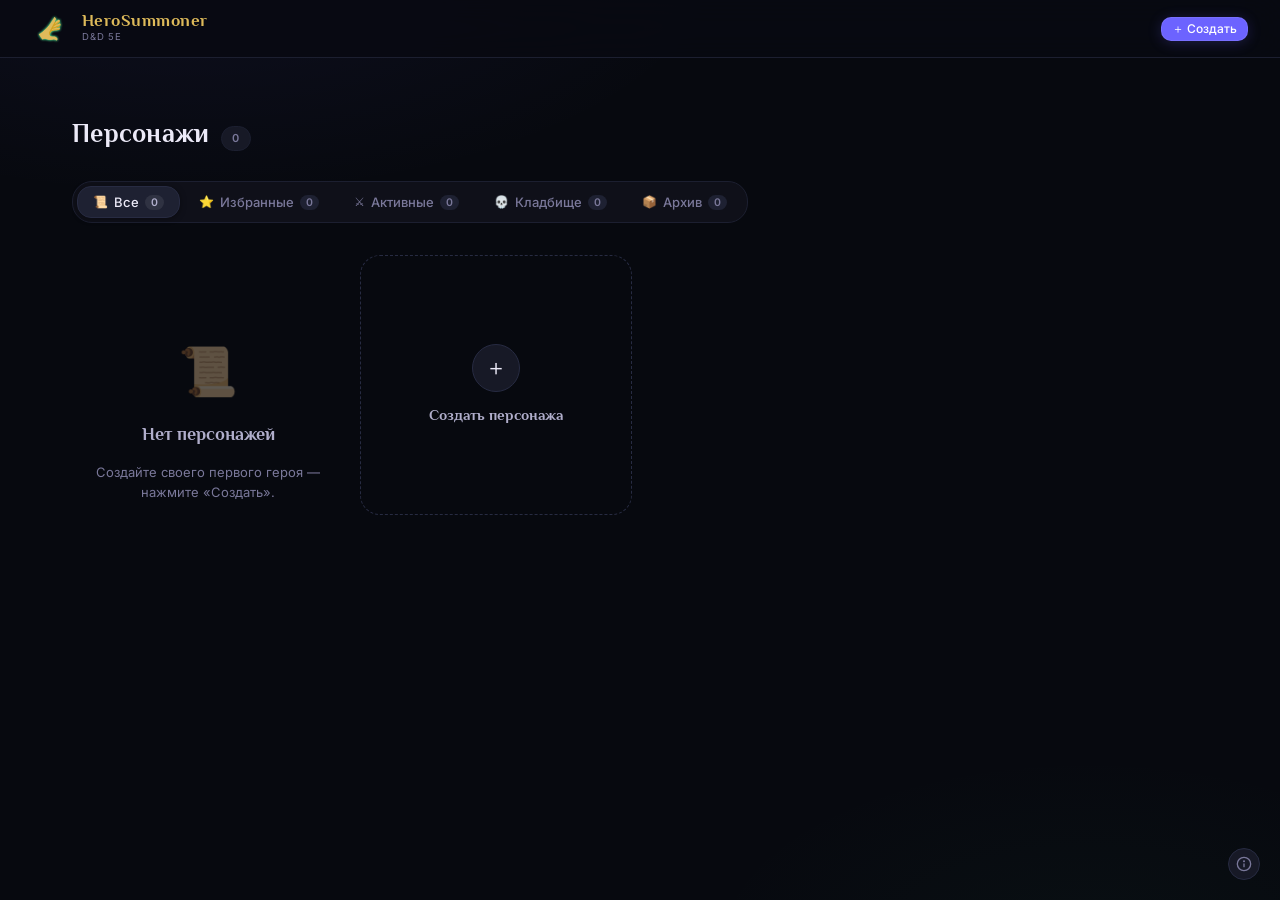
<file: index.html>
<!DOCTYPE html>
<html lang="ru">
<head>
  <meta charset="UTF-8">
  <meta name="viewport" content="width=device-width, initial-scale=1.0">
  <meta name="description" content="D&D 5e Character Sheet — PWA">
  <meta name="theme-color" content="#07090F">
  <title>HeroSummoner</title>

  <!-- PWA -->
  <link rel="manifest" href="manifest.json">
  <link rel="icon" href="assets/icon_4.svg" type="image/svg+xml">
  <meta name="apple-mobile-web-app-capable" content="yes">
  <meta name="apple-mobile-web-app-status-bar-style" content="black-translucent">

  <!-- Styles -->
  <link rel="stylesheet" href="css/tokens.css">
  <link rel="stylesheet" href="css/base.css">
  <link rel="stylesheet" href="css/characters.css">
  <link rel="stylesheet" href="css/create-new.css">
  <link rel="stylesheet" href="css/sheet.css">
</head>
<body>
  <div id="app">
    <header class="app-header">
      <a href="#/" class="logo" aria-label="HeroSummoner — главная">
        <div class="logo-mark"><img src="assets/icon_4.svg" alt="" width="28" height="28" style="display:block;object-fit:contain"></div>
        <div class="logo-text-block">
          <span class="logo-name">HeroSummoner</span>
          <span class="logo-tagline">D&amp;D 5e</span>
        </div>
      </a>
      <nav id="header-actions" class="header-actions"></nav>
    </header>

    <main id="main" class="main-content"></main>
  </div>

  <script type="module" src="js/app.js"></script>
</body>
</html>
</file>
<file: css/tokens.css>
/* ═══════════════════════════════════════════
   HeroSummoner — Design Tokens
   Source: Colors mockup palette
═══════════════════════════════════════════ */
:root {
  /* ── Base surfaces ── */
  --bg:           #07090F;
  --bg-raised:    #0C0E18;
  --surface:      #0F1019;
  --surface-2:    #171926;
  --surface-3:    #1E2132;

  /* ── Borders ── */
  --border:       #1C1F30;
  --border-2:     #272B42;
  --border-3:     #363D5E;

  /* ── Text ── */
  --text-primary:   #ECEAF8;
  --text-secondary: #B0AECB;
  --text-muted:     #7A789A;
  --text-disabled:  #4A4868;

  /* ── Accent — indigo ── */
  --accent:       #6C63FF;
  --accent-soft:  #9C96FF;
  --accent-bg:    rgba(108,99,255,0.09);
  --accent-glow:  rgba(108,99,255,0.22);

  /* ── Gold ── */
  --gold:         #C9A23C;
  --gold-soft:    #DEBA5A;
  --gold-bg:      rgba(201,162,60,0.12);
  --gold-dim:     #7A6128;

  /* ── HP / life states ── */
  --hp-full:      #3AB870;
  --hp-mid:       #E07B1A;
  --hp-low:       #D03535;
  --dead-accent:  #7A3A52;
  --dead-border:  #3A1E28;

  /* ── Danger ── */
  --danger:       #E05555;
  --danger-bg:    rgba(224,85,85,0.08);

  /* ── Shadows ── */
  --shadow-sm:   0 1px 3px rgba(0,0,0,0.5);
  --shadow-md:   0 4px 20px rgba(0,0,0,0.6);
  --shadow-lg:   0 16px 52px rgba(0,0,0,0.75);
  --shadow-card: 0 0 0 1px var(--border), 0 4px 24px rgba(0,0,0,0.55);

  /* ── Radius ── */
  --r-sm:   6px;
  --r-md:   10px;
  --r-lg:   14px;
  --r-xl:   20px;
  --r-full: 999px;

  /* ── Typography ── */
  --font-body:    'Inter', system-ui, sans-serif;
  --font-display: 'Philosopher', Georgia, serif;

  /* ── Class colours ── */
  --c-barbarian:  #C03535;
  --c-bard:       #D33682;
  --c-cleric:     #5A90D4;
  --c-druid:      #4AAB3A;
  --c-fighter:    #839496;
  --c-monk:       #CB4B16;
  --c-paladin:    #D4A017;
  --c-ranger:     #3AAB72;
  --c-rogue:      #2AA198;
  --c-sorcerer:   #6C71C4;
  --c-warlock:    #6C3A8A;
  --c-wizard:     #7A5DC7;
  --c-artificer:  #C08030;

  /* ── Semantic label colours ── */
  --col-class: #6C63FF;
  --col-race:  #3AAB72;
  --col-bg-s:  #C9A23C;

  /* ── Ability-score colours (skill chip grouping) ──
     Muted/dusty tones matching the rest of the dark palette — see
     docs/reviews/2026-09-10_class-screen-feedback.md (skill colouring) and the
     designer pass that picked "Палитра 2". */
  --ab-str: #C77B62;
  --ab-dex: #5FA79C;
  --ab-int: #6E93C9;
  --ab-wis: #93A466;
  --ab-cha: #B96FA0;

  /* ── Select control (выпадающий список / триггер мультиселекта) ──
     Единая система контролов выбора, см. блок «Контрол выбора» в конце css/create-new.css
     и qa/reports/controls_design_pass.md (мини-гайд). */
  --sel-h:            28px;            /* компактный размер: строки «подпись | контрол», инлайн */
  --sel-pad-x:        10px;
  --sel-pad-r:        28px;            /* справа — место под стрелку */
  --sel-fs:           12px;
  --sel-radius:       var(--r-sm);
  --sel-min-w:        160px;
  --sel-bg:           var(--surface-2);
  --sel-bg-inset:     var(--surface-3); /* внутри карточек с фоном surface-2 */
  --sel-border:       var(--border-2);
  --sel-border-hover: var(--border-3);
  --sel-ring:         0 0 0 2px var(--accent-glow);
  --sel-arrow:    url("data:image/svg+xml,%3Csvg xmlns='http://www.w3.org/2000/svg' width='8' height='5' viewBox='0 0 8 5'%3E%3Cpath d='M0 0h8L4 5z' fill='%23B0AECB'/%3E%3C/svg%3E");
  --sel-arrow-up: url("data:image/svg+xml,%3Csvg xmlns='http://www.w3.org/2000/svg' width='8' height='5' viewBox='0 0 8 5'%3E%3Cpath d='M0 5h8L4 0z' fill='%239C96FF'/%3E%3C/svg%3E");
  --sel-arrow-size:   8px 5px;

  /* ── Transitions ── */
  --t-fast: 0.15s ease;
  --t-mid:  0.25s ease;
  --t-slow: 0.4s ease;
}
</file>
<file: css/base.css>
/* ═══════════════════════════════════════════
   HeroSummoner — Base & Global Styles
═══════════════════════════════════════════ */
@import url('https://fonts.googleapis.com/css2?family=Philosopher:ital,wght@0,400;0,700;1,400;1,700&family=Inter:wght@300;400;500;600;700&display=swap');

*, *::before, *::after { box-sizing: border-box; margin: 0; padding: 0; }

html {
  -webkit-font-smoothing: antialiased;
  -moz-osx-font-smoothing: grayscale;
}

body {
  background-color: var(--bg);
  background-image:
    radial-gradient(ellipse 70% 45% at 15% -5%, rgba(108,99,255,0.07) 0%, transparent 60%),
    radial-gradient(ellipse 50% 35% at 85% 105%, rgba(58,171,114,0.04) 0%, transparent 60%);
  color: var(--text-primary);
  font-family: var(--font-body);
  font-size: 14px;
  line-height: 1.5;
  min-height: 100vh;
}

/* Scrollbar */
::-webkit-scrollbar { width: 6px; height: 6px; }
::-webkit-scrollbar-track { background: transparent; }
::-webkit-scrollbar-thumb { background: var(--border-2); border-radius: var(--r-full); }
::-webkit-scrollbar-thumb:hover { background: var(--border-3); }

/* ════════════════════════════════
   APP SHELL
════════════════════════════════ */
#app { display: flex; flex-direction: column; min-height: 100vh; }

.main-content {
  flex: 1;
  padding-top: 74px; /* header height + padding */
  overflow-x: hidden;
}

/* ════════════════════════════════
   HEADER
════════════════════════════════ */
.app-header {
  height: auto;
  min-height: 58px;
  padding: 8px 32px;
  display: flex;
  align-items: center;
  justify-content: space-between;
  background: rgba(8,10,18,0.88);
  backdrop-filter: blur(20px) saturate(1.3);
  -webkit-backdrop-filter: blur(20px) saturate(1.3);
  border-bottom: 1px solid var(--border);
  position: fixed;
  top: 0; left: 0; right: 0;
  z-index: 200;
}

.logo {
  display: flex;
  align-items: center;
  gap: 12px;
  text-decoration: none;
}

.logo-mark {
  width: 38px; height: 38px;
  background: none;
  border-radius: 0;
  display: flex; align-items: center; justify-content: center;
  font-size: 16px; overflow: visible;
  box-shadow: none;
  flex-shrink: 0;
  user-select: none;
}

.logo-text-block { display: flex; flex-direction: column; }

.logo-name {
  font-family: var(--font-display);
  font-size: 16.5px;
  font-weight: 700;
  color: var(--gold-soft);
  letter-spacing: 0.03em;
  line-height: 1.1;
}

.logo-tagline {
  font-size: 9.5px;
  color: var(--text-muted);
  letter-spacing: 0.09em;
  text-transform: uppercase;
}

.header-actions {
  display: flex;
  gap: 8px;
  align-items: center;
}

/* ════════════════════════════════
   BUTTONS
════════════════════════════════ */
.btn {
  display: inline-flex;
  align-items: center;
  gap: 6px;
  padding: 7px 14px;
  border-radius: var(--r-md);
  font-family: var(--font-body);
  font-size: 13px;
  font-weight: 500;
  cursor: pointer;
  border: none;
  transition: all var(--t-fast);
  white-space: nowrap;
  line-height: 1;
  text-decoration: none;
}

.btn:disabled { opacity: 0.45; cursor: not-allowed; }

.btn-ghost {
  background: transparent;
  color: var(--text-secondary);
  border: 1px solid var(--border-2);
}
.btn-ghost:hover:not(:disabled) {
  background: var(--surface-2);
  color: var(--text-primary);
  border-color: var(--border-3);
}

.btn-primary {
  background: var(--accent);
  color: #fff;
  border: 1px solid rgba(255,255,255,0.08);
  box-shadow: 0 2px 14px var(--accent-glow);
}
.btn-primary:hover:not(:disabled) {
  background: var(--accent-soft);
  box-shadow: 0 4px 24px rgba(108,99,255,0.38);
  transform: translateY(-1px);
}

.btn-danger {
  background: transparent;
  color: var(--danger);
  border: 1px solid rgba(224,85,85,0.3);
}
.btn-danger:hover:not(:disabled) {
  background: var(--danger-bg);
  border-color: var(--danger);
}

.btn-sm {
  padding: 5px 10px;
  font-size: 12px;
}

.btn-icon {
  padding: 7px;
  width: 34px; height: 34px;
  justify-content: center;
}

/* ════════════════════════════════
   PAGE LAYOUT
════════════════════════════════ */
.page-wrap {
  max-width: 1200px;
  margin: 0 auto;
  padding: 40px 32px 100px;
}

.page-header {
  display: flex;
  align-items: center;
  justify-content: space-between;
  margin-bottom: 28px;
  flex-wrap: wrap;
  gap: 12px;
}

.page-title-group {
  display: flex;
  align-items: baseline;
  gap: 12px;
}

.page-title {
  font-family: var(--font-display);
  font-size: 26px;
  font-weight: 700;
  color: var(--text-primary);
  letter-spacing: 0.01em;
}

.page-badge {
  font-size: 11px;
  font-weight: 600;
  color: var(--text-muted);
  background: var(--surface-2);
  border: 1px solid var(--border);
  border-radius: var(--r-full);
  padding: 3px 10px;
  letter-spacing: 0.03em;
}

/* ════════════════════════════════
   UPDATE BANNER
════════════════════════════════ */
.update-banner {
  position: fixed;
  bottom: 76px; right: 16px; z-index: 400;
  background: var(--surface-2);
  border: 1px solid var(--border-2);
  border-radius: var(--r-xl);
  padding: 10px 14px;
  display: flex; align-items: center; gap: 12px;
  box-shadow: var(--shadow-md);
  font-size: 13px; color: var(--text-primary);
  animation: slideUp .25s ease;
}

@keyframes slideUp {
  from { opacity: 0; transform: translateY(8px); }
  to   { opacity: 1; transform: translateY(0); }
}

/* ════════════════════════════════
   MODAL / DIALOG
════════════════════════════════ */
.modal-backdrop {
  position: fixed;
  inset: 0;
  background: rgba(0,0,0,0.72);
  backdrop-filter: blur(4px);
  z-index: 500;
  display: flex;
  align-items: center;
  justify-content: center;
  padding: 16px;
}

.modal {
  background: var(--surface);
  border: 1px solid var(--border-2);
  border-radius: var(--r-xl);
  padding: 28px;
  max-width: 440px;
  width: 100%;
  box-shadow: var(--shadow-lg);
}

.modal-title {
  font-family: var(--font-display);
  font-size: 18px;
  font-weight: 700;
  color: var(--text-primary);
  margin-bottom: 10px;
}

.modal-body {
  font-size: 13.5px;
  color: var(--text-secondary);
  line-height: 1.55;
  margin-bottom: 22px;
}

.modal-actions {
  display: flex;
  gap: 10px;
  justify-content: flex-end;
}

/* ════════════════════════════════
   TOAST
════════════════════════════════ */
#toast-container {
  position: fixed;
  bottom: 28px;
  right: 28px;
  z-index: 999;
  display: flex;
  flex-direction: column;
  gap: 8px;
  align-items: flex-end;
}

.toast {
  padding: 10px 16px;
  border-radius: var(--r-md);
  font-size: 13px;
  font-weight: 500;
  background: var(--surface-3);
  border: 1px solid var(--border-2);
  color: var(--text-primary);
  box-shadow: var(--shadow-md);
  animation: toast-in 0.22s ease;
  max-width: 320px;
}
.toast.toast-success { border-color: rgba(58,184,112,0.3); color: #7ADBA4; }
.toast.toast-error   { border-color: rgba(208,53,53,0.3);  color: #F5A0A0; }

@keyframes toast-in {
  from { opacity: 0; transform: translateY(10px); }
  to   { opacity: 1; transform: translateY(0); }
}

/* ════════════════════════════════
   SPINNER
════════════════════════════════ */
.spinner {
  width: 20px; height: 20px;
  border: 2px solid var(--border-2);
  border-top-color: var(--accent);
  border-radius: 50%;
  animation: spin 0.7s linear infinite;
  display: inline-block;
}
@keyframes spin { to { transform: rotate(360deg); } }

/* ════════════════════════════════
   RESPONSIVE
════════════════════════════════ */
@media (max-width: 600px) {
  .app-header { padding: 0 16px; }
  .page-wrap  { padding: 24px 16px 80px; }
  .logo-tagline { display: none; }
}
</file>
<file: css/characters.css>
/* ═══════════════════════════════════════════
   HeroSummoner — Characters List Screen
═══════════════════════════════════════════ */

/* ════════════════════════════════
   FILTER TABS
════════════════════════════════ */
.filter-wrap { margin-bottom: 28px; overflow-x: auto; padding-bottom: 4px; }

.filter-tabs {
  display: inline-flex;
  gap: 3px;
  background: var(--surface);
  border: 1px solid var(--border);
  border-radius: var(--r-xl);
  padding: 4px;
  white-space: nowrap;
}

.tab {
  display: inline-flex;
  align-items: center;
  gap: 6px;
  padding: 7px 15px;
  border-radius: var(--r-lg);
  font-size: 13px;
  font-weight: 500;
  color: var(--text-muted);
  cursor: pointer;
  border: 1px solid transparent;
  background: transparent;
  transition: all 0.14s ease;
  white-space: nowrap;
  font-family: var(--font-body);
}

.tab:hover:not(.is-active) {
  color: var(--text-secondary);
  background: var(--surface-2);
}

.tab.is-active {
  background: var(--surface-3);
  border-color: var(--border-2);
  color: var(--text-primary);
  box-shadow: 0 1px 6px rgba(0,0,0,0.35);
}

.tab[data-filter="fav"].is-active     { color: var(--gold-soft);  border-color: rgba(201,162,60,0.3);  background: rgba(201,162,60,0.08); }
.tab[data-filter="active"].is-active  { color: #6DD89C;           border-color: rgba(58,171,114,0.3);  background: rgba(58,171,114,0.08); }
.tab[data-filter="dead"].is-active    { color: #C098A8;           border-color: rgba(122,58,82,0.35);  background: rgba(122,58,82,0.10); }
.tab[data-filter="archive"].is-active { color: var(--accent-soft);border-color: rgba(108,99,255,0.3);  background: var(--accent-bg); }

.tab-icon  { font-size: 12px; line-height: 1; }
.tab-count {
  font-size: 10.5px;
  font-weight: 600;
  padding: 1px 6px;
  border-radius: var(--r-full);
  background: var(--surface-3);
  color: var(--text-muted);
  min-width: 18px;
  text-align: center;
}
.tab.is-active .tab-count {
  background: rgba(255,255,255,0.08);
  color: var(--text-secondary);
}

/* ════════════════════════════════
   IMPORT BAR
════════════════════════════════ */
.import-bar {
  display: flex;
  align-items: center;
  gap: 14px;
  padding: 13px 18px;
  background: var(--surface);
  border: 1px solid var(--border);
  border-radius: var(--r-lg);
  margin-bottom: 32px;
  cursor: pointer;
  transition: border-color var(--t-fast);
}
.import-bar:hover { border-color: var(--border-2); }

.import-bar-icon { font-size: 17px; flex-shrink: 0; opacity: 0.6; }
.import-bar-text { flex: 1; font-size: 13px; color: var(--text-secondary); line-height: 1.45; }
.import-bar-text strong { color: var(--text-primary); font-weight: 500; }
#import-file-input { display: none; }

/* ════════════════════════════════
   CARDS GRID
════════════════════════════════ */
.char-grid {
  display: grid;
  grid-template-columns: repeat(auto-fill, minmax(218px, 1fr));
  gap: 16px;
  align-items: start;
}

/* ════════════════════════════════
   CHARACTER CARD
════════════════════════════════ */
.char-card {
  background: var(--surface);
  border-radius: var(--r-xl);
  border: 1px solid var(--border);
  overflow: hidden;
  display: flex;
  flex-direction: column;
  cursor: pointer;
  transition:
    transform 0.22s cubic-bezier(.25,.46,.45,.94),
    box-shadow 0.22s ease,
    border-color 0.2s ease;
  position: relative;
  --card-accent: var(--accent);
}

/* Top class-colour line */
.char-card::before {
  content: '';
  position: absolute;
  top: 0; left: 0; right: 0;
  height: 2.5px;
  background: var(--card-accent);
  opacity: 0.72;
  pointer-events: none;
  z-index: 2;
}

.char-card:hover {
  transform: translateY(-5px);
  border-color: var(--border-2);
  box-shadow: 0 22px 60px rgba(0,0,0,0.7), 0 0 0 1px var(--border-2);
}

/* Draft state */
.char-card.is-draft { border-color: rgba(108,99,255,0.35); opacity: 0.82; }
.char-card.is-draft:hover { border-color: var(--accent); opacity: 1; }
.badge-draft {
  position: absolute; z-index: 4;
  bottom: 40px; left: 11px;
  background: rgba(108,99,255,0.82);
  color: #fff;
  font-size: 9px;
  font-weight: 700;
  letter-spacing: 0.06em;
  text-transform: uppercase;
  padding: 3px 7px;
  border-radius: var(--r-full);
}

/* Dead state */
.char-card.is-dead { border-color: var(--dead-border); background: #0C0A10; }
.char-card.is-dead::before { background: var(--dead-accent); opacity: 0.55; }
.char-card.is-dead:hover   { border-color: #5A2838; }
.char-card.is-dead .portrait-img { filter: grayscale(100%) brightness(0.52) contrast(1.1); }

/* ── Portrait ── */
.portrait {
  position: relative;
  width: 100%;
  padding-bottom: 118%;
  overflow: hidden;
  background: var(--surface-2);
  flex-shrink: 0;
}

.portrait-img {
  position: absolute;
  inset: 0;
  width: 100%; height: 100%;
  object-fit: cover;
  object-position: center 10%;
  transition: transform 0.5s cubic-bezier(.25,.46,.45,.94), filter 0.3s;
}
.char-card:hover .portrait-img { transform: scale(1.06); }

/* Cinematic gradient */
.portrait::after {
  content: '';
  position: absolute;
  inset: 0;
  background: linear-gradient(
    to bottom,
    rgba(7,9,15,0.25)  0%,
    transparent        22%,
    transparent        38%,
    rgba(7,9,15,0.55)  62%,
    rgba(7,9,15,0.97) 100%
  );
  pointer-events: none;
  z-index: 1;
}

/* Portrait fallback (initials) */
.portrait-fallback {
  position: absolute;
  inset: 0;
  display: flex;
  align-items: center;
  justify-content: center;
  background: linear-gradient(160deg, var(--surface-2) 0%, var(--bg) 100%);
}
.portrait-fallback::before {
  content: '';
  position: absolute;
  inset: 0;
  background: radial-gradient(ellipse at 50% 40%, var(--accent-bg) 0%, transparent 68%);
}
.portrait-fallback-text {
  font-family: var(--font-display);
  font-size: 52px;
  font-weight: 700;
  color: var(--border-2);
  letter-spacing: 0.06em;
  user-select: none;
  position: relative;
  z-index: 1;
}

/* Dead skull overlay */
.dead-overlay {
  position: absolute;
  inset: 0;
  z-index: 3;
  display: none;
  align-items: center;
  justify-content: center;
  pointer-events: none;
}
.is-dead .dead-overlay { display: flex; }
.dead-overlay-icon { font-size: 52px; filter: drop-shadow(0 2px 12px rgba(0,0,0,0.9)); opacity: 0.78; }

/* ── Badges ── */
.badge {
  position: absolute;
  z-index: 4;
  display: inline-flex;
  align-items: center;
  gap: 3px;
  padding: 3px 8px;
  border-radius: var(--r-full);
  font-size: 10.5px;
  font-weight: 700;
  line-height: 1;
  backdrop-filter: blur(14px) saturate(1.6);
  -webkit-backdrop-filter: blur(14px) saturate(1.6);
  border: 1px solid rgba(255,255,255,0.07);
  letter-spacing: 0.03em;
}

.badge-level {
  top: 11px; left: 11px;
  background: linear-gradient(135deg, rgba(96,72,24,0.94), rgba(201,162,60,0.94));
  color: #180E00;
  font-family: var(--font-display);
  font-size: 11px;
  border-color: rgba(201,162,60,0.22);
  box-shadow: 0 2px 10px rgba(0,0,0,0.5);
}
.is-dead .badge-level { background: rgba(38,26,32,0.92); color: #806070; border-color: rgba(90,50,65,0.25); }

.badge-hp { bottom: 11px; right: 11px; }
.badge-hp.hp-full { background: rgba(18,68,40,0.92);  color: #7ADBA4; border-color: rgba(58,184,112,0.18); }
.badge-hp.hp-mid  { background: rgba(82,44,8,0.92);   color: #F5BC72; border-color: rgba(224,123,26,0.18); }
.badge-hp.hp-low  { background: rgba(76,20,20,0.92);  color: #F5A0A0; border-color: rgba(208,53,53,0.18);  }
.badge-hp.hp-dead { background: rgba(42,18,28,0.92);  color: #C098B0; border-color: rgba(122,58,82,0.22); font-weight: 500; font-style: italic; }

/* ── Favourite button ── */
.fav-btn {
  position: absolute;
  top: 9px; right: 9px;
  z-index: 5;
  width: 28px; height: 28px;
  border-radius: 50%;
  display: flex; align-items: center; justify-content: center;
  font-size: 13px;
  background: rgba(7,9,15,0.62);
  backdrop-filter: blur(10px);
  -webkit-backdrop-filter: blur(10px);
  border: 1px solid rgba(255,255,255,0.07);
  color: var(--text-muted);
  cursor: pointer;
  opacity: 0;
  transition: opacity 0.15s, transform 0.2s cubic-bezier(.34,1.56,.64,1), color 0.15s, background 0.15s;
}
.char-card:hover .fav-btn { opacity: 1; }
.fav-btn.is-active {
  opacity: 1;
  color: var(--gold-soft);
  background: rgba(201,162,60,0.22);
  border-color: rgba(201,162,60,0.3);
}
.fav-btn:hover { transform: scale(1.2); }

/* ── Card info ── */
.card-info {
  padding: 13px 14px 10px 13px;
  display: flex;
  flex-direction: column;
  gap: 2px;
  flex: 1;
  border-left: 2.5px solid var(--card-accent);
  opacity: 0.85;
  transition: opacity var(--t-fast);
}
.char-card:hover .card-info { opacity: 1; }

.card-name {
  font-family: var(--font-display);
  font-size: 15.5px;
  font-weight: 700;
  color: var(--text-primary);
  line-height: 1.2;
  white-space: nowrap;
  overflow: hidden;
  text-overflow: ellipsis;
  letter-spacing: 0.01em;
}
.is-dead .card-name { color: var(--text-secondary); }

.card-class {
  font-size: 12px;
  color: var(--text-secondary);
  display: flex;
  align-items: center;
  gap: 4px;
  margin-top: 2px;
}
.card-class-name { color: var(--text-primary); font-weight: 500; }
.card-sep { color: var(--text-disabled); font-size: 9px; }
.card-race { font-size: 11.5px; color: var(--text-muted); margin-top: 1px; }
.card-background { font-size: 11px; color: var(--text-disabled); font-style: italic; margin-top: 1px; }

/* ── Card actions ── */
.card-actions {
  display: grid;
  grid-template-columns: 1fr 36px 36px 36px;
  border-top: 1px solid var(--border);
  margin-top: 4px;
}

.card-action {
  display: flex;
  align-items: center;
  justify-content: center;
  gap: 5px;
  padding: 9px 6px;
  font-family: var(--font-body);
  font-size: 12px;
  font-weight: 500;
  color: var(--text-muted);
  background: transparent;
  border: none;
  cursor: pointer;
  transition: background var(--t-fast), color var(--t-fast);
  position: relative;
}
.card-action + .card-action { border-left: 1px solid var(--border); }
.card-action:hover { background: var(--surface-2); }

.card-action.action-open:hover { color: var(--accent-soft); background: var(--accent-bg); }
.card-action.action-pdf:hover  { color: var(--gold-soft);   background: var(--gold-bg); }
.card-action.action-json:hover { color: #64C4E0;            background: rgba(100,196,224,0.08); }
.card-action.action-del:hover  { color: var(--danger);      background: var(--danger-bg); }

/* Tooltip */
.card-action[data-tip]:hover::after {
  content: attr(data-tip);
  position: absolute;
  bottom: calc(100% + 7px);
  left: 50%; transform: translateX(-50%);
  background: var(--surface-3);
  border: 1px solid var(--border-2);
  color: var(--text-secondary);
  font-size: 10.5px;
  padding: 4px 9px;
  border-radius: var(--r-sm);
  white-space: nowrap;
  z-index: 99;
  pointer-events: none;
  box-shadow: 0 4px 14px rgba(0,0,0,0.55);
}

/* ════════════════════════════════
   NEW CHARACTER CARD
════════════════════════════════ */
.new-card {
  border: 1.5px dashed var(--border-2);
  border-radius: var(--r-xl);
  display: flex;
  flex-direction: column;
  align-items: center;
  justify-content: center;
  gap: 12px;
  padding: 44px 20px;
  cursor: pointer;
  background: transparent;
  min-height: 260px;
  transition: all 0.2s ease;
  text-align: center;
  text-decoration: none;
}
.new-card:hover {
  border-color: var(--accent);
  background: var(--accent-bg);
  box-shadow: 0 0 44px var(--accent-glow), inset 0 1px 0 rgba(108,99,255,0.1);
}

.new-card-icon {
  width: 48px; height: 48px;
  border-radius: 50%;
  background: var(--surface-2);
  border: 1px solid var(--border-2);
  display: flex; align-items: center; justify-content: center;
  font-size: 22px;
  transition: all 0.2s ease;
}
.new-card:hover .new-card-icon {
  background: var(--accent-bg);
  border-color: var(--accent);
  box-shadow: 0 0 18px var(--accent-glow);
}

.new-card-label {
  font-family: var(--font-display);
  font-size: 15px;
  font-weight: 700;
  color: var(--text-secondary);
  transition: color 0.2s;
}
.new-card:hover .new-card-label { color: var(--accent-soft); }

.new-card-hint { font-size: 11.5px; color: var(--text-disabled); }

/* ════════════════════════════════
   ARCHIVE SUB-SECTIONS
════════════════════════════════ */
.archive-sub {
  grid-column: 1 / -1;  /* span all grid columns */
  margin-bottom: 32px;
}
.archive-sub-hd {
  display: flex;
  align-items: center;
  gap: 8px;
  padding-bottom: 10px;
  margin-bottom: 14px;
  border-bottom: 1px solid var(--border);
}
.archive-sub-title {
  font-family: var(--font-display);
  font-size: 14px;
  font-weight: 700;
  color: var(--text-secondary);
  letter-spacing: 0.04em;
  text-transform: uppercase;
}
.archive-sub-count {
  font-size: 11px;
  color: var(--text-muted);
  background: var(--surface-2);
  border: 1px solid var(--border);
  border-radius: var(--r-full);
  padding: 1px 8px;
}
.archive-sub-empty {
  font-size: 13px;
  color: var(--text-muted);
  padding: 12px 0;
}
.archive-sub-grid {
  /* inherits .char-grid layout */
}

/* ════════════════════════════════
   EMPTY STATE
════════════════════════════════ */
.empty-state {
  text-align: center;
  padding: 80px 20px;
  display: flex;
  flex-direction: column;
  align-items: center;
  gap: 14px;
}

.empty-state-icon { font-size: 48px; opacity: 0.35; }

.empty-state-title {
  font-family: var(--font-display);
  font-size: 18px;
  font-weight: 700;
  color: var(--text-secondary);
}

.empty-state-text { font-size: 13px; color: var(--text-muted); max-width: 280px; line-height: 1.55; }

/* ── Attribution ── */
.attr-btn {
  position: fixed;
  bottom: 20px;
  right: 20px;
  z-index: 100;
  background: var(--surface-2);
  border: 1px solid var(--border-2);
  border-radius: 50%;
  width: 32px;
  height: 32px;
  display: flex;
  align-items: center;
  justify-content: center;
  color: var(--text-muted);
  cursor: pointer;
  transition: color var(--t-fast), border-color var(--t-fast), background var(--t-fast);
}
.attr-btn:hover { color: var(--text-secondary); border-color: var(--border-3); background: var(--surface-3); }

.attr-overlay {
  position: fixed;
  inset: 0;
  background: rgba(0,0,0,.55);
  display: flex;
  align-items: center;
  justify-content: center;
  z-index: 9000;
  padding: 16px;
}

.attr-modal {
  background: var(--surface-2);
  border: 1px solid var(--border-2);
  border-radius: var(--r-xl);
  width: 100%;
  max-width: 480px;
  max-height: 80vh;
  display: flex;
  flex-direction: column;
  overflow: hidden;
}

.attr-header {
  display: flex;
  align-items: center;
  justify-content: space-between;
  padding: 16px 20px 12px;
  border-bottom: 1px solid var(--border);
}

.attr-title {
  font-family: var(--font-display);
  font-size: 14px;
  font-weight: 700;
  color: var(--text-primary);
  letter-spacing: .03em;
}

.attr-close {
  background: none;
  border: none;
  color: var(--text-muted);
  font-size: 18px;
  cursor: pointer;
  padding: 0 4px;
  line-height: 1;
  transition: color var(--t-fast);
}
.attr-close:hover { color: var(--text-primary); }

.attr-body {
  overflow-y: auto;
  padding: 16px 20px 20px;
  display: flex;
  flex-direction: column;
  gap: 16px;
}

.attr-section { display: flex; flex-direction: column; gap: 6px; }

.attr-section-title {
  font-size: 10px;
  font-weight: 700;
  text-transform: uppercase;
  letter-spacing: .09em;
  color: var(--text-muted);
  margin: 0;
}

.attr-section p {
  font-size: 12px;
  color: var(--text-secondary);
  line-height: 1.6;
  margin: 0;
}

.attr-link {
  color: var(--accent-soft);
  text-decoration: none;
}
.attr-link:hover { text-decoration: underline; }

.attr-item-name {
  color: var(--text-primary);
  font-weight: 600;
}

.attr-disclaimer {
  font-style: italic;
  color: var(--text-muted) !important;
}
</file>
<file: css/create-new.css>
/* ═══════════════════════════════════════════════
   HeroSummoner — Create Character (new flow)
═══════════════════════════════════════════════ */

/* ── Landing ── */

.cnew-landing {
  display: flex;
  align-items: center;
  justify-content: center;
  min-height: calc(100vh - 56px);
  padding: 24px 16px;
}

.cnew-landing-card {
  width: 100%;
  max-width: 520px;
  display: flex;
  flex-direction: column;
  gap: 24px;
}

.cnew-name-block {
  display: flex;
  flex-direction: column;
  gap: 8px;
}

.cnew-name-input {
  width: 100%;
  background: var(--surface-2);
  border: 1.5px solid var(--border-2);
  border-radius: var(--r-lg);
  padding: 14px 10px;
  font-family: var(--font-display);
  font-size: 22px;
  font-weight: 700;
  color: var(--text-primary);
  outline: none;
  transition: border-color var(--t-fast);
  box-sizing: border-box;
}
.cnew-name-input::placeholder { color: var(--text-muted); font-weight: 400; }
.cnew-name-input:focus { border-color: var(--accent); }

.cnew-name-hint {
  font-size: 12px;
  color: var(--text-muted);
  line-height: 1.5;
  margin: 0;
  padding: 0 10px 0 10px;
}

.cnew-order-hint {
  font-size: 13px;
  color: var(--text-secondary);
  line-height: 1.5;
  margin: 0 10px 0 10px;
  padding: 16px 0 0;
  border-top: 1px solid var(--border);
}

.cnew-big-btns {
  display: grid;
  grid-template-columns: 1fr 1fr;
  gap: 12px;
}

.cnew-big-btn {
  display: flex;
  flex-direction: column;
  align-items: center;
  gap: 8px;
  min-height: 110px;
  padding: 20px 16px;
  background: var(--surface-2);
  border: 1.5px solid var(--border-2);
  border-radius: var(--r-xl);
  cursor: pointer;
  transition: background var(--t-fast), border-color var(--t-fast), transform var(--t-fast);
  color: var(--text-primary);
}
.cnew-big-btn:hover {
  background: var(--surface-3);
  border-color: var(--accent);
  transform: translateY(-2px);
}
.cnew-big-btn--secondary { border-color: var(--border); }
.cnew-big-btn--secondary:hover { border-color: var(--border-3); }

.cnew-big-btn-icon {
  display: flex;
  align-items: center;
  justify-content: center;
  color: var(--accent-soft);
  opacity: 0.8;
  transition: color var(--t-fast), opacity var(--t-fast);
}
.cnew-big-btn--secondary .cnew-big-btn-icon { color: var(--accent-soft); opacity: 0.8; }

.cnew-big-btn:hover .cnew-big-btn-icon        { color: var(--accent); opacity: 1; }
.cnew-big-btn--secondary:hover .cnew-big-btn-icon { color: var(--accent-soft); opacity: 0.9; }
.cnew-big-btn:active .cnew-big-btn-icon       { opacity: 0.6; }

.cnew-big-btn-title {
  font-family: var(--font-display);
  font-size: 16px;
  font-weight: 700;
  letter-spacing: .02em;
}

.cnew-big-btn-sub {
  font-size: 11px;
  color: var(--text-muted);
  text-align: center;
  line-height: 1.4;
}

/* Done-state button */
.cnew-big-btn.is-done {
  border-color: var(--accent);
  box-shadow: 0 0 0 1px var(--accent), 0 4px 20px rgba(108,99,255,0.22);
  background: rgba(108,99,255,0.07);
}
.cnew-big-btn.is-done:hover {
  box-shadow: 0 0 0 1px var(--accent), 0 6px 28px rgba(108,99,255,0.32);
}
.cnew-big-btn.is-done .cnew-big-btn-icon { color: var(--accent); opacity: 1; }

.cnew-big-btn-status {
  font-size: 10px;
  font-weight: 600;
  color: var(--text-muted);
  letter-spacing: 0.04em;
  text-transform: uppercase;
  margin-top: auto;
  padding-top: 4px;
}
.cnew-big-btn-status.is-done {
  color: var(--accent-soft);
}

/* Landing CTA bar */
.cnew-landing-cta {
  margin-top: 4px;
  display: flex;
  flex-direction: column; /* Б2: подсказка B-39 — под кнопкой, а не рядом (на телефоне сжимала кнопку) */
  align-items: stretch;
  justify-content: center;
}
.cnew-cta-btn {
  width: 100%;
  justify-content: center;
  padding: 10px 20px;
  font-size: 14px;
}

/* ── Concept screen ── */

.cnew-concept {
  padding: 16px 24px 80px;
  display: flex;
  flex-direction: column;
  gap: 16px;
  max-width: 1100px;
  margin: 0 auto;
}

.cnew-concept-hd {
  display: flex;
  align-items: center;
  justify-content: space-between;
}

.cnew-concept-hd-title {
  font-family: var(--font-display);
  font-size: 18px;
  font-weight: 700;
  letter-spacing: .02em;
  color: var(--accent-soft);
}

.cnew-back-btn {
  background: var(--surface-2);
  border: 1px solid var(--border-2);
  border-radius: var(--r-md);
  padding: 6px 14px;
  font-size: 12px;
  font-weight: 600;
  color: var(--text-secondary);
  cursor: pointer;
  transition: background var(--t-fast), color var(--t-fast), border-color var(--t-fast);
}
.cnew-back-btn:hover {
  background: var(--surface-3);
  border-color: var(--border-3);
  color: var(--text-primary);
}

.cnew-save-bar {
  display: flex;
  justify-content: center;
  padding: 8px 0 16px;
}

.cnew-save-btn {
  background: var(--accent);
  border: 1.5px solid var(--accent);
  border-radius: var(--r-lg);
  padding: 14px 48px;
  font-family: var(--font-display);
  font-size: 16px;
  font-weight: 700;
  letter-spacing: .03em;
  color: #fff;
  cursor: pointer;
  transition: opacity var(--t-fast), transform var(--t-fast);
}
.cnew-save-btn:hover    { opacity: 0.88; }
.cnew-save-btn:active   { opacity: 0.7; transform: scale(0.98); }
.cnew-save-btn:disabled { opacity: 0.38; cursor: not-allowed; }

/* ── Section cards ── */
.cnew-sec {
  background: var(--surface-2);
  border: 1px solid var(--border);
  border-radius: var(--r-xl);
  padding: 14px 16px;
  display: flex;
  flex-direction: column;
  gap: 10px;
}

.cnew-sec-title {
  font-size: 9px;
  font-weight: 700;
  text-transform: uppercase;
  letter-spacing: .1em;
  color: var(--text-muted);
  margin: 0;
}

/* ── Личность: 3 поля в строку ── */
.cnew-identity-row {
  display: grid;
  grid-template-columns: 2fr 1.2fr 1fr;
  gap: 10px;
  align-items: end;
}

/* ── Средняя секция: внешность + характер ── */
.cnew-mid {
  display: grid;
  grid-template-columns: 1fr 1fr;
  gap: 12px;
  align-items: stretch;
}
/* Характер: равномерно распределить 4 поля по высоте секции */
.cnew-mid .cnew-sec { display: flex; flex-direction: column; gap: 10px; }
.cnew-mid .cnew-sec .cnew-field { flex: 1; display: flex; flex-direction: column; gap: 4px; }
.cnew-mid .cnew-sec .cnew-textarea { flex: 1; }

/* Аватар + физические параметры в одной строке */
.cnew-appear-top {
  display: flex;
  gap: 12px;
  align-items: stretch;   /* portrait matches phys-grid height */
}

.cnew-portrait-wrap {
  flex-shrink: 0;
  display: flex;
}

.cnew-portrait {
  width: 116px;
  height: 100%;
  min-height: 120px;
  background: var(--surface-3);
  border: 1.5px dashed var(--border-2);
  border-radius: var(--r-lg);
  cursor: pointer;
  overflow: hidden;
  display: flex;
  align-items: center;
  justify-content: center;
  transition: border-color var(--t-fast), background var(--t-fast);
}
.cnew-portrait:hover { border-color: var(--accent); }
.cnew-portrait-img   { width: 100%; height: 100%; object-fit: cover; }
.cnew-portrait-ph    { display: flex; flex-direction: column; align-items: center; gap: 4px; color: var(--text-muted); font-size: 11px; }
.cnew-portrait-ph-icon { opacity: 0.5; }

/* ── Physical traits grid ── */
.cnew-phys-row {
  display: grid;
  grid-template-columns: 1fr 1fr;
  gap: 4px 8px;
  flex: 1;
  align-content: start;
}
.cnew-phys-field { display: flex; flex-direction: column; gap: 3px; }
.cnew-phys-label {
  font-size: 9px; font-weight: 700; text-transform: uppercase;
  letter-spacing: .08em; color: var(--text-muted);
}
.cnew-phys-input {
  background: var(--surface-3);
  border: 1px solid var(--border);
  border-radius: var(--r-sm);
  padding: 5px 8px;
  font-size: 12px;
  color: var(--text-primary);
  outline: none;
  transition: border-color var(--t-fast);
  width: 100%;
  box-sizing: border-box;
}
.cnew-phys-input:focus { border-color: var(--accent); }

/* ── История / Прочее rows ── */
.cnew-half {
  display: grid;
  grid-template-columns: 1fr 1fr;
  gap: 12px;
  align-items: start;
}

/* ── Shared field styles ── */
.cnew-field { display: flex; flex-direction: column; gap: 4px; }

.cnew-label {
  font-size: 9px; font-weight: 700; text-transform: uppercase;
  letter-spacing: .08em; color: var(--text-muted);
}

.cnew-input,
.cnew-textarea {
  background: var(--surface-3);
  border: 1px solid var(--border);
  border-radius: var(--r-md);
  padding: 8px 12px;
  font-size: 13px;
  color: var(--text-primary);
  font-family: var(--font-body);
  outline: none;
  transition: border-color var(--t-fast);
  width: 100%;
  box-sizing: border-box;
  resize: vertical;
}
.cnew-input:focus,
.cnew-textarea:focus { border-color: var(--accent); }
.cnew-textarea       { min-height: 80px; line-height: 1.5; }
select.cnew-input    { cursor: pointer; appearance: auto; }
select.cnew-input option { background: var(--surface-3); }

/* ── Mechanics screen ── */

.mech-wrap {
  padding: 16px 24px 24px;
  display: flex;
  flex-direction: column;
  gap: 16px;
  max-width: 860px;
  margin: 0 auto;
  height: calc(100vh - 74px);
  box-sizing: border-box;
  overflow: hidden;
}

.mech-header {
  display: flex;
  align-items: center;
  justify-content: space-between;
}
.mech-header-btns { display: flex; gap: 8px; flex-wrap: wrap; justify-content: flex-end; }
/* Сброс (Б2): второстепенные кнопки — не спорят с «Далее» / «Создать персонажа» */
.mech-reset-btn:hover, .cnew-restart-btn:hover { color: var(--danger, #e5534b); border-color: var(--danger, #e5534b); }
.cnew-restart-btn { display: block; margin: 14px auto 0; }

/* Progress bar */
.mech-progress {
  display: flex;
  align-items: center;
  gap: 4px;
  flex-wrap: wrap;
  padding: 4px 0;
}

.mech-step {
  background: none;
  border: 1px solid var(--border);
  border-radius: var(--r-sm);
  padding: 5px 10px;
  font-size: 12px;
  font-weight: 600;
  color: var(--text-muted);
  cursor: default;
  transition: background var(--t-fast), color var(--t-fast), border-color var(--t-fast);
}
.mech-step.is-past {
  color: var(--text-secondary);
  border-color: var(--border-2);
  cursor: pointer;
}
.mech-step.is-past:hover {
  background: var(--surface-2);
  color: var(--text-primary);
  border-color: var(--border-3);
}
.mech-step.is-current {
  color: var(--accent-soft);
  border-color: var(--accent);
  background: var(--surface-2);
}
.mech-step.is-future {
  opacity: 0.4;
}
/* B-09: заблокированный шаг кликабелен — показывает подсказку «почему» */
.mech-step.is-locked { cursor: help; }
.mech-step.has-issue { border-color: var(--gold-dim); }
.mech-step-issue {
  display: inline-block;
  margin-left: 5px;
  min-width: 14px;
  padding: 0 3px;
  border-radius: var(--r-full);
  background: var(--gold);
  color: var(--bg);
  font-size: 10px;
  line-height: 14px;
  text-align: center;
}
.mech-progress-wrap { display: flex; flex-direction: column; gap: 4px; }
.mech-progress-hint {
  margin: 0;
  padding: 6px 10px;
  border: 1px solid var(--gold-dim);
  border-radius: var(--r-sm);
  background: var(--gold-bg);
  color: var(--text-secondary);
  font-size: 12px;
}
.mech-progress-hint[hidden] { display: none; }
.mech-progress-hint-go {
  background: none;
  border: none;
  padding: 0;
  color: var(--gold-soft);
  font: inherit;
  font-weight: 600;
  cursor: pointer;
  text-decoration: underline;
}
.mech-sep {
  color: var(--text-muted);
  font-size: 12px;
  opacity: 0.5;
  user-select: none;
}

/* Step content */
.mech-content {
  flex: 1;
  display: flex;
  flex-direction: column;
  gap: 16px;
  min-height: 0;
  min-width: 0;
}

.mech-step-body {
  flex: 1;
  display: flex;
  flex-direction: column;
  gap: 20px;
  min-height: 0;
  min-width: 0;
}

.mech-step-title {
  font-family: var(--font-display);
  font-size: 16px;
  font-weight: 700;
  color: var(--text-primary);
  margin: 0;
  letter-spacing: .02em;
}

/* Sourcebooks */
.mech-sources {
  display: flex;
  flex-direction: column;
  gap: 8px;
}
.mech-sources-label {
  font-size: 9px;
  font-weight: 700;
  text-transform: uppercase;
  letter-spacing: .1em;
  color: var(--text-muted);
  margin: 0;
}
.mech-src-chips {
  display: flex;
  flex-wrap: wrap;
  gap: 6px;
}
.mech-src-chip {
  background: var(--surface-2);
  border: 1px solid var(--border-2);
  border-radius: var(--r-sm);
  padding: 4px 10px;
  font-size: 12px;
  font-weight: 600;
  color: var(--text-secondary);
  cursor: pointer;
  transition: background var(--t-fast), border-color var(--t-fast), color var(--t-fast);
}
.mech-src-chip:hover:not(:disabled) { background: var(--surface-3); border-color: var(--border-3); }
.mech-src-chip.is-active { color: var(--accent-soft); border-color: var(--accent); background: var(--surface-3); }
.mech-src-chip.is-locked { opacity: 0.55; cursor: default; }

.mech-src-hint {
  font-size: 11px;
  color: var(--text-muted);
  margin: 0;
}

/* Footer with next button */
.mech-foot {
  display: flex;
  justify-content: flex-end;
  flex-shrink: 0;
  padding-top: 12px;
  border-top: 1px solid var(--border);
}

/* Stats step: footer is sticky inside the scroll container */
.mech-stats-scroll .mech-foot {
  position: sticky;
  bottom: 0;
  background: var(--bg);
  margin-top: 4px;
  padding-top: 8px;
  padding-bottom: 8px;
}
.mech-stats-scroll .cnew-save-btn {
  padding: 8px 32px;
  font-size: 14px;
}

/* Sourcebook content preview */
.mech-src-preview {
  display: flex;
  flex-direction: column;
  gap: 8px;
}

.mech-src-block {
  background: var(--surface-2);
  border: 1px solid var(--border);
  border-radius: var(--r-lg);
  overflow: hidden;
}

/* Summary / collapsed header */
.mech-src-block-hd {
  display: flex;
  align-items: baseline;
  gap: 6px;
  padding: 10px 14px;
  cursor: pointer;
  list-style: none;
  user-select: none;
}
.mech-src-block-hd::-webkit-details-marker { display: none; }
.mech-src-block-hd:hover { background: var(--surface-3); }

.mech-pr-id {
  font-size: 11px;
  font-weight: 700;
  letter-spacing: .08em;
  color: var(--accent-soft);
  flex-shrink: 0;
  margin-right: 8px;
}
.mech-pr-name {
  font-size: 12px;
  font-weight: 600;
  color: var(--text-secondary);
  flex-shrink: 0;
}
.mech-pr-desc {
  font-size: 12px;
  color: var(--text-muted);
  flex: 1;
  white-space: nowrap;
  overflow: hidden;
  text-overflow: ellipsis;
}
details[open] .mech-pr-desc { display: none; }
.mech-src-chevron {
  font-size: 18px;
  color: var(--text-muted);
  flex-shrink: 0;
  margin-left: auto;
  padding-left: 12px;
  transition: transform var(--t-fast);
}
details[open] .mech-src-chevron { transform: rotate(180deg); }

/* Expanded body */
.mech-src-body {
  padding: 0 14px 12px;
  display: flex;
  flex-direction: column;
  gap: 3px;
  border-top: 1px solid var(--border);
}

.mech-pr-rules {
  font-size: 13px;
  color: var(--text-secondary);
  margin: 8px 0 4px;
  line-height: 1.5;
}
.mech-pr-section {
  font-size: 11px;
  font-weight: 700;
  text-transform: uppercase;
  letter-spacing: .09em;
  color: var(--text-muted);
  margin: 8px 0 4px;
}
.mech-pr-subs-grid {
  display: grid;
  grid-template-columns: 1fr 1fr;
  gap: 10px 20px;
}
.mech-pr-cls-block {
  display: flex;
  flex-direction: column;
  gap: 2px;
}
.mech-pr-cls {
  font-size: 13px;
  font-weight: 700;
  color: var(--text-secondary);
  margin: 0 0 3px;
}
.mech-pr-grid {
  display: grid;
  grid-template-columns: repeat(3, 1fr);
  gap: 1px 8px;
}
.mech-pr-item {
  font-size: 13px;
  color: var(--text-primary);
  white-space: nowrap;
  overflow: hidden;
  text-overflow: ellipsis;
}
.mech-pr-item::before {
  content: '•';
  margin-right: 5px;
  color: var(--text-muted);
}

@media (max-width: 500px) {
  .mech-pr-grid      { grid-template-columns: repeat(2, 1fr); }
  .mech-pr-subs-grid { grid-template-columns: 1fr; }
}

/* Sourcebook tooltip */
.src-tip {
  position: fixed;
  z-index: 9999;
  background: var(--surface-3);
  border: 1px solid var(--border-3);
  border-radius: var(--r-md);
  padding: 8px 12px;
  max-width: 240px;
  display: flex;
  flex-direction: column;
  gap: 4px;
  pointer-events: none;
  box-shadow: 0 4px 16px rgba(0,0,0,.3);
}
.src-tip-name {
  font-size: 12px;
  font-weight: 700;
  color: var(--text-primary);
}
.src-tip-desc {
  font-size: 12px;
  color: var(--text-secondary);
  line-height: 1.5;
  white-space: pre-line;
}

@media (max-width: 768px) {
  .mech-wrap      { padding: 12px 16px 16px; }
}

/* ── Class step ── */
.mech-cls-layout {
  display: grid;
  grid-template-columns: 160px 1fr;
  gap: 16px;
  align-items: stretch;
  flex: 1;
  min-height: 0;
}
.mech-list-wrap {
  position: relative;
  overflow: hidden;
  height: 100%;
}
.mech-list-wrap::after {
  content: '';
  position: absolute;
  bottom: 0; left: 0; right: 0;
  height: 44px;
  background: linear-gradient(to bottom, transparent, var(--bg));
  pointer-events: none;
}
.mech-cls-list {
  display: flex;
  flex-direction: column;
  gap: 3px;
  overflow-y: auto;
  height: 100%;
  padding-bottom: 28px;
  scrollbar-width: none;
}
.mech-cls-list::-webkit-scrollbar { display: none; }
.mech-cls-item {
  text-align: left;
  background: var(--surface-2);
  border: 1px solid var(--border);
  border-radius: var(--r-md);
  padding: 8px 12px;
  font-size: 13px;
  color: var(--text-secondary);
  cursor: pointer;
  transition: background var(--t-fast), color var(--t-fast), border-color var(--t-fast);
}
.mech-cls-item:hover { background: var(--surface-3); color: var(--text-primary); }
.mech-cls-item.is-selected { border-color: var(--accent); color: var(--accent-soft); background: var(--surface-3); }
.mech-cls-tag {
  display: inline-block;
  font-size: 9px;
  font-weight: 700;
  letter-spacing: .06em;
  color: var(--accent-soft);
  border: 1px solid var(--accent);
  border-radius: 3px;
  padding: 1px 4px;
  margin-left: 6px;
  position: relative;
  top: -2px;
  opacity: 0.8;
}

.mech-cls-detail {
  padding: 4px 24px;
  display: flex;
  flex-direction: column;
  gap: 10px;
  overflow-y: auto;
}
.mech-cls-ph {
  color: var(--text-muted);
  font-size: 13px;
  margin: auto;
  text-align: center;
}
.mech-cls-header {
  display: flex;
  align-items: center;
  gap: 12px;
}
.mech-cls-name {
  font-family: var(--font-display);
  font-size: 32px;
  font-weight: 700;
  color: var(--text-primary);
  margin: 0;
  flex: 1;
}
.mech-cls-desc {
  font-size: 13px;
  font-style: italic;
  color: var(--text-secondary);
  line-height: 1.6;
  margin: 0;
}

/* ── Class step: skill picker ── */
/* ── Class proficiency block ─────────────────────────────────────────── */
.cls-prof-block {
  display: flex; flex-direction: column; gap: 6px;
  padding: 12px 14px;
  background: var(--surface-2);
  border: 1px solid var(--border);
  border-radius: var(--r-md);
  margin-bottom: 2px;
}
.cls-prof-row {
  display: flex; gap: 10px;
}
.cls-prof-cell {
  flex: 1; display: flex; flex-direction: column; gap: 2px;
}
.cls-prof-cell--full { flex: 2; }
.cls-prof-label {
  font-size: 10px; font-weight: 700; letter-spacing: .06em;
  text-transform: uppercase; color: var(--text-muted);
}
.cls-prof-value {
  font-size: 12px; color: var(--text-secondary); line-height: 1.4;
}
.cls-prof-hitdie {
  font-size: 16px; font-weight: 800; color: var(--accent);
  line-height: 1.2;
}

/* Variant human choice badge */
.mech-race-asi-badge--choice {
  background: transparent; border: 1px dashed var(--border-2);
  color: var(--text-muted); font-style: italic; font-weight: 500;
}

/* ── Variant Human ASI picker (stats screen) ──────────────────────────────── */
.vh-asi-picker {
  background: var(--surface-2);
  border: 1.5px solid var(--border-2);
  border-radius: var(--r-lg);
  padding: 10px 12px;
  margin-bottom: 10px;
}
.vh-asi-header {
  display: flex; align-items: center; gap: 8px; margin-bottom: 8px;
}
.vh-asi-title {
  font-size: 11px; font-weight: 700; color: var(--text-secondary);
  text-transform: uppercase; letter-spacing: 0.04em;
}
.vh-asi-hint {
  font-size: 11px; color: var(--text-muted); margin-left: auto;
}
.vh-asi-hint.done { color: var(--color-ok, #4caf50); }
.vh-asi-chips {
  display: grid;
  grid-template-columns: repeat(3, 1fr);
  gap: 5px;
}
.vh-asi-chip {
  padding: 5px 6px;
  border-radius: var(--r-sm, 6px);
  border: 1.5px solid var(--border-2);
  background: var(--surface-3, var(--surface-2));
  color: var(--text-secondary);
  font-size: 11px; font-weight: 600;
  cursor: pointer; transition: all 0.15s;
  text-align: center; white-space: nowrap; overflow: hidden; text-overflow: ellipsis;
}
.vh-asi-chip:hover:not(:disabled) {
  border-color: var(--accent); color: var(--accent);
  background: color-mix(in srgb, var(--accent) 8%, transparent);
}
.vh-asi-chip.is-chosen {
  background: color-mix(in srgb, var(--accent) 18%, transparent);
  border-color: var(--accent); color: var(--accent); font-weight: 700;
}
.vh-asi-chip:disabled,
.vh-asi-chip.is-disabled {
  opacity: 0.4; cursor: not-allowed;
}

.cls-skill-block {
  display: flex;
  flex-direction: column;
  gap: 10px;
  padding: 14px 16px;
  background: var(--surface-2);
  border: 1.5px solid var(--border-2);
  border-radius: var(--r-lg);
}
.cls-skill-block-header {
  display: flex;
  align-items: center;
  justify-content: space-between;
  gap: 8px;
}
.cls-skill-block-title {
  font-size: 12px;
  font-weight: 700;
  color: var(--text-secondary);
  text-transform: uppercase;
  letter-spacing: .06em;
}
.cls-skill-counter {
  font-size: 12px;
  font-weight: 600;
  color: var(--text-muted);
  transition: color var(--t-fast);
}
.cls-skill-counter.is-done { color: var(--accent); }
.cls-skill-chips {
  display: flex;
  flex-wrap: wrap;
  gap: 6px;
}
.cls-skill-chip {
  /* --chip-c is set inline per chip (js/screens/create-new.js) from the skill's
     ability-score colour token (--ab-str etc, see css/tokens.css) — falls back to
     --text-secondary so the rule still works if a skill has no group. */
  --chip-c: var(--text-secondary);
  display: inline-flex;
  align-items: center;
  gap: 6px;
  padding: 4px 12px;
  font-size: 12px;
  font-weight: 500;
  border-radius: 99px;
  border: 1.5px solid var(--border-2);
  background: var(--surface-3);
  color: var(--text-secondary);
  cursor: pointer;
  transition: background var(--t-fast), border-color var(--t-fast), color var(--t-fast);
}
.cls-skill-chip::before {
  content: '';
  width: 7px;
  height: 7px;
  border-radius: 50%;
  background: var(--chip-c);
  flex-shrink: 0;
}
.cls-skill-chip:hover:not(:disabled):not(.is-picked) {
  border-color: var(--chip-c);
  color: var(--chip-c);
}
.cls-skill-chip.is-picked {
  background: color-mix(in srgb, var(--chip-c) 16%, transparent);
  border-color: var(--chip-c);
  color: var(--chip-c);
  font-weight: 600;
}
.cls-skill-chip.is-dim {
  opacity: 0.35;
  cursor: default;
}
/* 2026-09-12: skill already granted by the character's class, shown (non-toggleable)
   in a race skill-choice picker (e.g. Half-Elf's «Универсальность навыков») so the
   player understands why it can't be picked again there. */
.cls-skill-chip.is-from-class {
  background: color-mix(in srgb, var(--chip-c) 22%, transparent);
  border-color: var(--chip-c);
  border-style: dashed;
  color: var(--chip-c);
  font-weight: 600;
  opacity: 0.75;
  cursor: default;
}
.mech-cls-roles {
  display: flex;
  flex-wrap: nowrap;
  gap: 4px;
  flex-shrink: 0;
}
.mech-cls-role {
  background: var(--surface-3);
  border: 1px solid var(--border-2);
  border-radius: var(--r-sm);
  padding: 2px 8px;
  font-size: 11px;
  font-weight: 600;
  color: var(--text-secondary);
  cursor: help;
  transition: border-color var(--t-fast), color var(--t-fast);
}
.mech-cls-role:hover { border-color: var(--accent); color: var(--accent-soft); }
.mech-cls-rp {
  font-size: 11px;
  font-weight: 600;
  letter-spacing: .04em;
  margin: 0;
}
.rp-1 { color: var(--text-muted); }
.rp-2 { color: var(--text-secondary); }
.rp-3 { color: var(--accent-soft); }

@media (max-width: 600px) {
  .mech-cls-layout { grid-template-columns: 1fr; }
}

/* ── Race step ── */

.mech-race-group-hd {
  display: flex;
  align-items: center;
  justify-content: space-between;
  width: 100%;
  background: none;
  border: none;
  padding: 8px 4px 2px;
  cursor: pointer;
  margin-top: 4px;
}
.mech-race-group-hd:first-child { margin-top: 0; padding-top: 2px; }

.mech-race-group-id {
  font-size: 9px;
  font-weight: 700;
  letter-spacing: .1em;
  color: var(--text-muted);
  text-transform: uppercase;
}
.mech-race-chevron {
  font-size: 11px;
  color: var(--text-muted);
  transition: transform var(--t-fast);
}

/* Subrace picker */
.mech-subrace-btns {
  display: flex;
  flex-wrap: wrap;
  gap: 6px;
}
.mech-subrace-btn {
  background: var(--surface-2);
  border: 1px solid var(--border-2);
  border-radius: var(--r-md);
  padding: 6px 14px;
  font-size: 13px;
  color: var(--text-secondary);
  cursor: pointer;
  transition: background var(--t-fast), border-color var(--t-fast), color var(--t-fast);
}
.mech-subrace-btn:hover { background: var(--surface-3); color: var(--text-primary); }
.mech-subrace-btn.is-selected { border-color: var(--accent); color: var(--accent-soft); background: var(--surface-3); }

.mech-race-src-badge {
  display: inline-block;
  font-size: 10px;
  font-weight: 700;
  letter-spacing: .07em;
  color: var(--text-muted);
  border: 1px solid var(--border-2);
  border-radius: var(--r-sm);
  padding: 2px 7px;
  margin-top: 4px;
}

/* ── Background step ── */
.mech-bg-section {
  display: flex;
  flex-direction: column;
  gap: 5px;
  padding-top: 4px;
  border-top: 1px solid var(--border);
}
.mech-bg-eq-label {
  font-size: 10px;
  text-transform: uppercase;
  letter-spacing: .08em;
  color: var(--text-muted);
  border-bottom: 1px dashed var(--border-2);
  padding-bottom: 1px;
  width: fit-content;
  cursor: default;
  transition: color var(--t-fast), border-color var(--t-fast);
}
.mech-bg-eq-label:hover { color: var(--text-secondary); border-color: var(--text-muted); }
.mech-bg-eq-text {
  font-size: 12px;
  color: var(--text-secondary);
  line-height: 1.55;
}
.mech-bg-row {
  display: flex;
  align-items: baseline;
  gap: 10px;
  padding-top: 6px;
}
.mech-bg-row-label {
  font-size: 10px;
  text-transform: uppercase;
  letter-spacing: .07em;
  color: var(--text-muted);
  flex-shrink: 0;
  width: 116px;
  padding-top: 2px;
}
.mech-bg-row-value {
  font-size: 13px;
  color: var(--text-primary);
}
.mech-bg-row-value.is-deferred {
  color: var(--text-muted);
  font-style: italic;
}
.mech-bg-select {
  width: 160px;
  flex-shrink: 0;
  background: var(--surface-2);
  border: 1px solid var(--border);
  border-radius: var(--r-sm);
  color: var(--text-primary);
  font-size: 12px;
  padding: 4px 8px;
  outline: none;
  cursor: pointer;
  transition: border-color var(--t-fast);
  font-family: inherit;
}
.mech-bg-select:focus { border-color: var(--accent); }
.mech-bg-select:disabled { opacity: 0.35; cursor: not-allowed; }
.mech-bg-select option { background: var(--surface-2); }
/* ── Stats step: base ability-block / skill-row styles ──
   2026-09-26: перенесено из css/create.css (удалён 2026-09-08 вместе со старым экраном
   create.js). Шаг «Характеристики» в create-new.js использует эти классы, и после удаления
   файла экран остался без стилей. Здесь только правила для классов, которые реально
   использует create-new.js; переопределения под .mech-stats-grid — ниже, как и раньше
   (на GitHub Pages create.css подключался ДО create-new.css — порядок сохранён). */
.pb-counter { display: flex; align-items: baseline; gap: 4px; }
.pb-remaining { font-family: var(--font-display); font-size: 18px; font-weight: 700; transition: color var(--t-fast); }
.pb-remaining.ok { color: var(--accent-soft); }
.pb-remaining.low { color: var(--gold-soft); }
.pb-remaining.over { color: var(--hp-low); }
.pb-of { font-size: 13px; font-weight: 600; color: var(--text-muted); }
.pb-track { flex: 1; height: 4px; background: var(--surface-3); border-radius: var(--r-full); overflow: hidden; }
.pb-fill { height: 100%; border-radius: var(--r-full); background: linear-gradient(90deg, var(--accent), var(--accent-soft)); transition: width .3s, background .3s; }
.pb-fill.low { background: linear-gradient(90deg, var(--gold), var(--gold-soft)); }
.pb-fill.over { background: linear-gradient(90deg, var(--hp-low), #f77); }
.ab-block {
  background: var(--surface);
  border: 1px solid var(--border);
  border-radius: var(--r-xl);
  overflow: hidden;
}
.ab-stat-row {
  display: flex;
  align-items: center;
  padding: 6px 10px;
  gap: 5px;
  flex-wrap: wrap;
  min-height: 36px;
}
.ab-name {
  font-size: 9.5px; font-weight: 700;
  text-transform: uppercase; letter-spacing: .09em;
  color: var(--text-muted);
  width: 112px; flex-shrink: 0;
}
.ab-stepper { display: flex; align-items: center; gap: 3px; flex-shrink: 0; }
.ab-btn {
  width: 20px; height: 20px; border-radius: 50%;
  display: flex; align-items: center; justify-content: center;
  font-size: 13px; font-weight: 400;
  background: var(--surface-3); border: 1px solid var(--border-2);
  color: var(--text-secondary); cursor: pointer;
  transition: all .13s; flex-shrink: 0; line-height: 1;
}
.ab-btn:hover:not(:disabled) { background: var(--border-2); color: var(--text-primary); }
.ab-btn:disabled { opacity: .3; cursor: not-allowed; }
.ab-base-val {
  font-family: var(--font-display); font-size: 15px; font-weight: 700;
  color: var(--text-primary); min-width: 20px; text-align: center; line-height: 1;
}
.ab-cost { font-size: 12px; color: var(--text-disabled); flex-shrink: 0; }
.ab-vsep { width: 1px; height: 16px; background: var(--border-2); margin: 0 3px; flex-shrink: 0; }
.ab-racial-badge { color: var(--col-race); font-weight: 700; font-size: 11px; flex-shrink: 0; }
.ab-arrow { color: var(--text-disabled); font-size: 10px; flex-shrink: 0; margin: 0 1px; }
.ab-total { font-family: var(--font-display); font-size: 20px; font-weight: 700; color: var(--accent-soft); flex-shrink: 0; min-width: 24px; text-align: center; line-height: 1; }
.ab-derived { display: flex; align-items: center; gap: 5px; margin-left: auto; flex-shrink: 0; }
.ab-deriv-lbl { font-size: 11px; text-transform: uppercase; letter-spacing: .06em; color: var(--text-muted); flex-shrink: 0; }
.ab-mod { font-family: var(--font-display); font-size: 18px; font-weight: 700; color: var(--text-primary); min-width: 26px; flex-shrink: 0; text-align: center; line-height: 1; }
.ab-save { font-family: var(--font-display); font-size: 18px; font-weight: 700; color: var(--text-muted);   min-width: 26px; flex-shrink: 0; text-align: center; line-height: 1; }
.ab-save.prof { color: var(--accent-soft); }
.ms-pip { width: 7px; height: 7px; border-radius: 50%; border: 1.5px solid var(--border-3); flex-shrink: 0; transition: all .15s; }
.ms-pip.active { background: var(--accent); border-color: var(--accent); }
.ab-skills-grid {
  display: grid;
  grid-template-columns: 1fr 1fr;
  gap: 0 12px;
  padding: 3px 6px 6px;
  border-top: 1px solid var(--border);
  background: var(--surface);
}
.skill-row { display: flex; align-items: center; gap: 4px; padding: 2px 4px; border-radius: var(--r-md); cursor: pointer; transition: background .12s; }
.skill-row:hover { background: var(--surface-2); }
.skill-row.locked { cursor: not-allowed; }
.skill-row.locked:hover { background: transparent; }
.sk-cb {
  width: 12px; height: 12px; border-radius: 3px;
  border: 1.5px solid var(--border-3); background: transparent;
  flex-shrink: 0; display: flex; align-items: center; justify-content: center;
  transition: all .13s; position: relative;
}
.sk-cb.has-check::after {
  content: ''; width: 5px; height: 3px;
  border-left: 1.5px solid #fff; border-bottom: 1.5px solid #fff;
  transform: rotate(-45deg) translate(0.5px,-0.5px);
  display: block;
}
.sk-cb.src-class { background: var(--col-class); border-color: var(--col-class); }
.sk-cb.src-bg { background: var(--col-bg-s);  border-color: var(--col-bg-s);  }
.sk-cb.opt-class { border-color: var(--col-class); }
.sk-cb-passive {
  background: var(--border-3);
  border-color: var(--border-3);
}
.sk-cb-passive::after {
  content: '';
  width: 5px; height: 3px;
  border-left: 1.5px solid rgba(255,255,255,0.4);
  border-bottom: 1.5px solid rgba(255,255,255,0.4);
  transform: rotate(-45deg) translate(0.5px,-0.5px);
  display: block;
}
.sk-name { flex: 1; font-size: 13px; color: var(--text-secondary); white-space: nowrap; overflow: hidden; text-overflow: ellipsis; min-width: 0; }
.sk-name.proficient { color: var(--text-primary); font-weight: 500; }
.sk-bonus-wrap { flex-shrink: 0; display: flex; justify-content: flex-end; min-width: 28px; }
.sk-bonus { font-family: var(--font-display); font-size: 13px; font-weight: 700; color: var(--text-primary); text-align: right; }
.sk-bonus.col-class { color: var(--col-class); }
.sk-bonus.col-bg { color: var(--col-bg-s); }

/* ── Stats step ── */
.mech-stats-scroll {
  flex: 1;
  min-height: 0;
  min-width: 0;
  overflow-y: auto;
  overflow-x: hidden;
  scrollbar-width: none;
}
.mech-stats-scroll::-webkit-scrollbar { display: none; }
.mech-stats-pb {
  position: sticky;
  top: 0;
  z-index: 5;
  background: var(--bg);
  border-bottom: 1px solid var(--border);
  margin-bottom: 6px;
}
.pb-remaining.done { color: #52C87A; }
.pb-fill.done { background: linear-gradient(90deg, #35A862, #52C87A); }

/* ── Stats title row ── */
.mech-stats-title-row {
  display: flex;
  align-items: baseline;
  gap: 14px;
  flex-shrink: 0;
  flex-wrap: wrap;
}
.mech-stat-char-info {
  font-family: var(--font-display);
  font-size: 11px;
  font-weight: 600;
  letter-spacing: 0.03em;
  margin-left: 12px;
  display: flex;
  align-items: baseline;
  flex-wrap: wrap;
  gap: 1px;
}
.mech-stat-entity {
  border-bottom: 1px dotted currentColor;
  cursor: default;
}
.mech-stat-sep { color: var(--text-disabled); }
.mech-stat-entity.is-char-name { color: var(--text-primary); border-bottom: none; }
.mech-stat-entity.is-unnamed   { color: var(--accent-soft); font-style: italic; }
.mech-stat-entity.is-race      { color: var(--col-race); }
.mech-stat-entity.is-class     { color: var(--col-class); }
.mech-stat-entity.is-bg        { color: var(--col-bg-s); }

/* ── Stats grid ── */
.mech-stats-grid {
  display: grid;
  gap: 12px;
  padding-bottom: 8px;
}

/* ── Ability block overrides (scoped to stats step) ── */
.mech-stats-grid .ab-name {
  font-family: var(--font-display);
  font-size: 15px;
  font-weight: 700;
  white-space: nowrap;
  padding-right: 2px;
}
.mech-stats-grid .ab-total {
  font-size: 14px;                  /* point 5: smaller */
  color: var(--text-primary);       /* point 5: white */
  min-width: 20px;
}
.mech-stats-grid .ab-mod {
  font-size: 22px;                  /* point 7: larger */
  min-width: 34px;
  color: var(--accent-soft);
}
.mech-stats-grid .ab-save {
  font-size: 20px;                  /* point 7: accented */
  min-width: 30px;
}
.mech-stats-grid .ab-save.prof { color: var(--accent-soft); }
.mech-stats-grid .ms-pip {
  margin-left: 10px;                /* point 7: space gap before СБ group */
  margin-right: 1px;
  flex-shrink: 0;
}

/* Multi-select (pick 2 of 3) */
.mech-bg-ms-wrap {
  position: relative;
  padding-top: 6px;
  width: 40%;
}
.mech-bg-ms-trigger {
  width: 100%;
  display: flex;
  justify-content: space-between;
  align-items: center;
  background: var(--surface-2);
  border: 1px solid var(--border);
  border-radius: var(--r-sm);
  padding: 5px 10px;
  color: var(--text-secondary);
  font-size: 12px;
  cursor: pointer;
  font-family: inherit;
  text-align: left;
  transition: border-color var(--t-fast);
}
.mech-bg-ms-trigger:hover { border-color: var(--border-2); color: var(--text-primary); }
.mech-bg-ms-arrow { font-size: 10px; transition: transform var(--t-fast); flex-shrink: 0; }
.mech-bg-ms-panel {
  position: absolute;
  top: calc(100% + 3px);
  left: 0; right: 0;
  background: var(--surface-2);
  border: 1px solid var(--border);
  border-radius: var(--r-md);
  z-index: 50;
  max-height: 220px;
  overflow-y: auto;
}
.mech-bg-ms-group {
  font-size: 9px;
  text-transform: uppercase;
  letter-spacing: .08em;
  color: var(--text-muted);
  padding: 8px 12px 3px;
  border-top: 1px solid var(--border);
}
.mech-bg-ms-group:first-child { border-top: none; padding-top: 6px; }
.mech-bg-ms-item {
  display: flex;
  align-items: center;
  gap: 8px;
  padding: 5px 12px;
  font-size: 12px;
  color: var(--text-secondary);
  cursor: pointer;
  user-select: none;
  transition: background var(--t-fast), color var(--t-fast);
}
.mech-bg-ms-item:hover { background: var(--surface-3); color: var(--text-primary); }
.mech-bg-ms-item.is-checked { color: var(--accent-soft); }
.mech-bg-ms-item.is-disabled { opacity: 0.3; pointer-events: none; }
.mech-bg-ms-check {
  width: 14px;
  flex-shrink: 0;
  font-size: 10px;
  color: var(--accent);
}

/* ── Background choice hint (appears below choices) ── */
.mech-bg-foot-hint {
  font-size: 12px;
  color: var(--accent-warn, #E8B84B);
  margin: 6px 0 0;
}

/* ── Stat method row: selector + help + inline content ── */
.stat-method-row {
  display: flex;
  align-items: center;
  gap: 8px;
  padding: 6px 0 8px;
  flex-wrap: wrap;
  max-width: 540px;
}
.stat-inline-pb {
  display: flex;
  align-items: center;
  gap: 8px;
  flex: 1;
  min-width: 120px;
}
.stat-inline-pb-track {
  flex: 1 !important;
}
.stat-method-sel {
  background: var(--surface-2);
  border: 1px solid var(--border-2);
  border-radius: var(--r-md);
  padding: 6px 10px;
  font-family: var(--font-display);
  font-size: 13px;
  font-weight: 600;
  color: var(--text-primary);
  cursor: pointer;
  outline: none;
  transition: border-color var(--t-fast);
}
.stat-method-sel:focus { border-color: var(--accent); }
.stat-method-sel option { background: var(--surface-2); }
.stat-method-help {
  width: 22px;
  height: 22px;
  border-radius: 50%;
  background: var(--surface-3);
  border: 1px solid var(--border-2);
  color: var(--text-muted);
  font-size: 11px;
  font-weight: 700;
  cursor: default;
  display: flex;
  align-items: center;
  justify-content: center;
  flex-shrink: 0;
  transition: color var(--t-fast), border-color var(--t-fast);
}
.stat-method-help:hover { color: var(--text-secondary); border-color: var(--text-muted); }

/* ── Ability control wrapper (keeps stepper + cost on one line) ── */
.ab-control {
  display: flex;
  align-items: center;
  gap: 4px;
  flex-shrink: 0;
}

/* ── Fix stepper alignment in stats step ── */
.mech-stats-grid .ab-stepper {
  align-items: center;
  height: 24px;
}
.mech-stats-grid .ab-base-val {
  display: inline-flex;
  align-items: center;
  justify-content: center;
  height: 20px;
}
.mech-stats-grid .ab-btn {
  padding: 0;
  line-height: 1;
  flex-shrink: 0;
}

/* ── Fixed ab-name width for vertical column alignment ── */
.mech-stats-grid .ab-name {
  width: 150px;
  min-width: 150px;
}

/* ── Assigned select highlight (std / random) ── */
.ab-control.is-assigned .stat-assign-sel {
  border-color: #35A862;
  color: #52C87A;
}

/* ── Method desc + max-width constraint ── */
.stat-method-section {
  max-width: 540px;
  padding-bottom: 10px;
}
.stat-method-desc {
  font-size: 12px;
  color: var(--text-muted);
  margin: 0 0 8px;
  line-height: 1.5;
}
.mech-stats-grid    { max-width: 540px; }
.pb-header          { max-width: 540px; }

/* ── Standard array chips ── */
.stat-std-chips {
  display: flex;
  gap: 6px;
  flex-wrap: wrap;
}
.stat-std-chip {
  background: var(--surface-3);
  border: 1px solid var(--accent);
  border-radius: var(--r-sm);
  padding: 3px 10px;
  font-family: var(--font-display);
  font-size: 14px;
  font-weight: 700;
  color: var(--accent-soft);
  transition: opacity var(--t-fast);
}
.stat-std-chip.is-used {
  opacity: 0.28;
  border-color: var(--border);
  color: var(--text-muted);
}

/* ── Random roll blocks ── */
.stat-rnd-blocks {
  display: flex;
  flex-wrap: wrap;
  gap: 8px;
}
.stat-rnd-roll-btn {
  background: var(--surface-2);
  border: 1px dashed var(--border-2);
  border-radius: var(--r-md);
  padding: 6px 14px;
  font-size: 12px;
  color: var(--text-secondary);
  cursor: pointer;
  transition: border-color var(--t-fast), color var(--t-fast);
}
.stat-rnd-roll-btn:hover { border-color: var(--accent); color: var(--accent-soft); }
.stat-rnd-result {
  display: flex;
  align-items: center;
  gap: 6px;
  background: var(--surface-2);
  border: 1px solid var(--border);
  border-radius: var(--r-md);
  padding: 4px 10px 4px 8px;
}
.stat-rnd-dice {
  display: flex;
  gap: 3px;
}
.stat-rnd-die {
  font-family: var(--font-display);
  font-size: 13px;
  font-weight: 700;
  min-width: 16px;
  text-align: center;
}
.stat-rnd-die.is-top  { color: var(--text-primary); }
.stat-rnd-die.is-drop { color: var(--text-disabled); text-decoration: line-through; font-weight: 400; }
.stat-rnd-total {
  font-family: var(--font-display);
  font-size: 16px;
  font-weight: 700;
  color: var(--accent-soft);
  min-width: 22px;
  text-align: right;
}
.stat-rnd-reroll {
  background: none;
  border: none;
  color: var(--text-muted);
  font-size: 14px;
  cursor: pointer;
  padding: 0 2px;
  transition: color var(--t-fast);
}
.stat-rnd-reroll:hover { color: var(--text-secondary); }

/* ── Assignment select (standard / random) ── */
.stat-assign-sel {
  background: var(--surface-2);
  border: 1px solid var(--border);
  border-radius: var(--r-sm);
  color: var(--text-primary);
  font-size: 13px;
  font-family: var(--font-display);
  font-weight: 600;
  padding: 3px 8px;
  outline: none;
  cursor: pointer;
  transition: border-color var(--t-fast);
  width: 80px;
}
.stat-assign-sel:focus { border-color: var(--accent); }
.stat-assign-sel option { background: var(--surface-2); }

/* ── Random roll chip (same visual as std-chip, cursor indicates hover tip) ── */
.stat-rnd-val { cursor: default; }

/* ══════════════════════════════════════════
   Equipment step
══════════════════════════════════════════ */

.equip-scroll {
  flex: 1;
  min-height: 0;
  overflow-y: auto;
  scrollbar-width: none;
  display: flex;
  flex-direction: column;
  gap: 12px;
}
.equip-scroll::-webkit-scrollbar { display: none; }

/* Mode bar */
.equip-mode-bar {
  display: flex;
  gap: 8px;
  flex-shrink: 0;
}
.equip-mode-btn {
  background: var(--surface-2);
  border: 1.5px solid var(--border-2);
  border-radius: var(--r-md);
  padding: 6px 18px;
  font-family: var(--font-display);
  font-size: 13px;
  font-weight: 600;
  color: var(--text-secondary);
  cursor: pointer;
  transition: border-color var(--t-fast), color var(--t-fast), background var(--t-fast);
}
.equip-mode-btn.is-active {
  border-color: var(--accent);
  color: var(--accent-soft);
  background: var(--surface-3);
}

/* Money block */
.equip-money {
  display: flex;
  align-items: center;
  gap: 12px;
  background: var(--surface-2);
  border: 1px solid var(--border-2);
  border-radius: var(--r-lg);
  padding: 12px 16px;
}
.equip-money-coin {
  font-family: var(--font-display);
  font-size: 10px;
  font-weight: 700;
  letter-spacing: .04em;
  color: var(--gold-soft, #E8B84B);
  background: rgba(232,184,75,.12);
  border: 1px solid rgba(232,184,75,.3);
  border-radius: var(--r-sm);
  padding: 2px 6px;
  text-transform: uppercase;
}
.equip-money-val {
  font-family: var(--font-display);
  font-size: 24px;
  font-weight: 700;
  color: var(--gold-soft, #E8B84B);
  line-height: 1;
}
.equip-money-empty { font-size: 13px; color: var(--text-muted); font-style: italic; }
.equip-money-val.is-pending { color: var(--text-disabled); font-size: 20px; }
.equip-money-label { font-size: 12px; color: var(--text-muted); }
.equip-money .equip-roll-btn {
  margin-left: auto;
  padding: 6px 14px;
  font-size: 12px;
}

/* Equipment sections */
.equip-section {
  background: var(--surface-2);
  border: 1px solid var(--border-2);
  border-radius: var(--r-lg);
  padding: 12px 16px;
  display: flex;
  flex-direction: column;
  gap: 10px;
}
.equip-section-hd {
  display: flex;
  align-items: baseline;
  gap: 8px;
  border-bottom: 1px solid var(--border);
  padding-bottom: 8px;
}
.equip-section-source {
  font-size: 10px;
  font-weight: 700;
  letter-spacing: .08em;
  text-transform: uppercase;
  padding: 1px 6px;
  border-radius: var(--r-sm);
  flex-shrink: 0;
}
.equip-section-source.is-class {
  color: var(--col-class);
  background: color-mix(in srgb, var(--col-class) 12%, transparent);
}
.equip-section-source.is-bg {
  color: var(--col-bg-s);
  background: color-mix(in srgb, var(--col-bg-s) 12%, transparent);
}
.equip-section-name {
  font-family: var(--font-display);
  font-size: 14px;
  font-weight: 700;
  color: var(--text-primary);
}
/* Items list — now div-based to support kits and choices */
.equip-items {
  display: flex;
  flex-direction: column;
  gap: 6px;
}
.equip-item {
  font-size: 13px;
  color: var(--text-secondary);
  padding-left: 14px;
  position: relative;
}
.equip-item::before {
  content: '•';
  position: absolute;
  left: 0;
  color: var(--text-muted);
}
.equip-item.is-choice { padding-left: 14px; }

/* Choice select */
.equip-choice-wrap {
  display: inline-flex;
  align-items: center;
  position: relative;
}
.equip-choice-sel {
  appearance: none;
  -webkit-appearance: none;
  background: var(--surface-2);
  border: none;
  border-bottom: 1.5px dashed var(--border-3);
  color: var(--text-primary);
  font-family: var(--font-body);
  font-size: 13px;
  cursor: pointer;
  padding: 1px 14px 1px 4px;
  border-radius: 3px 3px 0 0;
  outline: none;
}
.equip-choice-sel:focus { border-bottom-color: var(--accent); outline: none; }
.equip-choice-sel option {
  background: var(--surface-3, #13151f);
  color: var(--text-primary, #e8e9ef);
}
.equip-choice-arrow {
  position: absolute;
  right: 0;
  font-size: 10px;
  color: var(--text-muted);
  pointer-events: none;
  line-height: 1;
}

/* Kit block */
.equip-kit {
  display: flex;
  flex-direction: column;
  gap: 5px;
  padding: 8px 10px;
  border: 1px solid var(--border);
  border-radius: var(--r-md);
  background: var(--surface-3, rgba(255,255,255,0.03));
}
.equip-kit-label {
  font-size: 11px;
  font-weight: 700;
  letter-spacing: 0.04em;
  text-transform: uppercase;
  color: var(--text-muted);
}
.equip-kit-list {
  list-style: none;
  margin: 0; padding: 0;
  display: flex;
  flex-direction: column;
  gap: 3px;
}
.equip-kit-list li {
  font-size: 12px;
  color: var(--text-secondary);
  padding-left: 10px;
  position: relative;
}
.equip-kit-list li::before {
  content: '•';
  position: absolute;
  left: 0;
  color: var(--text-muted);
}
.equip-empty {
  font-size: 13px;
  color: var(--text-muted);
  font-style: italic;
  margin: 0;
}

.equip-roll-btn { align-self: flex-start; }

/* Buy mode — WIP shop */
.equip-wip-block {
  flex: 1;
  display: flex;
  flex-direction: column;
  align-items: center;
  justify-content: center;
  gap: 8px;
  background: var(--surface-2);
  border: 1px dashed var(--border-2);
  border-radius: var(--r-lg);
  padding: 40px 24px;
  text-align: center;
}
.equip-wip-icon { font-size: 32px; opacity: 0.5; }
.equip-wip-title {
  font-family: var(--font-display);
  font-size: 15px;
  font-weight: 700;
  color: var(--text-secondary);
  margin: 0;
}
.equip-wip-desc {
  font-size: 12px;
  color: var(--text-muted);
  margin: 0;
}

/* ── Buy mode layout ── */
.equip-buy-body {
  flex: 1;
  min-height: 0;
  display: flex;
  flex-direction: column;
  gap: 8px;
  overflow: hidden;
}

.shop-wrap {
  flex: 1;
  min-height: 0;
  display: flex;
  gap: 10px;
  overflow: hidden;
}

/* Left: inventory panel */
.shop-inv {
  width: 200px;
  flex-shrink: 0;
  display: flex;
  flex-direction: column;
  border: 1px solid var(--border);
  border-radius: var(--r-lg);
  overflow: hidden;
  min-height: 0;
}
.shop-inv-hd {
  padding: 10px 12px;
  border-bottom: 1px solid var(--border);
  display: flex;
  flex-direction: column;
  gap: 5px;
  flex-shrink: 0;
  background: var(--surface-2);
}
.shop-stat-row {
  display: flex;
  justify-content: space-between;
  align-items: center;
  font-size: 12px;
}
.shop-stat-l { color: var(--text-muted); }
.shop-stat-v { font-weight: 600; font-size: 12px; }
.shop-stat-v.is-danger { color: #f87171; }

.shop-inv-list {
  flex: 1;
  overflow-y: auto;
  scrollbar-width: none;
  display: flex;
  flex-direction: column;
}
.shop-inv-list::-webkit-scrollbar { display: none; }
.shop-inv-empty {
  padding: 14px 12px;
  font-size: 12px;
  color: var(--text-muted);
  text-align: center;
  margin: 0;
}
.shop-inv-item {
  padding: 7px 10px;
  border-bottom: 1px solid var(--border);
  display: flex;
  flex-direction: column;
  gap: 2px;
}
.shop-inv-name { font-size: 12px; font-weight: 500; line-height: 1.3; }
.shop-inv-info { display: flex; gap: 8px; font-size: 11px; color: var(--text-secondary); }
.shop-inv-ctrl { display: flex; align-items: center; gap: 3px; margin-top: 3px; }
.shop-qty-btn {
  width: 18px; height: 18px; font-size: 13px; line-height: 1;
  border: 1px solid var(--border-2); border-radius: var(--r-sm);
  background: var(--surface-2); color: var(--text-primary); cursor: pointer;
  display: flex; align-items: center; justify-content: center;
}
.shop-qty-btn:hover { background: var(--surface-3); }
.shop-qty-n { font-size: 11px; min-width: 22px; text-align: center; }
.shop-rm-btn {
  width: 18px; height: 18px; font-size: 13px; line-height: 1;
  border: 1px solid transparent; border-radius: var(--r-sm);
  background: none; color: var(--text-muted); cursor: pointer;
  display: flex; align-items: center; justify-content: center;
  margin-left: auto;
}
.shop-rm-btn:hover { color: #f87171; }

/* Right: shop panel */
.shop-panel {
  flex: 1;
  min-width: 0;
  min-height: 0;
  display: flex;
  flex-direction: column;
  gap: 8px;
  overflow: hidden;
}
.shop-bar {
  display: flex;
  gap: 8px;
  align-items: center;
  flex-shrink: 0;
}
.shop-search {
  flex: 1;
  background: var(--surface-2);
  border: 1px solid var(--border-2);
  border-radius: var(--r-md);
  padding: 6px 10px;
  font-size: 13px;
  color: var(--text-primary);
  outline: none;
}
.shop-search:focus { border-color: var(--accent); }
.shop-add-btn {
  flex-shrink: 0;
  background: var(--surface-2);
  border: 1px solid var(--border-2);
  border-radius: var(--r-md);
  padding: 6px 12px;
  font-size: 12px;
  font-weight: 600;
  color: var(--text-secondary);
  cursor: pointer;
  white-space: nowrap;
}
.shop-add-btn:hover { background: var(--surface-3); color: var(--text-primary); }

.shop-cat-body {
  flex: 1;
  overflow-y: auto;
  scrollbar-width: none;
  display: flex;
  flex-direction: column;
  gap: 6px;
  min-height: 0;
}
.shop-cat-body::-webkit-scrollbar { display: none; }

.shop-cat-det {
  border: 1px solid var(--border);
  border-radius: var(--r-lg);
  overflow: hidden;
  flex-shrink: 0;
}
.shop-cat-sum {
  display: flex;
  align-items: center;
  gap: 8px;
  padding: 8px 12px;
  font-size: 13px;
  font-weight: 700;
  font-family: var(--font-display);
  cursor: pointer;
  user-select: none;
  background: var(--surface-2);
  list-style: none;
}
.shop-cat-sum::-webkit-details-marker { display: none; }
.shop-cat-sum:hover { background: var(--surface-3); }
.shop-count {
  font-size: 11px;
  font-weight: 500;
  color: var(--text-muted);
  background: var(--surface-3);
  border-radius: 8px;
  padding: 1px 6px;
}

.shop-sub-det { border-top: 1px solid var(--border); }
.shop-sub-sum {
  padding: 4px 14px;
  font-size: 10px;
  font-weight: 700;
  color: var(--text-muted);
  cursor: pointer;
  user-select: none;
  list-style: none;
  text-transform: uppercase;
  letter-spacing: 0.05em;
  background: var(--surface);
}
.shop-sub-sum::-webkit-details-marker { display: none; }
.shop-sub-sum:hover { color: var(--text-primary); }

.shop-row {
  display: flex;
  align-items: center;
  gap: 8px;
  padding: 5px 14px 5px 22px;
  border-top: 1px solid var(--border);
}
.shop-row:hover { background: var(--surface-2); }
.shop-row-name {
  flex: 1;
  font-size: 12px;
  min-width: 0;
  white-space: nowrap;
  overflow: hidden;
  text-overflow: ellipsis;
}
.shop-row-cost, .shop-row-wt {
  font-size: 11px;
  color: var(--text-secondary);
  white-space: nowrap;
}
.shop-buy-btn {
  width: 22px; height: 22px;
  border-radius: var(--r-sm);
  font-size: 16px; font-weight: 400; line-height: 1;
  display: flex; align-items: center; justify-content: center;
  flex-shrink: 0;
  background: var(--surface-3);
  border: 1px solid var(--border-2);
  color: var(--accent-soft);
  cursor: pointer;
  transition: background var(--t-fast), border-color var(--t-fast);
}
.shop-buy-btn:hover:not(:disabled) { background: var(--accent); color: #fff; border-color: var(--accent); }
.shop-buy-btn.is-broke { color: var(--text-muted); opacity: 0.45; }

/* Homebrew modal */
.shop-modal-bg {
  position: fixed;
  inset: 0;
  background: rgba(0,0,0,0.55);
  z-index: 300;
  display: flex;
  align-items: center;
  justify-content: center;
}
.shop-modal {
  background: var(--surface);
  border: 1px solid var(--border-2);
  border-radius: var(--r-xl);
  padding: 20px 24px;
  display: flex;
  flex-direction: column;
  gap: 10px;
  min-width: 280px;
  max-width: 360px;
  width: 90%;
}
.shop-modal-title { font-family: var(--font-display); font-size: 16px; margin: 0; }
.shop-modal-inp {
  background: var(--surface-2);
  border: 1px solid var(--border-2);
  border-radius: var(--r-md);
  padding: 7px 10px;
  font-size: 13px;
  color: var(--text-primary);
  outline: none;
  width: 100%;
  box-sizing: border-box;
}
.shop-modal-inp:focus { border-color: var(--accent); }
.shop-modal-cost-row { display: flex; gap: 6px; }
.shop-modal-cost-inp {
  flex: 1;
  background: var(--surface-2);
  border: 1px solid var(--border-2);
  border-radius: var(--r-md);
  padding: 7px 10px;
  font-size: 13px;
  color: var(--text-primary);
  outline: none;
  min-width: 0;
  box-sizing: border-box;
}
.shop-modal-cost-inp:focus { border-color: var(--accent); }
.shop-modal-coin {
  background: var(--surface-2);
  border: 1px solid var(--border-2);
  border-radius: var(--r-md);
  padding: 7px 8px;
  font-size: 13px;
  font-weight: 600;
  color: var(--text-primary);
  outline: none;
  cursor: pointer;
  flex-shrink: 0;
}
.shop-modal-coin:focus { border-color: var(--accent); }
.shop-modal-coin option { background: var(--surface-2); }
.shop-modal-btns { display: flex; gap: 8px; justify-content: flex-end; margin-top: 4px; }
.shop-modal-save {
  background: var(--accent); color: #fff; border: none;
  border-radius: var(--r-md); padding: 7px 16px;
  font-size: 13px; font-weight: 600; cursor: pointer;
}
.shop-modal-save:hover { opacity: 0.88; }
.shop-modal-cancel {
  background: var(--surface-2); border: 1px solid var(--border-2);
  border-radius: var(--r-md); padding: 7px 16px;
  font-size: 13px; color: var(--text-secondary); cursor: pointer;
}
.shop-modal-cancel:hover { background: var(--surface-3); }

@media (max-width: 600px) {
  .shop-wrap { flex-direction: column; }
  .shop-inv   { width: 100%; max-height: 160px; }
}

/* Sticky footer inside equip scroll */
.equip-foot {
  position: sticky;
  bottom: 0;
  background: var(--bg);
  margin-top: 4px;
  padding-top: 8px;
  padding-bottom: 8px;
}
.equip-foot .cnew-save-btn {
  padding: 8px 32px;
  font-size: 14px;
}

/* ── Final step ── */

.final-body { display: flex; flex-direction: column; gap: 20px; }

/* Identity */
.final-ident {
  display: flex; gap: 12px; align-items: flex-end; flex-wrap: wrap;
}
.final-ident-field { display: flex; flex-direction: column; gap: 4px; }
.final-ident-field.is-name { flex: 1 1 200px; }
.final-ident-field { flex: 1 1 140px; }
.final-field-label {
  font-size: 10px; font-weight: 600; text-transform: uppercase;
  letter-spacing: 0.08em; color: var(--text-muted);
}
.final-inp {
  background: var(--surface-2);
  border: 1px solid var(--border-2);
  border-radius: var(--r-md);
  color: var(--text-primary);
  font-family: var(--font-body);
  font-size: 13.5px;
  padding: 7px 10px;
  width: 100%;
  transition: border-color var(--t-fast);
}
.final-inp:focus { outline: none; border-color: var(--accent); }
.final-select { cursor: pointer; }

/* Overview cards */
.final-overview {
  display: grid; grid-template-columns: repeat(3, 1fr); gap: 10px;
}
.final-card {
  background: var(--surface-2);
  border: 1px solid var(--border);
  border-radius: var(--r-lg);
  padding: 12px 14px;
  display: flex; flex-direction: column; gap: 4px;
  position: relative;
}
.final-card-label {
  font-size: 10px; font-weight: 600; text-transform: uppercase;
  letter-spacing: 0.08em; color: var(--text-muted);
}
.final-card-value {
  font-family: var(--font-display); font-size: 16px; font-weight: 700;
  color: var(--text-primary);
}
.final-card-value.is-empty { color: var(--text-disabled); font-weight: 400; font-size: 13px; }
.final-edit-btn {
  position: absolute; top: 10px; right: 10px;
  background: transparent; border: 1px solid var(--border-2);
  border-radius: var(--r-sm); color: var(--text-muted); font-size: 11px;
  padding: 2px 7px; cursor: pointer; transition: all var(--t-fast);
}
.final-edit-btn:hover { background: var(--surface-3); color: var(--text-primary); border-color: var(--border-3); }

/* Section header */
.final-section { display: flex; flex-direction: column; gap: 10px; }
.final-section-hd {
  display: flex; align-items: center; gap: 8px;
}
.final-section-title {
  font-size: 11px; font-weight: 700; text-transform: uppercase;
  letter-spacing: 0.08em; color: var(--text-muted);
  flex: 1;
}


.final-scroll {
  flex: 1;
  overflow-y: auto;
  display: flex;
  flex-direction: column;
  gap: 20px;
  padding-bottom: 8px;
  min-height: 0;
  scrollbar-width: none;
}
.final-scroll::-webkit-scrollbar { display: none; }

/* Proficiencies grid */
.final-profs-grid {
  display: flex; gap: 16px; flex-wrap: wrap;
}
.final-profs-col {
  flex: 1 1 160px;
  display: flex; flex-direction: column; gap: 6px;
  background: var(--surface-2); border: 1px solid var(--border);
  border-radius: var(--r-lg); padding: 10px 12px;
}
.final-profs-source {
  font-size: 10px; font-weight: 700; text-transform: uppercase;
  letter-spacing: 0.07em; margin-bottom: 2px;
}
.final-profs-source.is-class { color: var(--accent-soft); }
.final-profs-source.is-bg    { color: var(--gold-soft); }


/* Equipment */
.final-equip-cols { display: flex; flex-direction: column; gap: 10px; }
.final-equip-col { display: flex; flex-direction: column; gap: 4px; }
.final-equip-source {
  font-size: 10px; font-weight: 700; text-transform: uppercase;
  letter-spacing: 0.07em; padding: 2px 0;
}
.final-equip-source.is-class { color: var(--accent-soft); }
.final-equip-source.is-bg    { color: var(--gold-soft); }
.final-equip-item {
  font-size: 12.5px; color: var(--text-secondary);
  padding: 2px 0 2px 8px; border-left: 2px solid var(--border);
}
.final-equip-item.is-kit { border-left-color: var(--border-2); }
.final-equip-kit-hd {
  display: block; font-weight: 600; color: var(--text-primary); margin-bottom: 1px;
}
.final-equip-kit-items { display: block; font-size: 11.5px; color: var(--text-muted); }
.final-gold-line {
  font-size: 12px; color: var(--text-muted); font-style: italic; padding-top: 2px;
}

/* Proficiency rows within a col */
.final-prof-row { display: flex; gap: 6px; align-items: baseline; flex-wrap: wrap; }
.final-prof-type {
  font-size: 10px; font-weight: 600; text-transform: uppercase;
  letter-spacing: 0.06em; color: var(--text-muted); flex-shrink: 0; min-width: 72px;
}
.final-prof-values { font-size: 12.5px; color: var(--text-secondary); }

/* Save button */
.final-save-btn { font-size: 14px; padding: 9px 36px; }

/* WIP placeholder */
.cnew-wip {
  padding: 60px;
  text-align: center;
  color: var(--text-muted);
  font-size: 14px;
}

/* Responsive */
@media (max-width: 768px) {
  .cnew-mid              { grid-template-columns: 1fr; }
  .cnew-half             { grid-template-columns: 1fr; }
  .cnew-identity-row     { grid-template-columns: 1fr; }
  .cnew-big-btns         { grid-template-columns: 1fr; }
  .cnew-concept          { padding: 12px 16px 80px; }
  .cnew-appear-top       { flex-direction: column; }
  .cnew-portrait         { width: 100%; height: 160px; }
  .cnew-phys-row         { grid-template-columns: 1fr 1fr 1fr; }
}

/* ─── Spells step (4.4.6) ──────────────────────────────────────────── */

.mech-spell-wrap {
  display: flex;
  flex-direction: column;
  gap: 16px;
  flex: 1;
  overflow-y: auto;
  min-height: 0;
  padding-right: 4px;
}


/* Filter bar — sticks below the counter */
.mech-spell-filter-bar {
  display: flex;
  flex-direction: column;
  gap: 8px;
  position: sticky;
  top: 47px; /* height of counter bar */
  background: var(--bg);
  padding: 6px 0 4px;
  z-index: 1;
}
.mech-spell-search {
  width: 100%;
  box-sizing: border-box;
  padding: 8px 12px;
  background: var(--surface-2);
  border: 1.5px solid var(--border-2);
  border-radius: var(--r-lg);
  color: var(--text-primary);
  font-size: 13px;
  outline: none;
  transition: border-color var(--t-fast);
}
.mech-spell-search:focus { border-color: var(--accent); }
.mech-spell-search::placeholder { color: var(--text-muted); }
.mech-spell-schools {
  display: flex;
  gap: 6px;
  flex-wrap: wrap;
}
.mech-spell-school-chip {
  font-size: 11px;
  font-weight: 600;
  text-transform: uppercase;
  letter-spacing: .06em;
  padding: 3px 10px;
  border-radius: 99px;
  border: 1px solid var(--border-2);
  background: var(--surface-2);
  color: var(--text-muted);
  cursor: pointer;
  transition: background var(--t-fast), color var(--t-fast), border-color var(--t-fast);
}
.mech-spell-school-chip:hover { background: var(--surface-3); color: var(--text-secondary); }
.mech-spell-school-chip.is-active {
  background: color-mix(in srgb, var(--accent) 18%, transparent);
  border-color: var(--accent);
  color: var(--accent);
}
.mech-spell-empty {
  text-align: center; color: var(--text-muted);
  font-size: 13px; padding: 24px 0; font-style: italic;
}

/* ① Passport */
.mech-spell-passport {
  display: flex;
  flex-direction: column;
  gap: 10px;
  padding: 16px 18px;
  background: var(--surface-2);
  border: 1.5px solid var(--border-2);
  border-radius: var(--r-xl);
}

.mech-spell-passport-header {
  display: flex;
  align-items: center;
  gap: 10px;
}

.mech-spell-passport-toggle {
  margin-left: auto;
  background: none;
  border: none;
  color: var(--text-muted);
  font-size: 11px;
  cursor: pointer;
  padding: 2px 6px;
  border-radius: 4px;
  transition: color var(--t-fast), background var(--t-fast);
  flex-shrink: 0;
}
.mech-spell-passport-toggle:hover {
  color: var(--text-secondary);
  background: var(--surface-3);
}

.mech-spell-passport-body {
  display: flex;
  flex-direction: column;
  gap: 10px;
}

.mech-spell-type-badge-label {
  font-weight: 400;
  opacity: 0.75;
  text-transform: none;
  letter-spacing: 0;
}

.mech-spell-class-icon {
  font-size: 22px;
  line-height: 1;
}

.mech-spell-class-name {
  font-family: var(--font-display);
  font-size: 17px;
  font-weight: 700;
  color: var(--text-primary);
  flex: 1;
}

.mech-spell-type-badge {
  font-size: 10px;
  font-weight: 700;
  text-transform: uppercase;
  letter-spacing: .08em;
  padding: 3px 9px;
  border-radius: 99px;
  background: color-mix(in srgb, var(--accent) 18%, transparent);
  color: var(--accent);
  border: 1px solid color-mix(in srgb, var(--accent) 35%, transparent);
  white-space: nowrap;
}

.mech-spell-stat-line {
  display: flex;
  align-items: center;
  gap: 8px;
}

.mech-spell-stat-chip {
  font-size: 11px;
  font-weight: 700;
  text-transform: uppercase;
  letter-spacing: .06em;
  padding: 2px 8px;
  border-radius: 6px;
  background: var(--surface-3);
  color: var(--text-secondary);
  border: 1px solid var(--border-2);
}

.mech-spell-stat-desc {
  font-size: 12px;
  color: var(--text-secondary);
}

.mech-spell-flavor {
  font-size: 12.5px;
  font-style: italic;
  color: var(--text-muted);
  line-height: 1.5;
  border-top: 1px solid var(--border-1);
  padding-top: 8px;
  margin: 0;
}

/* Passport inline features */
.mech-spell-passport-features {
  display: flex;
  flex-direction: column;
  gap: 6px;
  border-top: 1px solid var(--border-1);
  padding-top: 10px;
  margin-top: 4px;
}

.mech-spell-passport-feature {
  display: flex;
  flex-direction: column;
  gap: 2px;
}

.mech-spell-passport-feature-label {
  font-size: 11.5px;
  font-weight: 700;
  color: var(--text-secondary);
  letter-spacing: .02em;
}

.mech-spell-passport-feature-text {
  font-size: 11.5px;
  color: var(--text-muted);
  line-height: 1.45;
}

/* ② Counter bar */
.mech-spell-counter {
  display: flex;
  gap: 6px;
  flex-wrap: wrap;
  align-items: center;
  padding: 10px 14px;
  background: var(--surface-2);
  border: 1px solid var(--border-1);
  border-radius: var(--r-lg);
  position: sticky;
  top: 0;
  z-index: 2;
  margin-bottom: 2px;
}

.mech-spell-counter-item {
  font-size: 12px;
  color: var(--text-secondary);
  display: flex;
  align-items: center;
  gap: 4px;
}

.mech-spell-counter-item + .mech-spell-counter-item::before {
  content: '·';
  color: var(--border-3);
  margin-right: 2px;
}

.mech-spell-counter-num {
  font-weight: 700;
  color: var(--accent);
}

/* ③④ Sections */
.mech-spell-section {
  display: flex;
  flex-direction: column;
  gap: 10px;
}

.mech-spell-section-header {
  display: flex;
  align-items: baseline;
  gap: 8px;
}

.mech-spell-section-title {
  font-family: var(--font-display);
  font-size: 13px;
  font-weight: 700;
  text-transform: uppercase;
  letter-spacing: .07em;
  color: var(--text-muted);
  margin: 0;
}

.mech-spell-section-hint {
  font-size: 11.5px;
  color: var(--text-muted);
  font-style: italic;
}

/* Spell cards grid */
.mech-spell-grid {
  display: grid;
  grid-template-columns: 1fr 1fr;
  gap: 8px;
}

.mech-spell-card {
  display: flex;
  flex-direction: column;
  gap: 3px;
  padding: 10px 12px;
  background: var(--surface-2);
  border: 1.5px solid var(--border-2);
  border-radius: var(--r-lg);
  cursor: pointer;
  transition: background var(--t-fast), border-color var(--t-fast), opacity var(--t-fast);
  user-select: none;
  -webkit-user-select: none;
}

.mech-spell-card:hover:not(.is-disabled) {
  background: var(--surface-3);
  border-color: var(--border-3);
}

.mech-spell-card.is-selected {
  border-color: var(--accent);
  background: color-mix(in srgb, var(--accent) 10%, var(--surface-2));
}

.mech-spell-card.is-disabled {
  opacity: 0.38;
  cursor: default;
  pointer-events: none;
}

.mech-spell-card-head {
  display: flex;
  flex-direction: column;
  gap: 2px;
}

.mech-spell-card-name {
  font-size: 13px;
  font-weight: 600;
  color: var(--text-primary);
  line-height: 1.3;
}

.mech-spell-card-school {
  font-size: 10px;
  font-weight: 700;
  text-transform: uppercase;
  letter-spacing: .07em;
  color: var(--text-muted);
}

.mech-spell-card-desc {
  font-size: 11.5px;
  color: var(--text-secondary);
  line-height: 1.4;
  margin-top: 2px;
}

/* Wizard book variant */
.mech-spell-card--book {
  position: relative;
}

.mech-spell-prep-btn {
  display: inline-block;
  margin-top: 6px;
  padding: 3px 10px;
  font-size: 11px;
  font-weight: 600;
  border-radius: 99px;
  border: 1.5px solid color-mix(in srgb, var(--accent) 40%, transparent);
  background: color-mix(in srgb, var(--accent) 10%, transparent);
  color: var(--accent);
  cursor: pointer;
  transition: background var(--t-fast), border-color var(--t-fast), color var(--t-fast);
}
.mech-spell-prep-btn:hover {
  background: color-mix(in srgb, var(--accent) 20%, transparent);
}
.mech-spell-prep-btn.is-prepped {
  background: var(--accent);
  border-color: var(--accent);
  color: #fff;
}

.mech-spell-card--book.is-in-book {
  border-color: color-mix(in srgb, var(--accent) 50%, transparent);
  background: color-mix(in srgb, var(--accent) 8%, var(--surface-2));
}

.mech-spell-book-badges {
  display: flex;
  gap: 4px;
  margin-top: 4px;
  flex-wrap: wrap;
}

.mech-spell-book-badge {
  font-size: 9.5px;
  font-weight: 700;
  text-transform: uppercase;
  letter-spacing: .06em;
  padding: 2px 6px;
  border-radius: 99px;
  cursor: pointer;
  transition: background var(--t-fast), color var(--t-fast), border-color var(--t-fast);
}

.mech-spell-book-badge--book {
  background: color-mix(in srgb, var(--accent) 15%, transparent);
  color: var(--accent);
  border: 1px solid color-mix(in srgb, var(--accent) 30%, transparent);
}

.mech-spell-book-badge--book.is-active {
  background: var(--accent);
  color: #fff;
  border-color: var(--accent);
}

.mech-spell-book-badge--prep {
  background: color-mix(in srgb, #F59E0B 12%, transparent);
  color: #F59E0B;
  border: 1px solid color-mix(in srgb, #F59E0B 30%, transparent);
}

.mech-spell-book-badge--prep.is-active {
  background: #F59E0B;
  color: #07090F;
  border-color: #F59E0B;
}

/* Prepared-type formula note */
.mech-spell-prep-note {
  font-size: 12px;
  color: var(--text-muted);
  font-style: italic;
  padding: 8px 12px;
  background: var(--surface-2);
  border: 1px dashed var(--border-2);
  border-radius: var(--r-md);
  line-height: 1.5;
}

/* ⑤ Features */
.mech-spell-features-grid {
  display: flex;
  flex-direction: column;
  gap: 8px;
}

.mech-spell-feature-card {
  display: flex;
  flex-direction: column;
  gap: 4px;
  padding: 12px 14px;
  background: var(--surface-2);
  border: 1px solid var(--border-1);
  border-radius: var(--r-lg);
}

.mech-spell-feature-title {
  font-size: 12.5px;
  font-weight: 700;
  color: var(--text-primary);
}

.mech-spell-feature-text {
  font-size: 12px;
  color: var(--text-secondary);
  line-height: 1.5;
  margin: 0;
}

/* Step footer / Next button */
.mech-step-footer {
  padding-top: 4px;
}

/* Responsive */
@media (max-width: 480px) {
  .mech-spell-grid { grid-template-columns: 1fr; }
  .mech-spell-passport { padding: 12px 14px; }
  .mech-spell-counter { gap: 4px; padding: 8px 10px; }
}

/* ─── Race traits & ASI bonuses ───────────────────────────────────────────── */
.mech-race-asi {
  display: flex;
  flex-wrap: wrap;
  align-items: center;
  gap: 6px;
  margin-top: 10px;
  padding: 8px 12px;
  background: var(--surface-2);
  border-radius: var(--r-md);
}
.mech-race-asi--sub { background: var(--surface-3); margin-top: 8px; }
.mech-race-asi-label { font-size: 11.5px; color: var(--text-muted); text-transform: uppercase; letter-spacing: .04em; }
.mech-race-asi-badge {
  font-size: 12px; font-weight: 700; padding: 2px 8px;
  background: var(--accent-a12); color: var(--accent);
  border-radius: 100px;
}
.mech-race-asi-sub-note { font-size: 11px; color: var(--text-muted); margin-left: 2px; }

/* 2026-09-12: Half-Elf's "+1 to two abilities of choice" — inline <select> pickers living
   INSIDE the Бонусы row itself (styled like the Bard's instrument equip-choice-sel), next
   to the fixed +2 Харизма badge, instead of a separate picker block underneath. */
.mech-race-asi-choice {
  display: inline-flex;
  align-items: center;
  gap: 14px;
  padding: 2px 8px;
  border: 1px dashed var(--border-2);
  border-radius: 100px;
  font-size: 12px;
}
.mech-race-asi-choice-pair {
  display: inline-flex;
  align-items: center;
  gap: 4px;
}
.mech-race-asi-choice-plus { font-weight: 700; color: var(--text-muted); }
.mech-race-asi-choice .equip-choice-sel { font-size: 12px; font-weight: 700; color: var(--accent); }
.mech-race-asi-choice .equip-choice-wrap { padding-right: 12px; }

/* 2026-09-12: inline <select> picker(s) for simple "choose N from a fixed list" race
   traits (Human's extra language, Alternate Human's feat) — sits right under the trait
   text, reuses the Bard-instrument equip-choice-sel look. */
.mech-race-choice-selects {
  display: flex;
  flex-wrap: wrap;
  gap: 8px;
  margin-top: 6px;
}
.mech-race-choice-selects .equip-choice-wrap { padding-right: 14px; }

.mech-race-stats {
  display: flex; flex-wrap: wrap; gap: 5px; margin-top: 8px;
}
.mech-race-stat-chip {
  display: inline-flex; align-items: center; gap: 3px;
  padding: 2px 8px; border-radius: 10px;
  font-size: 11.5px; font-weight: 600;
  background: var(--surface-2); color: var(--text-secondary);
  border: 1px solid var(--border);
}
.mech-race-stat-chip--lang {
  max-width: 100%; white-space: normal; font-weight: 500;
  color: var(--text-muted);
}

.mech-race-traits { margin-top: 10px; }
.mech-race-trait-list { list-style: none; padding: 0; margin: 6px 0 0; display: flex; flex-direction: column; gap: 11px; }
.mech-race-trait-item { font-size: 12.5px; line-height: 1.5; color: var(--text-secondary); }
.mech-race-trait-title { font-weight: 700; color: var(--text-primary); }
.mech-race-trait-text  { color: var(--text-secondary); }
/* 2026-09-11: additional paragraphs of a multi-paragraph trait (e.g. Dragonborn's
   "Оружие дыхания") — the first paragraph stays inline in .mech-race-trait-text. */
.mech-race-trait-text-p { margin: 6px 0 0; color: var(--text-secondary); }
/* 2026-09-11: monospaced formula/dice-notation fragments inside trait text
   (e.g. `2к6`, `8 + модификатор Телосложения + бонус мастерства`). */
.mech-trait-formula {
  font-family: ui-monospace, SFMono-Regular, Menlo, Consolas, monospace;
  font-size: 0.92em;
  background: var(--surface-2);
  border-radius: 4px;
  padding: 1px 5px;
  color: var(--text-primary);
}

.mech-subrace-desc { margin-top: 8px; }
.mech-subrace-desc-text { font-size: 12.5px; font-style: italic; color: var(--text-secondary); line-height: 1.5; margin: 0 0 4px; }

/* Device picker nested inside a trait item (e.g. Rock Gnome's Жестянщик) — needs its own
   breathing room from the trait text above and the selected device's text below, since it
   reuses .mech-subrace-btns/.mech-subrace-desc-text which have no top margin on their own.
   2026-09-11 (заказчик): текст выбранного устройства должен визуально читаться как
   "принадлежащий" переключателю над ним, а не как отдельный флоу-абзац — поэтому он не
   курсивом (в отличие от обычных описаний подрас/рас) и оформлен как карточка с рамкой. */
.mech-subrace-device-wrap { margin-top: 10px; }
.mech-subrace-device-wrap .mech-subrace-btns { margin-bottom: 8px; }
.mech-subrace-device-wrap .mech-subrace-desc-text {
  font-style: normal;
  margin: 0;
  padding: 8px 10px;
  background: var(--surface-2);
  border-left: 2px solid var(--accent);
  border-radius: var(--r-md);
}

/* 2026-09-11: structured device card (components / summary / checks / DC list) —
   used for device options ported from ttg.club item pages (e.g. Dwarf's tool
   proficiencies), as opposed to a device's plain flavor-text option (Gnome's
   Жестянщик), which still renders as the plain .mech-subrace-desc-text above. */
.mech-device-card {
  padding: 10px 12px;
  background: var(--surface-2);
  border-left: 2px solid var(--accent);
  border-radius: var(--r-md);
}
.mech-device-components {
  margin: 0 0 6px;
  font-size: 0.85em;
  color: var(--text-secondary);
}
.mech-device-components-label { font-weight: 600; }
.mech-device-summary {
  margin: 0 0 8px;
}
.mech-device-checks {
  list-style: none;
  margin: 0 0 8px;
  padding: 0;
  display: flex;
  flex-direction: column;
  gap: 4px;
}
.mech-device-check-item { font-size: 0.92em; }
.mech-device-check-label { font-weight: 600; }
.mech-device-dc {
  list-style: none;
  margin: 0;
  padding: 8px 0 0;
  border-top: 1px solid var(--border);
  display: flex;
  flex-direction: column;
  gap: 3px;
}
.mech-device-dc-item {
  display: flex;
  justify-content: space-between;
  gap: 10px;
  font-size: 0.85em;
  color: var(--text-secondary);
}
.mech-device-dc-value { flex-shrink: 0; font-weight: 600; }

/* ─── Equipment: buy mode stats bar ──────────────────────────────────────── */
.equip-buy-statsbar {
  display: flex;
  align-items: center;
  gap: 0;
  padding: 10px 14px;
  background: var(--surface-2);
  border-bottom: 1px solid var(--border-1);
  flex-shrink: 0;
}
.equip-buy-statsbar.is-pre-roll {
  flex-direction: column;
  align-items: flex-start;
  gap: 10px;
}
.equip-buy-stat-item {
  display: flex;
  align-items: center;
  gap: 6px;
  flex: 1;
}
.equip-buy-stat-l { font-size: 11px; color: var(--text-muted); text-transform: uppercase; letter-spacing: .04em; }
.equip-buy-stat-v { font-size: 15px; font-weight: 700; color: var(--text-primary); font-variant-numeric: tabular-nums; }
.equip-buy-stat-v.is-danger { color: var(--clr-error, #e54545); }
.equip-buy-stat-v.is-pending { color: var(--text-muted); }

/* Roll row */
.equip-roll-row {
  display: flex;
  align-items: center;
  gap: 10px;
  flex-wrap: wrap;
  width: 100%;
}
.equip-roll-prompt { font-size: 13px; color: var(--text-secondary); }
.equip-roll-dice-btn { display: flex; align-items: center; gap: 4px; font-size: 14px; }
.equip-roll-dice-hint { font-size: 11px; color: var(--text-muted); }

/* ─── Novice tips card ────────────────────────────────────────────────────── */
.equip-tips-card {
  border: 1px solid var(--border-1);
  border-radius: var(--r-lg);
  overflow: hidden;
  margin: 10px 14px;
  background: var(--surface-1);
}
.equip-tips-toggle {
  display: flex;
  align-items: center;
  gap: 8px;
  width: 100%;
  padding: 10px 14px;
  background: transparent;
  border: none;
  cursor: pointer;
  font-size: 13px;
  color: var(--text-secondary);
  text-align: left;
}
.equip-tips-toggle:hover { background: var(--surface-2); }
.equip-tips-icon { font-size: 16px; }
.equip-tips-arrow { margin-left: auto; font-size: 10px; color: var(--text-muted); }
.equip-tips-body { padding: 0 14px 12px; }
.equip-tips-intro { font-size: 12.5px; color: var(--text-secondary); margin: 0 0 8px; }
.equip-tips-list { list-style: none; padding: 0; margin: 0; display: flex; flex-direction: column; gap: 4px; }
.equip-tips-item { font-size: 12.5px; display: flex; align-items: center; gap: 6px; flex-wrap: wrap; }
.equip-tips-name { font-weight: 600; color: var(--text-primary); }
.equip-tips-hint { color: var(--text-muted); flex: 1; }
/* «Совет новичку» под класс (B-12, v0.38) */
.eq-tip-list { list-style: none; margin: 0; padding: 0; display: flex; flex-direction: column; }
.eq-tip-row { display: flex; flex-direction: column; gap: 6px; padding: 9px 0; border-top: 1px solid var(--border); }
.eq-tip-row:first-child { border-top: none; }
.eq-tip-row.is-must { border: 1px solid var(--gold-dim); background: var(--gold-bg); border-radius: var(--r-md); padding: 9px 10px; margin: 4px 0; }
.eq-tip-hd { display: flex; align-items: baseline; gap: 8px; flex-wrap: wrap; font-size: 12.5px; }
.eq-tip-ico { width: 18px; text-align: center; }
.eq-tip-title { font-weight: 600; color: var(--text-primary); }
.eq-tip-pill { font-size: 10px; font-weight: 700; letter-spacing: .04em; text-transform: uppercase; color: var(--gold-soft); border: 1px solid var(--gold-dim); border-radius: var(--r-full); padding: 0 7px; }
.eq-tip-sub { font-size: 11.5px; color: var(--text-muted); }
.eq-tip-row .equip-tips-have { margin-left: auto; }
.eq-tip-row.is-have .eq-tip-title, .eq-tip-row.is-have .eq-tip-sub { text-decoration: line-through; color: var(--text-muted); }
.eq-tip-chips { display: flex; gap: 6px; flex-wrap: wrap; padding-left: 26px; }
.eq-tip-chip { display: inline-flex; align-items: baseline; gap: 6px; background: var(--surface-2); border: 1px solid var(--border-2); border-radius: var(--r-sm); padding: 4px 9px; font: 12px var(--font-body); color: var(--text-primary); cursor: pointer; }
.eq-tip-chip:hover:not(:disabled) { border-color: var(--accent); }
.eq-tip-chip:disabled { opacity: .4; cursor: not-allowed; }
.eq-tip-stat { font-size: 11px; color: var(--text-muted); }
.eq-tip-cost { font-size: 11px; color: var(--gold-soft); }
.eq-tip-link { margin-left: 26px; align-self: flex-start; background: none; border: none; padding: 0; color: var(--accent-soft); font: 600 12px var(--font-body); cursor: pointer; text-decoration: underline; }
.eq-onlyprof { display: flex; align-items: center; gap: 8px; font-size: 12px; color: var(--text-secondary); padding: 6px 10px; border: 1px solid var(--border-2); border-radius: var(--r-sm); background: var(--surface-2); }
.eq-onlyprof-x { margin-left: auto; background: none; border: none; color: var(--accent-soft); font: 600 12px var(--font-body); cursor: pointer; }
@media (max-width: 767px) { .eq-tip-chips { padding-left: 0; } .eq-tip-link { margin-left: 0; } }
/* «Совет новичку»: уже в сумке — зачёркнуто (2026-09-28) */
.equip-tips-item.is-have .equip-tips-name,
.equip-tips-item.is-have .equip-tips-hint { text-decoration: line-through; color: var(--text-muted); }
.equip-tips-have { font-size: 11.5px; color: var(--hp-full); }
.equip-tips-part { font-size: 11px; color: var(--text-muted); }
.equip-tips-add-btn {
  margin-left: auto;
  padding: 2px 8px;
  font-size: 11px;
  border-radius: 4px;
  border: 1px solid var(--accent);
  background: transparent;
  color: var(--accent);
  cursor: pointer;
  white-space: nowrap;
  transition: background 0.15s, color 0.15s;
}
.equip-tips-add-btn:hover { background: var(--accent); color: #fff; }

/* ─── Concept required fields ────────────────────────────────────────────── */
.cnew-required-mark { color: var(--clr-error, #e54545); font-weight: 700; }
.cnew-field--required .cnew-label { font-weight: 500; }

/* ─── Equipment: reset row ───────────────────────────────────────────────── */
.equip-reset-row {
  display: flex;
  align-items: center;
  margin-left: auto;
}
.equip-reset-btn {
  font-size: 12px;
  opacity: 0.7;
}
.equip-reset-btn:hover { opacity: 1; }

/* ══ Контрол выбора — единая система (2026-09-27, дизайн-проход @designer) ══════════════
   Заменяет два блока, добавленных ранее сегодня («Единый вид выпадающих списков» и
   «инлайновые выборы»). Этот блок — источник истины для ВСЕХ контролов выбора визарда;
   старые правила выше (.mech-bg-select width:160px, .equip-choice-sel пунктир и т.п.)
   перекрываются здесь. Токены — --sel-* в css/tokens.css.
   Мини-гайд (подробно — qa/reports/controls_design_pass.md):
   · один вид у <select> и у самописного триггера: фон, рамка, радиус, стрелка = --sel-arrow
     фоновым SVG (символ ▾ не используем);
   · два размера: компактный (--sel-h, 12px) — строки «подпись | контрол», инлайн в тексте,
     карточки; полевой — в формах рядом с текстовыми полями (Финал, модалка предмета):
     высота/паддинг/радиус как у соседних input, остальное — общее;
   · пусто = плейсхолдер --text-secondary; выбрано = --text-primary (у триггера — .is-filled);
   · ширина по содержимому, min --sel-min-w, max 100% колонки; длинное — многоточие + title;
     на ≤600px строки «подпись | контрол» складываются в столбик, контрол — во всю ширину;
   · состояния: hover — --sel-border-hover; focus/открыт — --accent (+кольцо на
     :focus-visible); disabled — opacity .4; «не выбрано» красным НЕ подсвечиваем —
     о незаполненных выборах говорит подсказка у кнопки «Далее». */

/* 1. База — все контролы выбора */
.mech-bg-select,
.stat-method-sel,
.stat-assign-sel,
.equip-choice-sel,
.shop-modal-coin,
select.final-inp,
select.cnew-input,
.mech-bg-ms-trigger {
  appearance: none;
  -webkit-appearance: none;
  box-sizing: border-box;
  font-family: var(--font-body);
  color: var(--text-primary);
  background-color: var(--sel-bg);
  background-image: var(--sel-arrow);
  background-repeat: no-repeat;
  background-position: right var(--sel-pad-x) center;
  background-size: var(--sel-arrow-size);
  border: 1px solid var(--sel-border);
  padding-right: var(--sel-pad-r);
  outline: none;
  cursor: pointer;
  white-space: nowrap;
  overflow: hidden;
  text-overflow: ellipsis;
  transition: border-color var(--t-fast), box-shadow var(--t-fast);
}

/* 2. Компактный размер */
.mech-bg-select,
.stat-method-sel,
.stat-assign-sel,
.equip-choice-sel,
.mech-bg-ms-trigger {
  height: var(--sel-h);
  padding-top: 0;
  padding-bottom: 0;
  padding-left: var(--sel-pad-x);
  border-radius: var(--sel-radius);
  font-size: var(--sel-fs);
  font-weight: 400;
  line-height: calc(var(--sel-h) - 2px);
  vertical-align: middle;
}
/* Характеристики: числа и режим — 13px/600, как остальные числа строки (осознанное исключение) */
.stat-method-sel,
.stat-assign-sel { font-size: 13px; font-weight: 600; }

/* Полевой размер: высота/паддинг/радиус — от соседних полей формы */
select.cnew-input { background-color: var(--surface-3); border-color: var(--border); }

/* 3. Состояния */
.mech-bg-select:hover,
.stat-method-sel:hover,
.stat-assign-sel:hover,
.equip-choice-sel:hover,
.shop-modal-coin:hover,
select.final-inp:hover,
select.cnew-input:hover,
.mech-bg-ms-trigger:hover { border-color: var(--sel-border-hover); }

.mech-bg-select:focus,
.stat-method-sel:focus,
.stat-assign-sel:focus,
.equip-choice-sel:focus,
.shop-modal-coin:focus,
select.final-inp:focus,
select.cnew-input:focus,
.mech-bg-ms-trigger:focus-visible,
.mech-bg-ms-wrap:has(> .mech-bg-ms-panel:not([hidden])) > .mech-bg-ms-trigger { border-color: var(--accent); }

.mech-bg-select:focus-visible,
.stat-method-sel:focus-visible,
.stat-assign-sel:focus-visible,
.equip-choice-sel:focus-visible,
.shop-modal-coin:focus-visible,
select.final-inp:focus-visible,
select.cnew-input:focus-visible,
.mech-bg-ms-trigger:focus-visible { box-shadow: var(--sel-ring); }

.mech-bg-select:disabled,
.stat-assign-sel:disabled,
.equip-choice-sel:disabled,
.mech-bg-ms-trigger:disabled { opacity: 0.4; cursor: not-allowed; border-color: var(--sel-border); }

/* пусто = плейсхолдер */
.mech-bg-select:has(> option[value=""]:checked),
.stat-assign-sel:has(> option[value=""]:checked),
.equip-choice-sel:has(> option[value=""]:checked),
select.final-inp:has(> option[value=""]:checked),
select.cnew-input:has(> option[value=""]:checked),
.mech-bg-ms-trigger:not(.is-filled) { color: var(--text-secondary); }
/* Характеристики: назначенное значение — зелёное (семантика «распределено»), см. .ab-control.is-assigned */

/* список опций нативного select (само раскрытое меню рисует ОС) */
.mech-bg-select option, .mech-bg-select optgroup,
.stat-method-sel option,
.stat-assign-sel option,
.equip-choice-sel option, .equip-choice-sel optgroup,
.shop-modal-coin option,
select.final-inp option,
select.cnew-input option { color: var(--text-primary); background: var(--surface-2); }

/* 4. Внутри карточек с фоном surface-2 — фон контрола на ступень светлее */
.equip-section .equip-choice-sel,
.equip-section .mech-bg-ms-trigger,
.cls-prof-block .mech-bg-ms-trigger { background-color: var(--sel-bg-inset); }

/* 5. Триггер мультиселекта: стрелка — тот же SVG, что у select; открыт — стрелка вверх */
.mech-bg-ms-trigger {
  width: 100%;
  display: block;
  text-align: left;
}
.mech-bg-ms-trigger > span:first-child {
  display: block;
  overflow: hidden;
  text-overflow: ellipsis;
  white-space: nowrap;
}
.mech-bg-ms-arrow { display: none; }
.mech-bg-ms-wrap:has(> .mech-bg-ms-panel:not([hidden])) > .mech-bg-ms-trigger { background-image: var(--sel-arrow-up); }

.mech-bg-ms-wrap {
  position: relative;
  display: inline-block;
  width: auto;
  min-width: min(var(--sel-min-w), 100%);
  max-width: 100%;
  padding-top: 0;
  vertical-align: middle;
}
.cls-tool-choices { display: flex; }

/* выпадающая панель — радиус/рамка/тень как у всплывающих поверхностей */
.mech-bg-ms-panel {
  top: calc(100% + 4px);
  left: 0;
  right: auto;
  min-width: 100%;
  width: max-content;
  max-width: min(320px, calc(100vw - 32px));
  box-sizing: border-box;
  background: var(--surface-2);
  border: 1px solid var(--border-2);
  border-radius: var(--r-md);
  box-shadow: var(--shadow-md);
  padding: 4px 0;
  max-height: 240px;
}
.mech-bg-ms-item { padding: 6px 12px; font-size: var(--sel-fs); }

/* 6. Ширина и сетка «ПОДПИСЬ | контрол» (шаг Предыстория) */
.mech-bg-row { align-items: baseline; }
.mech-bg-row-value { min-width: 0; }
.mech-bg-select {
  width: auto;
  min-width: min(var(--sel-min-w), 100%);
  max-width: 100%;
  flex: 0 1 auto;
}
.mech-bg-row > .mech-bg-select,
.mech-bg-row > .mech-bg-ms-wrap { flex: 0 1 auto; min-width: 0; }
.mech-bg-row > .mech-bg-select { min-width: min(var(--sel-min-w), 100%); }
.mech-bg-row > .mech-bg-ms-wrap { min-width: min(var(--sel-min-w), 100%); }
.mech-bg-tool-profs { line-height: var(--sel-h); }

@media (max-width: 600px) {
  .mech-bg-row { flex-direction: column; align-items: stretch; gap: 4px; }
  .mech-bg-row-label { width: auto; padding-top: 0; }
  .mech-bg-row > .mech-bg-select,
  .mech-bg-row > .mech-bg-ms-wrap,
  .mech-bg-tool-profs .mech-bg-select { width: 100%; }
}

/* 7. Инлайн-выборы (снаряжение, раса): без пунктира/пилюль, выравнивание маркера списка */
.equip-choice-sel { max-width: 100%; border-radius: var(--sel-radius); }
.equip-choice-arrow { display: none; }
.equip-choice-wrap,
.mech-race-asi-choice .equip-choice-wrap,
.mech-race-choice-selects .equip-choice-wrap { padding-right: 0; max-width: 100%; }
.equip-item.is-choice::before { top: calc(var(--sel-h) / 2); transform: translateY(-50%); line-height: 1; }
.mech-race-asi-choice { border: none; padding: 0; border-radius: 0; gap: 12px; }
.mech-race-asi-choice .equip-choice-sel { font-size: var(--sel-fs); font-weight: 400; color: var(--text-primary); }

/* ══ Шаг «Класс»: переключатель PHB | Таша, чек-лист, выборы 1 ур., подкласс (ТЗ v0.25, 4.4.2) ══ */
.mech-cls-header { flex-wrap: wrap; row-gap: 6px; }
.mech-cls-name { flex: 0 1 auto; }
.mech-cls-roles { margin-left: auto; }

.cls-variant { display: inline-flex; align-items: center; gap: 6px; }
.cls-variant-seg {
  display: inline-flex; padding: 2px; gap: 2px;
  background: var(--surface-2); border: 1px solid var(--border-2); border-radius: var(--r-full);
}
.cls-variant-btn {
  border: 0; background: transparent; color: var(--text-muted);
  font: 600 12px var(--font-body); padding: 4px 12px; border-radius: var(--r-full); cursor: pointer;
  transition: background var(--t-fast), color var(--t-fast);
}
.cls-variant-btn:hover { color: var(--text-primary); }
.cls-variant-btn.is-on { background: var(--accent); color: #fff; }
.cls-variant-help {
  width: 20px; height: 20px; border-radius: 50%; border: 1px solid var(--border-2);
  background: var(--surface-2); color: var(--text-muted); font: 700 11px var(--font-body); cursor: help;
}
.cls-variant-help:hover { border-color: var(--accent); color: var(--accent-soft); }
.cls-variant-notes { display: flex; flex-direction: column; gap: 4px; margin-top: -4px; }
.cls-variant-note {
  margin: 0; font-size: 11px; color: var(--text-muted); line-height: 1.4;
  white-space: nowrap; overflow: hidden; text-overflow: ellipsis;
}
.cls-variant-note:hover { white-space: normal; }
.cls-variant-hint, .cls-variant-warn { margin: 0; font-size: 11.5px; line-height: 1.45; }
.cls-variant-hint { color: var(--text-secondary); }
.cls-variant-warn { color: var(--gold-soft); }

/* Чек-лист «Осталось выбрать» — липкий к верху панели (замечание @designer) */
.cls-checklist {
  position: sticky; top: 0; z-index: 5;
  display: flex; flex-wrap: wrap; align-items: center; gap: 6px;
  padding: 8px 12px;
  background: var(--bg-raised); border: 1px solid var(--border-2); border-radius: var(--r-md);
  box-shadow: 0 6px 12px -8px rgba(0,0,0,.7);
}
.cls-checklist.is-done { border-color: color-mix(in srgb, var(--hp-full) 45%, var(--border-2)); }
.cls-ck-label { font-size: 11px; font-weight: 700; color: var(--text-muted); text-transform: uppercase; letter-spacing: .05em; }
.cls-ck-item {
  border: 1px dashed var(--border-3); background: var(--surface-2); color: var(--text-primary);
  font: 600 12px var(--font-body); padding: 3px 10px; border-radius: var(--r-full); cursor: pointer;
}
.cls-ck-item:hover { border-color: var(--accent); color: var(--accent-soft); }
.cls-ck-done { font-size: 12px; font-weight: 700; color: var(--hp-full); }
@keyframes cls-flash { 0%, 100% { box-shadow: 0 0 0 0 transparent; } 30% { box-shadow: 0 0 0 3px var(--accent-glow); } }
.is-flash { animation: cls-flash 1.2s ease 1; border-radius: var(--r-md); }

/* Секции ④ и ⑤ */
.cls-sec {
  display: flex; flex-direction: column; gap: 10px;
  padding: 14px 16px; background: var(--surface-2);
  border: 1.5px solid var(--border-2); border-radius: var(--r-lg);
}
.cls-sec-hd {
  display: flex; align-items: center; gap: 8px;
  font-size: 12px; font-weight: 700; color: var(--text-secondary);
  text-transform: uppercase; letter-spacing: .06em;
}
.cls-sec-req {
  font-size: 10px; letter-spacing: .04em; color: var(--gold-soft);
  border: 1px solid var(--gold-dim); border-radius: 3px; padding: 1px 5px; text-transform: none;
}
.cls-sub-preview > summary { cursor: pointer; list-style: none; }
.cls-sub-preview > summary::-webkit-details-marker { display: none; }
.cls-sub-preview:not([open]) { gap: 0; }

.cls-feat-line { display: flex; flex-direction: column; gap: 4px; }
.cls-feat-chips { display: flex; flex-wrap: wrap; gap: 4px; }
.cls-feat {
  font-size: 11.5px; color: var(--text-secondary); background: var(--surface-3);
  border: 1px solid var(--border); border-radius: var(--r-sm); padding: 2px 8px;
}

.cls-choice { display: flex; flex-direction: column; gap: 6px; padding-top: 8px; border-top: 1px solid var(--border); }
.cls-choice-hd { font-size: 13px; font-weight: 700; color: var(--text-primary); }
.cls-choice-hint, .cls-choice-sub { margin: 0; font-size: 12px; color: var(--text-muted); line-height: 1.45; }
.cls-chip-group { font-size: 10px; font-weight: 700; letter-spacing: .06em; text-transform: uppercase; color: var(--text-muted); margin-top: 4px; }

.cls-chips { display: flex; flex-wrap: wrap; gap: 6px; }
.cls-chip {
  padding: 4px 12px; font: 500 12px var(--font-body); border-radius: 99px;
  border: 1.5px solid var(--border-2); background: var(--surface-3); color: var(--text-secondary); cursor: pointer;
  transition: background var(--t-fast), border-color var(--t-fast), color var(--t-fast);
}
.cls-chip:hover:not(:disabled) { border-color: var(--accent); color: var(--text-primary); }
.cls-chip.is-picked { border-color: var(--accent); background: var(--accent-bg); color: var(--accent-soft); font-weight: 600; }
.cls-chip.is-dim, .cls-chip:disabled { opacity: .4; cursor: not-allowed; }

.cls-mode { display: inline-flex; gap: 4px; }
.cls-mode-btn {
  border: 1px solid var(--border-2); background: var(--surface-3); color: var(--text-muted);
  font: 600 12px var(--font-body); padding: 4px 10px; border-radius: var(--r-sm); cursor: pointer;
}
.cls-mode-btn.is-on { border-color: var(--accent); color: var(--accent-soft); background: var(--accent-bg); }

.cls-opt-grid { display: grid; grid-template-columns: repeat(auto-fill, minmax(210px, 1fr)); gap: 6px; }
.cls-opt {
  display: flex; flex-direction: column; gap: 3px; text-align: left;
  padding: 8px 10px; border: 1.5px solid var(--border-2); border-radius: var(--r-md);
  background: var(--surface-3); color: var(--text-secondary); cursor: pointer; font-family: var(--font-body);
  transition: border-color var(--t-fast), background var(--t-fast);
}
.cls-opt:hover { border-color: var(--border-3); }
.cls-opt.is-on { border-color: var(--accent); background: var(--accent-bg); }
.cls-opt-name { display: inline-flex; align-items: center; gap: 6px; font-size: 13px; font-weight: 700; color: var(--text-primary); }
.cls-opt-desc { margin: 0; font-size: 12px; line-height: 1.45; color: var(--text-secondary); }

.cls-src-badge {
  font-size: 9px; font-weight: 700; letter-spacing: .06em; color: var(--accent-soft);
  border: 1px solid var(--accent); border-radius: 3px; padding: 0 4px; opacity: .85; cursor: help;
}
.cls-src-badge.is-phb { color: var(--text-muted); border-color: var(--border-3); }

.cls-info-card { padding: 8px 10px; border-left: 3px solid var(--accent); background: var(--surface-3); border-radius: var(--r-sm); }
.cls-info-title { font-size: 13px; font-weight: 700; color: var(--text-primary); }
.cls-info-text { margin: 2px 0 0; font-size: 12px; color: var(--text-secondary); line-height: 1.45; }

.cls-sub-list { display: flex; flex-direction: column; gap: 6px; }
.cls-sub {
  display: flex; flex-direction: column; gap: 6px; text-align: left;
  padding: 8px 10px; border: 1.5px solid var(--border-2); border-radius: var(--r-md);
  background: var(--surface-3); font-family: var(--font-body);
}
.cls-sub.is-on { border-color: var(--accent); background: var(--accent-bg); }
.cls-sub--btn { cursor: pointer; color: inherit; }
.cls-sub-hd {
  display: flex; align-items: center; gap: 8px; width: 100%;
  background: none; border: 0; padding: 0; text-align: left; cursor: pointer; font-family: var(--font-body);
}
.cls-sub-radio { color: var(--accent-soft); font-size: 13px; width: 14px; }
.cls-sub-dm { margin: 0; font-size: 11.5px; color: var(--gold-soft); }
.cls-sub-gives { display: flex; flex-direction: column; gap: 4px; }
.cls-sub-gives ul { margin: 0; padding-left: 18px; font-size: 12px; color: var(--text-secondary); line-height: 1.5; }
.cls-sub .cls-choice { border-top-color: var(--border-2); }

.cls-foot-reason { margin-right: auto; align-self: center; font-size: 12px; color: var(--text-muted); padding-right: 12px; }
.mech-foot:has(.cls-foot-reason) { justify-content: space-between; gap: 12px; }

.cls-confirm-text { margin: 0; font-size: 13px; color: var(--text-secondary); }
.cls-confirm-list { margin: 0; padding-left: 18px; font-size: 13px; color: var(--text-primary); line-height: 1.5; }

@media (max-width: 600px) {
  .mech-cls-roles { margin-left: 0; width: 100%; }
  .cls-opt-grid { grid-template-columns: 1fr; }
  .cls-variant-note { white-space: normal; }
  .mech-foot:has(.cls-foot-reason) { flex-direction: column; align-items: stretch; }
  .cls-foot-reason { padding-right: 0; }
}

/* Мобиле: шаг «Класс» — одна прокрутка страницы, панель под выбранной строкой (ТЗ 4.4.3 «Мобильная вёрстка») */
@media (max-width: 600px) {
  /* overflow-x: hidden у .main-content делает его контейнером прокрутки и ломает position: sticky
     (чек-лист и кнопка «Далее» не липнут при прокрутке окна) — clip не создаёт контейнер прокрутки */
  .main-content:has(.mech-step-body.is-cls) { overflow-x: clip; }
  .mech-wrap:has(.mech-step-body.is-cls) { height: auto; overflow: visible; }
  .mech-step-body.is-cls .mech-cls-layout { display: block; }
  .mech-step-body.is-cls .mech-list-wrap { height: auto; overflow: visible; }
  .mech-step-body.is-cls .mech-list-wrap::after { display: none; }
  .mech-step-body.is-cls .mech-cls-list { height: auto; overflow: visible; padding-bottom: 0; }
  .mech-step-body.is-cls .mech-cls-item { scroll-margin-top: 66px; }
  .mech-step-body.is-cls .mech-cls-detail { overflow: visible; padding: 10px 0 14px; }
  .mech-step-body.is-cls .cls-checklist { top: 62px; }
  .mech-step-body.is-cls .mech-foot {
    position: sticky; bottom: 0; z-index: 6; background: var(--bg); padding-bottom: 12px;
  }
}
.cls-choice > select { align-self: flex-start; max-width: 100%; }

/* ══ ТЗ v0.26: таймлайн Таши, панель «Правило», единая карточка подкласса ══ */
/* Таймлайн Таши */
.cls-tce-toggle {
  align-self: flex-start; display: inline-flex; align-items: center; gap: 6px;
  background: none; border: 0; padding: 0; cursor: pointer;
  font: 600 11.5px var(--font-body); color: var(--text-muted);
}
.cls-tce-toggle:hover { color: var(--accent-soft); }
.cls-tce-arrow { font-size: 10px; }
.cls-tce-list {
  list-style: none; margin: 2px 0 0; padding: 6px 8px; display: flex; flex-direction: column; gap: 2px;
  background: var(--surface-2); border: 1px solid var(--border); border-radius: var(--r-md);
}
.cls-tce-item {
  display: grid; grid-template-columns: 44px 1fr auto; gap: 8px; align-items: start;
  padding: 5px 6px; border-radius: var(--r-sm); cursor: default;
}
.cls-tce-item:hover { background: var(--surface-3); }
.cls-tce-lv { font: 700 11px var(--font-body); color: var(--text-muted); padding-top: 1px; }
.cls-tce-body { display: flex; flex-direction: column; gap: 1px; min-width: 0; }
.cls-tce-name { display: inline-flex; align-items: center; gap: 6px; font-size: 12.5px; font-weight: 600; color: var(--text-primary); }
.cls-tce-short { font-size: 11.5px; color: var(--text-secondary); line-height: 1.4; }
.cls-tce-state {
  font-size: 10px; font-weight: 700; white-space: nowrap; padding: 1px 6px; border-radius: 99px;
  color: var(--text-muted); border: 1px solid var(--border-2);
}
.cls-tce-item.is-on .cls-tce-state { color: var(--hp-full); border-color: color-mix(in srgb, var(--hp-full) 50%, transparent); }

/* Кнопка «ⓘ» */
.cls-info-btn {
  display: inline-flex; align-items: center; justify-content: center; flex-shrink: 0;
  width: 16px; height: 16px; border-radius: 50%;
  border: 1px solid var(--border-3); color: var(--text-muted); background: transparent;
  font: italic 700 10px Georgia, serif; line-height: 1; cursor: pointer; margin-left: 2px;
}
.cls-info-btn:hover, .cls-info-btn:focus-visible { border-color: var(--accent); color: var(--accent-soft); outline: none; }
.cls-chip .cls-info-btn { margin-left: 6px; width: 14px; height: 14px; font-size: 9px; }

/* Панель «Правило» — третья колонка (≥1200 px) */
.cls-rules {
  display: flex; flex-direction: column; gap: 8px; min-height: 0; overflow-y: auto;
  padding: 14px 16px; background: var(--surface-2);
  border: 1px solid var(--border-2); border-radius: var(--r-lg);
}
.cls-rules-title { font-family: var(--font-display); font-size: 18px; font-weight: 700; color: var(--text-primary); }
.cls-rules-title.is-empty { color: var(--text-muted); }
.cls-rules-lbl { font-size: 10px; font-weight: 700; letter-spacing: .06em; text-transform: uppercase; color: var(--text-muted); margin-top: 4px; }
.cls-rules-short { margin: 0; font-size: 13px; color: var(--text-primary); line-height: 1.5; }
.cls-rules-full { margin: 0; font-size: 12.5px; color: var(--text-secondary); line-height: 1.55; white-space: pre-line; }
.cls-rules-lines { margin: 0; padding-left: 18px; font-size: 12px; color: var(--text-secondary); line-height: 1.5; }
.cls-rules-note { margin: 0; font-size: 12px; color: var(--text-muted); line-height: 1.5; }
.cls-rules-src { margin-top: 4px; font-size: 11px; color: var(--text-muted); border-top: 1px solid var(--border); padding-top: 6px; }
@media (min-width: 1200px) {
  .mech-wrap:has(.mech-step-body.is-cls) { max-width: 1180px; }
  .mech-cls-layout.has-rules { grid-template-columns: 160px minmax(0, 1fr) 300px; }
}

/* Шторка «Правило» (<1200 px) */
.cls-sheet-bg { position: fixed; inset: 0; z-index: 400; background: rgba(0,0,0,.55); display: flex; align-items: flex-end; justify-content: center; }
.cls-sheet {
  position: relative; width: 100%; max-width: 640px; max-height: 70vh; display: flex; flex-direction: column;
  background: var(--surface); border: 1px solid var(--border-2); border-bottom: 0;
  border-radius: var(--r-xl) var(--r-xl) 0 0; padding: 8px 18px 18px;
  animation: cls-sheet-up .2s ease;
}
@keyframes cls-sheet-up { from { transform: translateY(40px); opacity: .4; } to { transform: none; opacity: 1; } }
.cls-sheet-grip { width: 40px; height: 4px; border-radius: 2px; background: var(--border-3); margin: 0 auto 8px; }
.cls-sheet-x { position: absolute; top: 8px; right: 10px; background: none; border: 0; color: var(--text-muted); font-size: 16px; cursor: pointer; }
.cls-sheet-body { overflow-y: auto; display: flex; flex-direction: column; gap: 8px; padding-right: 4px; }

/* Единая карточка подкласса + подзаголовки групп */
.cls-sub-group {
  display: flex; align-items: baseline; gap: 8px; margin-top: 6px;
  font-size: 11px; font-weight: 700; letter-spacing: .05em; text-transform: uppercase; color: var(--text-muted); cursor: default;
}
.cls-sub-group-code {
  font-size: 9px; letter-spacing: .06em; color: var(--accent-soft);
  border: 1px solid var(--accent); border-radius: 3px; padding: 0 4px; opacity: .85;
}
.cls-sub-top { display: flex; align-items: center; gap: 6px; }
.cls-sub-top .cls-sub-hd { flex: 1; min-width: 0; color: inherit; }
.cls-sub-mark { margin-left: auto; font-size: 11px; font-weight: 600; color: var(--text-muted); white-space: nowrap; }
.cls-sub-mark.is-on { color: var(--gold-soft); }
.cls-sub-preview .cls-sub-group:first-of-type { margin-top: 0; }

/* ══ ТЗ v0.27: «Развитие по уровням», блочные тексты правил, «PHB | TCE» ══ */
.cls-variant-help { border-color: var(--accent); color: var(--accent-soft); background: var(--accent-bg); } /* заметнее — замечание @persona-noob */
.cls-tce-toggle { font-weight: 600; color: var(--gold-soft); }
.cls-tce-toggle:hover { color: var(--gold); text-decoration: underline; }

.cls-prog { width: 100%; border-collapse: collapse; font-size: 12px; }
.cls-prog th {
  text-align: left; font-size: 10px; font-weight: 700; letter-spacing: .05em; text-transform: uppercase;
  color: var(--text-muted); padding: 4px 6px; border-bottom: 1px solid var(--border-2); white-space: nowrap;
}
.cls-prog td { padding: 5px 6px; border-bottom: 1px solid var(--border); vertical-align: top; color: var(--text-secondary); }
.cls-prog .cls-prog-num { text-align: center; white-space: nowrap; font-variant-numeric: tabular-nums; }
.cls-prog-lv { font-weight: 700; color: var(--text-primary); width: 28px; }
.cls-prog-pb { width: 32px; color: var(--text-muted); }
.cls-prog-feats { line-height: 1.45; }
.cls-prog-row { cursor: pointer; transition: background var(--t-fast); }
.cls-prog-row:hover { background: var(--surface-3); }
.cls-prog-row:focus-visible { outline: 2px solid var(--accent); outline-offset: -2px; }
.cls-prog-row.is-sel, .cls-prog-item.is-sel { background: var(--accent-bg); box-shadow: inset 3px 0 0 var(--accent); }
.cls-prog-f.is-phb { color: var(--text-secondary); }
.cls-prog-f.is-tce { color: var(--gold-soft); font-weight: 600; }
.cls-prog-f.is-gone { color: var(--text-muted); text-decoration: line-through; }
.cls-prog-f.is-none { color: var(--text-disabled); }
.cls-prog-sep { color: var(--text-muted); }
.cls-prog-legend { margin-left: auto; font-size: 10px; letter-spacing: .02em; text-transform: none; font-weight: 600; }
.cls-prog-more { display: flex; align-items: center; gap: 12px; flex-wrap: wrap; }
.cls-prog-all {
  background: none; border: 1px solid var(--border-2); border-radius: var(--r-sm); padding: 4px 10px;
  font: 600 12px var(--font-body); color: var(--text-secondary); cursor: pointer;
}
.cls-prog-all:hover { border-color: var(--accent); color: var(--accent-soft); }
.cls-prog-more-tce { font-size: 11.5px; color: var(--gold-soft); }
.cls-prog-list { display: none; flex-direction: column; gap: 4px; }
.cls-prog-item {
  display: flex; flex-direction: column; gap: 2px; text-align: left; padding: 6px 8px;
  border: 1px solid var(--border); border-radius: var(--r-sm); background: var(--surface-3); font-family: var(--font-body); cursor: pointer;
}
.cls-prog-item-hd { display: flex; gap: 8px; align-items: baseline; }
.cls-prog-item-lv { font-size: 12px; font-weight: 700; color: var(--text-primary); }
.cls-prog-item-meta { font-size: 11px; color: var(--text-muted); }
.cls-prog-item-feats { font-size: 12px; line-height: 1.4; }
@media (max-width: 600px) {
  .cls-prog { display: none; }
  .cls-prog-list { display: flex; }
}

/* Панель «Правило»: блоки текста, панель уровня, затухание снизу */
.cls-rules-full { display: flex; flex-direction: column; gap: 6px; }
.cls-rules-h { font-size: 12.5px; font-weight: 700; color: var(--text-primary); margin-top: 4px; }
.cls-rules-p { margin: 0; font-size: 12.5px; color: var(--text-secondary); line-height: 1.55; }
.cls-rules-t { width: 100%; border-collapse: collapse; font-size: 12px; }
.cls-rules-t th { text-align: left; font-size: 10px; text-transform: uppercase; letter-spacing: .04em; color: var(--text-muted); padding: 3px 6px 3px 0; border-bottom: 1px solid var(--border-2); }
.cls-rules-t td { padding: 4px 6px 4px 0; border-bottom: 1px solid var(--border); color: var(--text-secondary); vertical-align: top; }
.cls-rules-t td:first-child { white-space: nowrap; color: var(--text-primary); font-weight: 600; width: 1%; padding-right: 10px; }
.cls-rules-meta { margin: 0; font-size: 11.5px; color: var(--text-muted); }
.cls-rules-feat {
  display: flex; align-items: center; gap: 6px; margin-top: 8px; padding-top: 8px; border-top: 1px solid var(--border);
  font-size: 13.5px; font-weight: 700; color: var(--text-primary);
}
.cls-rules-feat.is-tce { color: var(--gold-soft); }
.cls-rules-feat.is-gone { color: var(--text-muted); text-decoration: line-through; }
.cls-rules-tag { font-size: 9px; font-weight: 700; color: var(--gold-soft); border: 1px solid var(--gold-dim); border-radius: 3px; padding: 0 4px; text-decoration: none; }
.cls-rules::after {
  content: ''; position: sticky; bottom: -14px; display: block; flex-shrink: 0;
  height: 32px; margin-top: -24px; pointer-events: none;
  background: linear-gradient(to bottom, transparent, var(--surface-2));
}
.cls-sheet-body::after {
  content: ''; position: sticky; bottom: 0; display: block; flex-shrink: 0; height: 24px; margin-top: -24px;
  pointer-events: none; background: linear-gradient(to bottom, transparent, var(--surface));
}

/* Избранный враг: две гуманоидные расы — свободный ввод (решение заказчика 2026-09-27) */
.cls-hum-inputs { display: flex; gap: 8px; flex-wrap: wrap; }
.cls-hum-input { flex: 1 1 160px; max-width: 240px; }

/* ═══ Шаг «Заклинания» v2 (ТЗ 4.4.6, Э2): группы по источникам, карточка «коротко + раскрыть» ═══ */
.spl-sec {
  display: flex; flex-direction: column; gap: 12px;
  padding: 14px 16px; border: 1px solid var(--border-2); border-radius: var(--r-lg);
  background: var(--surface);
}
.spl-sec--class    { border-left: 3px solid var(--col-class); }
.spl-sec--subclass { border-left: 3px solid var(--accent-soft); }
.spl-sec--race     { border-left: 3px solid var(--col-race); }
.spl-sec--feat     { border-left: 3px solid var(--col-bg-s); }
.spl-sec-title {
  margin: 0; font-family: var(--font-display); font-size: 16px; color: var(--text-primary);
}
.spl-group { display: flex; flex-direction: column; gap: 8px; scroll-margin-top: 130px; }
.spl-group-hd { display: flex; align-items: baseline; gap: 10px; flex-wrap: wrap; }
.spl-group-title {
  margin: 0; font-size: 12.5px; font-weight: 700; text-transform: uppercase; letter-spacing: .06em; color: var(--text-muted);
}
.spl-count {
  font-size: 12px; font-weight: 700; padding: 1px 8px; border-radius: var(--r-full);
  background: var(--surface-3); color: var(--text-secondary);
}
.spl-count.is-done { background: color-mix(in srgb, var(--hp-full) 18%, transparent); color: var(--hp-full); }
.spl-hint { margin: 0; font-size: 12px; color: var(--text-muted); line-height: 1.45; }
.spl-late { padding: 10px 14px; border: 1px dashed var(--border-3); border-radius: var(--r-md); }
.spl-warn { margin: 0; font-size: 12.5px; color: var(--hp-mid); }
.spl-left { margin: 0 0 8px; font-size: 12px; color: var(--text-muted); }
.spl-grid { display: grid; grid-template-columns: repeat(auto-fill, minmax(260px, 1fr)); gap: 8px; }

.spl-card {
  display: flex; flex-direction: column; gap: 4px; padding: 9px 10px 9px 12px;
  background: var(--surface-2); border: 1.5px solid var(--border-2); border-radius: var(--r-md);
  cursor: pointer; transition: background .12s, border-color .12s, opacity .12s;
}
.spl-card:hover:not(.is-disabled):not(.is-locked):not(.is-fixed) { background: var(--surface-3); border-color: var(--border-3); }
.spl-card:focus-visible { outline: 2px solid var(--accent); outline-offset: 1px; }
.spl-card.is-selected { border-color: var(--accent); background: color-mix(in srgb, var(--accent) 10%, var(--surface-2)); }
.spl-card.is-disabled { opacity: .45; cursor: default; }
.spl-card.is-locked { opacity: .6; cursor: default; border-style: dashed; }
.spl-card.is-fixed { cursor: default; border-color: color-mix(in srgb, var(--gold) 45%, var(--border-2)); }
.spl-card.is-later { opacity: .7; border-style: dashed; }
.spl-top { display: flex; align-items: flex-start; gap: 8px; }
.spl-mark { width: 16px; flex: none; font-size: 12px; color: var(--accent-soft); line-height: 1.5; }
.spl-head { display: flex; flex-direction: column; gap: 1px; flex: 1; min-width: 0; }
.spl-name { font-size: 13.5px; font-weight: 600; color: var(--text-primary); line-height: 1.3; }
.spl-school { font-size: 10px; font-weight: 700; text-transform: uppercase; letter-spacing: .07em; color: var(--text-muted); }
.spl-chevron {
  flex: none; width: 28px; height: 28px; border-radius: var(--r-sm); border: 1px solid var(--border-2);
  background: var(--surface); color: var(--text-secondary); cursor: pointer; font-size: 13px; line-height: 1;
}
.spl-chevron:hover, .spl-chevron.is-open { border-color: var(--accent); color: var(--accent-soft); }
.spl-params { font-size: 11.5px; color: var(--text-secondary); padding-left: 24px; }
/* B-34: умение меняет заклинание — подсветка параметра и строка «Для вас (…)» */
.spl-param-mod { color: var(--gold-soft); font-weight: 700; border-bottom: 1px dotted currentColor; }
.spl-mod { font-size: 11.5px; line-height: 1.4; color: var(--text-primary); padding: 4px 8px; margin: 4px 0 0 24px; border-left: 2px solid var(--gold-soft); background: rgba(212, 175, 55, .07); border-radius: 0 4px 4px 0; }
.spl-mod b { color: var(--gold-soft); font-weight: 600; }
.spl-locked { font-size: 11.5px; color: var(--gold-soft); padding-left: 24px; }
.spl-badges { display: flex; flex-wrap: wrap; gap: 4px; padding-left: 24px; }
.spl-badge, .spl-src {
  font-size: 10.5px; padding: 1px 6px; border-radius: var(--r-full); border: 1px solid var(--border-3);
  color: var(--text-secondary); max-width: 100%; overflow: hidden; text-overflow: ellipsis; white-space: nowrap;
}
.spl-src { border-color: transparent; background: var(--surface-3); color: var(--text-muted); font-weight: 600; }
.spl-badge--tag { border-color: var(--accent-soft); color: var(--accent-soft); }
.spl-badge--ritual { border-color: var(--gold-dim); color: var(--gold-soft); background: var(--gold-bg); }
/* Ритуал: золотая рамка и свечение карточки, тултип на плашке (2026-09-28) */
.spl-card.is-ritual { border-color: var(--gold-dim); box-shadow: 0 0 0 1px var(--gold-dim), 0 0 12px rgba(201,162,60,0.18); }
.spl-card.is-ritual:hover { border-color: var(--gold); }
.spl-badge--ritual.has-tip { cursor: help; }
.spl-card.is-ritual.is-selected { border-color: var(--accent); }
.spl-badge--tag.is-tce { border-color: var(--gold); color: var(--gold-soft); }
.spl-badge--lvl { border-color: var(--gold); color: var(--gold-soft); font-weight: 700; }
.spl-badge--mat { border-color: var(--hp-mid); color: var(--hp-mid); }
.spl-body {
  display: flex; flex-direction: column; gap: 6px; margin-top: 4px; padding: 8px 0 0 24px;
  border-top: 1px solid var(--border-2); cursor: auto;
}
.spl-meta { margin: 0; font-size: 11.5px; color: var(--text-muted); font-style: italic; }
.spl-desc { margin: 0; font-size: 12.5px; color: var(--text-secondary); line-height: 1.5; }
.spl-higher b { color: var(--text-primary); }
.spl-link { font-size: 12px; color: var(--accent-soft); }
.spl-feat-class { display: flex; align-items: center; gap: 10px; flex-wrap: wrap; }
.spl-feat-class-lbl { font-size: 13px; color: var(--text-secondary); }
.spl-feat-text summary { cursor: pointer; font-size: 12px; color: var(--text-muted); }
.spl-feat-text p { margin: 6px 0 0; font-size: 12.5px; color: var(--text-secondary); line-height: 1.5; }
.spl-jump { border: 0; background: none; cursor: pointer; padding: 0; font: inherit; }
.spl-jump.is-done { color: var(--hp-full); }
.mech-step.is-late { opacity: .45; text-decoration: line-through dotted; }
@media (max-width: 640px) {
  .spl-sec { padding: 12px 10px; }
  .spl-grid { grid-template-columns: 1fr; }
}

/* ══════════════════════════════════════════
   Э3 «Снаряжение» (ТЗ 4.4.7 v0.32)
══════════════════════════════════════════ */
.mech-step-body.is-equip { gap: 12px; }
.mech-step-body.is-equip .equip-mode-bar { flex-wrap: wrap; align-items: center; }
.eq-enc { display: inline-flex; align-items: center; gap: 6px; margin-left: auto; font-size: 12px; color: var(--text-secondary); cursor: pointer; }
.eq-enc input { accent-color: var(--accent); }
.eq-enc-hint { color: var(--text-muted); font-size: 11px; }
.eq-layout { flex: 1; min-height: 0; display: grid; grid-template-columns: minmax(0, 1fr); gap: 16px; }
.eq-main { min-height: 0; overflow-y: auto; scrollbar-width: thin; padding-right: 4px; }
.eq-rules { display: none; }
@media (min-width: 1200px) {
  .mech-wrap:has(.mech-step-body.is-equip) { max-width: 1180px; }
  .eq-layout { grid-template-columns: minmax(0, 1fr) 300px; }
  .eq-rules { display: flex; }
}
.eq-body { display: flex; flex-direction: column; gap: 12px; }
.eq-body .equip-section { display: flex; flex-direction: column; gap: 8px; }

/* Слоты класса и варианты а)/б)/в) */
.eq-slot { display: flex; flex-direction: column; gap: 4px; padding: 8px 0; border-top: 1px solid var(--border); }
.eq-slot:first-of-type { border-top: 0; }
.eq-slot-text { font-size: 13px; color: var(--text-primary); font-weight: 600; }
.eq-opt { display: flex; align-items: center; gap: 8px; padding: 6px 8px; border-radius: var(--r-sm); cursor: pointer; font-size: 13px; color: var(--text-secondary); border: 1px solid transparent; }
.eq-opt:hover { background: var(--surface-2); }
.eq-opt.is-sel { color: var(--text-primary); border-color: var(--accent); background: var(--accent-bg); }
.eq-opt.is-locked { opacity: .55; cursor: not-allowed; }
.eq-opt input { accent-color: var(--accent); margin: 0; }
.eq-opt-letter { color: var(--text-muted); font-weight: 700; width: 16px; }
.eq-opt-text { flex: 1; }
.eq-opt-body { display: flex; flex-direction: column; gap: 4px; padding-left: 28px; }
.eq-pick { display: flex; align-items: center; gap: 6px; }
.eq-pick.is-empty .equip-choice-sel { border-bottom-color: var(--gold); }
.eq-pick-sel { max-width: 100%; }

/* Строка предмета */
.eq-item { display: flex; flex-direction: column; gap: 2px; padding: 4px 8px; border-left: 2px solid var(--border-2); }
.eq-item.is-noprof { border-left-color: var(--danger); }
.eq-item.is-text { border-left-style: dashed; }
.eq-item-main { display: flex; align-items: center; gap: 6px; flex-wrap: wrap; }
.eq-item-name { font-size: 13px; color: var(--text-primary); }
.eq-qty { color: var(--text-muted); }
.eq-item-stat { font-size: 11.5px; color: var(--text-secondary); }
.eq-kit summary { font-size: 11.5px; color: var(--text-muted); cursor: pointer; }
.eq-kit p { margin: 4px 0 0; font-size: 12px; color: var(--text-secondary); line-height: 1.45; }
.eq-badge { font-size: 10px; font-weight: 700; border-radius: 99px; padding: 1px 6px; border: 1px solid var(--border-2); color: var(--text-muted); white-space: nowrap; }
.eq-badge.is-prof { color: var(--hp-full); border-color: color-mix(in srgb, var(--hp-full) 45%, transparent); }
.eq-badge.is-noprof { color: #f08a8a; border-color: color-mix(in srgb, var(--danger) 50%, transparent); }
.eq-badge.is-custom { color: var(--gold-soft); border-color: var(--gold-dim); }
.eq-donor { display: flex; flex-direction: column; gap: 4px; font-size: 12px; color: var(--text-secondary); }
.eq-coins { display: flex; gap: 8px; align-items: baseline; font-size: 13px; padding: 4px 8px; }
.eq-coins-lbl { color: var(--text-muted); font-size: 11px; text-transform: uppercase; letter-spacing: .06em; }
.eq-coins-val { color: var(--gold-soft); font-weight: 700; }
.eq-hint { margin: 0; font-size: 11.5px; color: var(--text-muted); line-height: 1.45; }
.eq-legacy-note { margin: 0; font-size: 12px; color: var(--gold-soft); }
.eq-rule-prof { margin: 0; font-size: 12px; font-weight: 600; }
.eq-rule-prof.is-yes { color: var(--hp-full); }
.eq-rule-prof.is-no { color: #f08a8a; }

/* КД */
.eq-ac { display: flex; flex-direction: column; gap: 6px; }
.eq-ac-main { display: flex; align-items: baseline; gap: 8px; }
.eq-ac-val { font-family: var(--font-display); font-size: 26px; font-weight: 700; color: var(--text-primary); }
.eq-ac-lbl { font-size: 11px; color: var(--text-muted); text-transform: uppercase; letter-spacing: .06em; }
.eq-ac-worn { font-size: 12px; color: var(--text-secondary); }
.eq-ac-warn { margin: 0; font-size: 12px; color: #f0a0a0; line-height: 1.45; }
.eq-ac-note { margin: 0; font-size: 12px; color: var(--text-muted); }

/* Подвал */
.eq-foot { align-items: center; gap: 12px; }
.eq-foot-sum { font-size: 12.5px; color: var(--text-secondary); font-weight: 600; }
.eq-foot-sum.is-danger { color: #f87171; }
.eq-foot-reason { flex: 1; text-align: right; font-size: 12px; color: var(--gold-soft); }
.eq-foot .cnew-save-btn:disabled { opacity: .45; cursor: not-allowed; }

/* Закуп */
.eq-roll-wrap { display: flex; flex-direction: column; gap: 4px; }
.eq-roll { display: flex; align-items: center; gap: 8px; flex-wrap: wrap; font-size: 13px; color: var(--text-secondary); }
.eq-roll-f { font-weight: 600; color: var(--text-primary); }
.eq-roll-dice { display: inline-flex; gap: 4px; }
.eq-die { display: inline-flex; align-items: center; justify-content: center; width: 22px; height: 22px; border-radius: 5px; border: 1px solid var(--border-3); background: var(--surface-2); font-weight: 700; font-size: 12px; color: var(--text-primary); }
.eq-roll-total { font-weight: 700; color: var(--gold-soft); }
.eq-shop { display: grid; grid-template-columns: 240px minmax(0, 1fr); gap: 12px; align-items: start; }
.eq-shop-inv { position: sticky; top: 0; display: flex; flex-direction: column; border: 1px solid var(--border); border-radius: var(--r-lg); background: var(--surface); overflow: hidden; }
.eq-bar { display: flex; flex-wrap: wrap; gap: 4px 10px; padding: 10px 12px; border-bottom: 1px solid var(--border); background: var(--surface-2); font-size: 12px; }
.eq-bar-v { font-weight: 700; color: var(--text-primary); }
.eq-bar-v.is-danger { color: #f87171; }
.eq-bar-l { font-weight: 400; color: var(--text-muted); }
.eq-bar-toggle { display: none; margin-left: auto; background: none; border: 1px solid var(--border-2); border-radius: var(--r-sm); color: var(--text-secondary); font-size: 11px; padding: 2px 8px; cursor: pointer; }
.eq-inv { display: flex; flex-direction: column; padding: 6px 8px 10px; gap: 2px; }
.eq-inv-cat { font-size: 10px; font-weight: 700; text-transform: uppercase; letter-spacing: .06em; color: var(--text-muted); margin-top: 6px; }
.eq-inv-row { display: grid; grid-template-columns: minmax(0, 1fr) auto; gap: 2px 6px; font-size: 12px; padding: 3px 0; border-bottom: 1px solid var(--border); }
.eq-inv-name { color: var(--text-primary); display: flex; gap: 4px; flex-wrap: wrap; align-items: center; }
.eq-inv-cost { color: var(--text-muted); text-align: right; }
.eq-inv-ctrl { grid-column: 1 / -1; display: flex; align-items: center; gap: 3px; }
/* B-10: состав набора под его строкой («В сумке», Финал, лист) */
.eq-inv-row.is-kit, .eq-view-row:has(+ .eq-kit-list) { border-bottom-style: dashed; }
.eq-kit-list { display: flex; flex-direction: column; margin: 0 0 4px 10px; padding-left: 8px; border-left: 2px solid var(--border-2); }
.eq-kit-row { display: grid; grid-template-columns: minmax(0, 1fr) auto 22px; align-items: center; gap: 6px; font-size: 11.5px; padding: 2px 0; color: var(--text-secondary); }
.eq-kit-name { display: inline-flex; gap: 2px; flex-wrap: wrap; min-width: 0; }
.eq-kit-meta { color: var(--text-muted); font-size: 11px; text-align: right; }
.eq-shop-cat { display: flex; flex-direction: column; gap: 8px; min-width: 0; }
.eq-catalog { display: flex; flex-direction: column; gap: 6px; }
.eq-shop-row { display: grid; grid-template-columns: minmax(0, 1fr) auto auto auto; grid-template-areas: "main cost wt buy" "stat stat stat stat"; align-items: center; gap: 2px 10px; padding: 6px 10px; border-top: 1px solid var(--border); }
.eq-shop-row:hover { background: var(--surface-2); }
.eq-shop-row.is-prof { box-shadow: inset 2px 0 0 var(--hp-full); }
.eq-shop-main { grid-area: main; display: flex; align-items: center; gap: 6px; flex-wrap: wrap; min-width: 0; }
.eq-shop-name { font-size: 13px; color: var(--text-primary); }
.eq-shop-row .eq-item-stat { grid-area: stat; }
.eq-shop-cost { grid-area: cost; font-size: 12px; color: var(--gold-soft); white-space: nowrap; }
.eq-shop-wt { grid-area: wt; font-size: 11px; color: var(--text-muted); white-space: nowrap; }
.eq-shop-row .shop-buy-btn { grid-area: buy; }
.eq-catalog .shop-sub-sum { cursor: default; padding: 6px 10px 2px; }
.eq-modal-err { margin: 0; min-height: 16px; font-size: 12px; color: #f87171; }

/* Инвентарь (Финал, лист) */
.eq-view { display: flex; flex-direction: column; gap: 2px; }
.eq-view-cat { font-size: 10px; font-weight: 700; text-transform: uppercase; letter-spacing: .06em; color: var(--text-muted); margin-top: 8px; }
.eq-view-row { display: flex; align-items: center; gap: 8px; flex-wrap: wrap; padding: 4px 0; border-bottom: 1px solid var(--border); font-size: 13px; }
.eq-view-row.is-equipped .eq-view-name { color: var(--accent-soft); }
.eq-view-name { color: var(--text-primary); display: inline-flex; gap: 4px; align-items: center; flex-wrap: wrap; }
.eq-view-stat { font-size: 11.5px; color: var(--text-secondary); flex: 1; min-width: 120px; }
.eq-view-meta { font-size: 11px; color: var(--text-muted); }
.eq-wear-btn { font-size: 11px; padding: 2px 10px; border-radius: 99px; border: 1px solid var(--border-2); background: var(--surface-2); color: var(--text-muted); cursor: pointer; }
.eq-wear-btn.is-on { border-color: var(--accent); color: var(--accent-soft); background: var(--accent-bg); }
.eq-wear-btn:disabled { cursor: default; }
.eq-view .eq-ac { margin-top: 10px; padding-top: 8px; border-top: 1px solid var(--border-2); }
.final-equip-mode { font-size: 11px; color: var(--text-muted); }
/* кнопка «изменить» в заголовке секции Финала: была absolute к окну и уезжала в угол экрана */
.final-section-hd .final-edit-btn { position: static; }

/* Мобиле (<768 px): одна колонка, прокручивается страница, инвентарь — липкая плашка с раскрытием */
@media (max-width: 767px) {
  .main-content:has(.mech-step-body.is-equip) { overflow-x: clip; }
  .mech-wrap:has(.mech-step-body.is-equip) { height: auto; overflow: visible; }
  .eq-layout { display: block; }
  .eq-main { overflow: visible; padding-right: 0; }
  .eq-enc { margin-left: 0; width: 100%; }
  .eq-shop { display: flex; flex-direction: column; }
  .eq-shop-inv { display: contents; }
  .eq-bar { position: sticky; top: 58px; z-index: 5; border: 1px solid var(--border-2); border-radius: var(--r-md); align-items: center; }
  .eq-bar-toggle { display: inline-block; }
  .eq-inv { display: none; border: 1px solid var(--border); border-radius: var(--r-md); }
  .eq-inv.is-open { display: flex; scroll-margin-top: 130px; }
  .eq-opt-body { padding-left: 12px; }
  .eq-foot { position: sticky; bottom: 0; background: var(--bg); padding-bottom: 8px; flex-wrap: wrap; }
  .eq-foot-reason { text-align: left; }
}
.mech-bg-ms-item.is-locked { opacity: 0.55; font-style: italic; }

/* «Озёра выборов» (правила 1–4) */
.pool-panel { display: flex; flex-direction: column; gap: 8px; padding: 10px 12px; border: 1px solid var(--gold-dim); border-radius: var(--r-md); background: var(--gold-bg); margin: 4px 0; }
.pool-note { margin: 0; font-size: 12.5px; color: var(--gold-soft); line-height: 1.45; }
.pool-info { margin: 0; font-size: 12px; color: var(--text-muted); line-height: 1.45; }
.pool-note--lost { color: var(--text-primary); }
/* Б2 (B-47): совпадения в подвале — не блокируют «Далее» */
.cf-foot-note { align-self: center; font-size: 12px; color: var(--gold-soft); padding-right: 12px; }
.mech-foot:has(.cf-foot-note) { justify-content: space-between; gap: 12px; flex-wrap: wrap; }
.mech-foot:has(.cf-foot-note) .cls-foot-reason { margin-right: 0; }
.pool-replace { display: flex; flex-direction: column; gap: 6px; }
.pool-replace-text { margin: 0; font-size: 12.5px; color: var(--text-secondary); line-height: 1.45; }
.pool-replace.is-empty .mech-bg-select { border-color: var(--gold); }
.mech-subrace-btn.is-locked { opacity: .55; cursor: not-allowed; font-style: italic; }
.equip-choice-sel.is-empty { border-bottom-color: var(--gold); color: var(--text-muted); }

/* ── «Финал» v0.39 (B-11) ─────────────────────────────────────────────────── */
.final-card.is-ref { border-style: dashed; border-color: var(--border-3); }
.final-card .final-card-label { padding-right: 70px; }
.final-card-label { display: inline-flex; align-items: center; gap: 6px; }
.final-card-meta { font-size: 11.5px; color: var(--text-muted); }
.final-info { margin-left: 4px; cursor: help; }
.has-ftip { cursor: help; }
.final-tiles { display: grid; grid-template-columns: repeat(7, minmax(0, 1fr)); gap: 8px; }
.final-tiles.is-magic { grid-template-columns: repeat(7, minmax(0, 1fr)); }
.final-tile { display: flex; flex-direction: column; align-items: center; text-align: center; gap: 1px;
  background: var(--surface); border: 1px solid var(--border-2); border-radius: var(--r-md); padding: 8px 6px; min-width: 0; }
.final-tile.is-main { border-color: var(--accent); }
.final-tiles.is-magic .final-tile { background: var(--accent-bg); border-color: #3a3470; }
.final-tiles.is-magic .final-tile.is-ritual { background: var(--gold-bg); border-color: var(--gold-dim); }
.final-tile.is-ritual .final-tile-v { color: var(--gold-soft); }
.final-tile-v { font: 700 21px var(--font-display); line-height: 1.15; color: var(--text-primary); }
.final-tile-k { overflow-wrap: anywhere; font-size: 9.5px; font-weight: 700; letter-spacing: .05em; text-transform: uppercase; color: var(--text-muted); }
.final-tile-s { font-size: 10.5px; color: var(--text-muted); }
.final-profs-all { display: grid; grid-template-columns: 120px 1fr; gap: 6px 12px; align-items: baseline;
  background: var(--surface); border: 1px solid var(--border-2); border-radius: var(--r-lg); padding: 12px 14px; }
.final-prof-k { font-size: 10.5px; font-weight: 700; letter-spacing: .06em; text-transform: uppercase; color: var(--text-muted); }
.final-prof-v { display: flex; flex-wrap: wrap; gap: 6px; }
.final-prof-chip { display: inline-flex; align-items: baseline; gap: 5px; background: var(--surface-2); border: 1px solid var(--border-2);
  border-radius: var(--r-sm); padding: 2px 8px; font-size: 12.5px; color: var(--text-primary); }
.final-prof-none { font-size: 12.5px; color: var(--text-muted); }
.final-src { font-size: 9.5px; font-weight: 700; letter-spacing: .04em; text-transform: uppercase; }
.final-src.is-class { color: var(--accent-soft); }
.final-src.is-race { color: var(--col-race); }
.final-src.is-bg { color: var(--gold-soft); }
.mech-stats-grid.final-abs-grid { max-width: none; grid-template-columns: repeat(auto-fit, minmax(440px, 1fr)); align-items: start; }
.sk-cb.src-race { background: var(--col-race); border-color: var(--col-race); }
.sk-bonus.col-race { color: var(--col-race); }
.final-spg { display: flex; flex-direction: column; gap: 6px; }
.final-spg-t { font-size: 12px; font-weight: 700; color: var(--text-secondary); }
.final-spg-t span { font-weight: 400; color: var(--text-muted); }
.eq-ac.is-warn-only { border-top: none; padding-top: 0; margin-top: 4px; }
.eq-ac.is-warn-only:empty { display: none; }
@media (max-width: 900px) { .final-tiles { grid-template-columns: repeat(4, minmax(0, 1fr)); } }
@media (max-width: 767px) {
  .final-overview { grid-template-columns: 1fr; }
  .mech-stats-grid.final-abs-grid { grid-template-columns: 1fr; }
  .final-abs-grid .ab-skills-grid { grid-template-columns: 1fr; }
  .final-tile-s { overflow-wrap: anywhere; }
  .final-profs-all { grid-template-columns: 1fr; }
  .final-tiles { grid-template-columns: repeat(3, minmax(0, 1fr)); }
}
.final-spg .spl-grid { grid-template-columns: repeat(auto-fill, minmax(min(240px, 100%), 1fr)); }
.final-spg .spl-card { min-width: 0; }
.final-spg .spl-badge--mat { max-width: 100%; overflow: hidden; text-overflow: ellipsis; white-space: nowrap; }

/* «Финал» — Умения и особенности (v0.40, B-13) */
.final-feats { display: grid; grid-template-columns: repeat(auto-fill, minmax(min(280px, 100%), 1fr)); gap: 8px; align-items: start; }
.final-feat { background: var(--surface); border: 1px solid var(--border-2); border-radius: var(--r-md); }
.final-feat[open] { grid-column: 1 / -1; border-color: var(--border-3); }
.final-feat summary { display: flex; align-items: baseline; gap: 8px; padding: 8px 12px; cursor: pointer; list-style: none; }
.final-feat summary::-webkit-details-marker { display: none; }
.final-feat summary::before { content: '▸'; color: var(--text-muted); font-size: 10px; }
.final-feat[open] summary::before { content: '▾'; }
.final-feat-n { font-weight: 600; font-size: 13px; color: var(--text-primary); }
.final-feat summary .final-src { margin-left: auto; }
.final-feat-body { padding: 0 12px 10px 28px; font-size: 12.5px; line-height: 1.5; color: var(--text-secondary); }
.final-feat-body p { margin: 0 0 6px; }
.final-feat-h { font-weight: 700; color: var(--text-primary); }
.final-feat-none { color: var(--text-muted); font-style: italic; }

/* ── Шаг 4.4.4a «Компетентность» (ТЗ v0.41, B-03) ── */
.mech-step-body.is-expertise { gap: 14px; }
.exp-body { display: flex; flex-direction: column; gap: 14px; max-width: 860px; }
.exp-rule { border: 1px solid var(--border-2); border-radius: var(--r-md); background: var(--surface); }
.exp-rule summary { display: flex; align-items: center; gap: 8px; padding: 8px 12px; cursor: pointer;
  font-size: 13px; font-weight: 700; color: var(--text-primary); }
.exp-rule-src { margin-left: auto; font-size: 9.5px; font-weight: 700; letter-spacing: .06em; text-transform: uppercase; color: var(--text-muted); }
.exp-rule-body { padding: 0 12px 10px; }
.exp-rule-body p { margin: 6px 0 0; font-size: 12.5px; line-height: 1.5; color: var(--text-secondary); }
.exp-rule-body .exp-rule-h { font-weight: 700; color: var(--text-primary); }
.exp-rule-wait { color: var(--text-muted); }
.exp-chip { display: inline-flex; align-items: baseline; gap: 6px; }
.exp-chip-src { font-size: 10.5px; font-weight: 400; color: var(--text-muted); }
.cls-chip.is-picked .exp-chip-src { color: var(--accent-soft); opacity: .8; }
.exp-langs { display: grid; grid-template-columns: repeat(2, minmax(0, 260px)); gap: 8px; }
@media (max-width: 600px) { .exp-langs { grid-template-columns: 1fr; } }

/* Компетентность на «Финале»: ×2 у навыка / инструмента */
.sk-exp { flex-shrink: 0; font: 700 9.5px var(--font-body); letter-spacing: .02em; color: var(--gold-soft);
  border: 1px solid var(--gold-dim); background: var(--gold-bg); border-radius: 3px; padding: 0 3px; cursor: help; }
.sk-cb.is-expert { box-shadow: 0 0 0 1.5px var(--surface), 0 0 0 3px var(--gold-soft); }
.skill-row.is-expert .sk-bonus { color: var(--gold-soft); }
.final-prof-chip .sk-exp { align-self: center; }

/* B-22: «Своё умение (с Мастером)» в «Собственной предыстории» */
.mech-bg-custom-feat { display: flex; flex-direction: column; gap: 6px; margin: 4px 0 8px; }
.mech-bg-custom-feat .eq-badge { align-self: flex-start; }
.mech-bg-custom-feat textarea.shop-modal-inp { resize: vertical; font-family: var(--font-body); }

/* П4 (B-19, B-31): «Окно конфликтов при переходе вперёд» — макет Гейта 0 (docs/mockups/gate0_conflict_window.html) */
.cf-bg { position: fixed; inset: 0; z-index: 600; background: rgba(0,0,0,.72); backdrop-filter: blur(4px); display: flex; align-items: center; justify-content: center; padding: 16px; }
.cf { background: var(--surface); border: 1px solid var(--border-2); border-radius: var(--r-xl); box-shadow: var(--shadow-lg); width: 100%; max-width: 520px; max-height: 85vh; display: flex; flex-direction: column; }
.cf-grip { display: none; width: 40px; height: 4px; border-radius: 2px; background: var(--border-3); margin: 8px auto 4px; }
.cf-head { padding: 22px 24px 6px; }
.cf-title { font-family: var(--font-display); font-size: 18px; font-weight: 700; color: var(--text-primary); margin: 0 0 4px; }
.cf-sub { font-size: 13px; color: var(--text-muted); margin: 0; }
.cf-body { overflow-y: auto; padding: 10px 24px; display: flex; flex-direction: column; gap: 10px; }
.cf-blk { border: 1px solid var(--border-2); border-radius: var(--r-md); padding: 12px 14px; background: var(--bg-raised); display: flex; flex-direction: column; gap: 10px; }
.cf-blk.lost { border-left: 3px solid var(--danger); }
.cf-blk.bonus { border-left: 3px solid var(--gold); }
.cf-blk .btn { align-self: flex-start; }
.cf-tag { font-size: 11px; font-weight: 700; letter-spacing: .05em; text-transform: uppercase; margin: 0; }
.cf-blk.lost .cf-tag { color: var(--danger); }
.cf-blk.bonus .cf-tag { color: var(--gold-soft); }
.cf-txt { font-size: 13.5px; color: var(--text-secondary); line-height: 1.5; margin: 0; }
.cf-txt b { color: var(--text-primary); font-weight: 600; }
.cf-sel { width: 100%; padding: 9px 10px; border-radius: var(--r-sm); background: var(--surface-2); border: 1px solid var(--border-3); color: var(--text-primary); font: 13px var(--font-body); }
.cf-sel option { background: var(--surface-2); }
.cf-foot { padding: 12px 24px 20px; display: flex; justify-content: flex-end; gap: 10px; align-items: center; border-top: 1px solid var(--border); }
.cf-left { margin-right: auto; font-size: 12px; color: var(--text-muted); }
@media (max-width: 600px) {
  .cf-bg { align-items: flex-end; padding: 0; }
  .cf { max-width: none; border-radius: var(--r-xl) var(--r-xl) 0 0; border-bottom: 0; max-height: 88vh; animation: cls-sheet-up .2s ease; }
  .cf-grip { display: block; }
  .cf-head { padding: 6px 16px 4px; }
  .cf-body { padding: 8px 16px; }
  .cf-foot { padding: 10px 16px 16px; flex-wrap: wrap; }
  .cf-left { width: 100%; margin: 0 0 4px; }
  .cf-foot .btn { flex: 1; justify-content: center; padding: 11px 14px; }
}

/* B-39 А: подсказка у кнопки лендинга — что нужно для «Создать персонажа» */
.cnew-cta-hint { margin: 8px 0 0; font-size: 12.5px; line-height: 1.45; color: var(--text-secondary); text-align: center; }

/* ── П8.5 (B-38): телефон. Только узкий экран — десктоп 1400 px не меняется (снимки и раскладка до/после совпадают) ── */
@media (max-width: 767px) {
  /* «Финал»: плитки магии — по 3 в ряд, как «Боевые параметры» (у .is-magic было 7 колонок: правило выше перебивало общее) */
  .final-tiles.is-magic { grid-template-columns: repeat(3, minmax(0, 1fr)); }
  /* Навыки в блоках характеристик: колонки не шире половины блока, длинное название переносится */
  .ab-skills-grid { grid-template-columns: minmax(0, 1fr) minmax(0, 1fr); }
  .ab-skills-grid { gap: 0 8px; }
  .ab-skills-grid .sk-name { white-space: normal; overflow-wrap: break-word; hyphens: auto; line-height: 1.25; font-size: 12px; }
  .ab-skills-grid .sk-bonus-wrap { min-width: 22px; }
  /* Карточка заклинания: длинный материальный компонент не вылезает за карточку */
  .spl-card { min-width: 0; }
  .spl-badges { min-width: 0; flex-wrap: wrap; }
  .spl-badge--mat { max-width: 100%; white-space: normal; overflow-wrap: anywhere; }
  /* «+1 к двум характеристикам» (альт. человек, полуэльф): по 2 в ряд — «Телосложение» не обрезается */
  .vh-asi-chips { grid-template-columns: repeat(2, minmax(0, 1fr)); }
}

/* П9 (B-17/B-40): +1 от черты на шаге «Характеристики», предупреждения о требованиях черт */
.feat-asi-block { display: flex; flex-direction: column; gap: 8px; margin: 10px 0 12px; padding: 10px 12px; border: 1px solid var(--border-2); border-radius: var(--r-md, 8px); background: var(--surface); }
.feat-asi-row { display: flex; flex-direction: column; gap: 6px; }
.feat-asi-name { font-size: 13px; font-weight: 600; color: var(--text-primary); }
.feat-asi-sub { font-weight: 400; color: var(--text-secondary); }
.feat-asi-fixed { font-size: 12.5px; color: var(--col-race); }
.feat-asi-chips { max-width: 420px; }
.feat-req-warn { margin: 6px 0 0; font-size: 12.5px; line-height: 1.45; color: var(--hp-mid); }

/* П10: карточка черты (шаг «Раса»), выборы внутри черты, пояснение dnd.su */
.feat-card { display: flex; flex-direction: column; gap: 10px; margin-top: 8px; padding: 10px 12px; border: 1px solid var(--border-2); border-radius: var(--r-md, 8px); background: var(--surface); }
.feat-card.is-spells { margin: 0 0 12px; }
.feat-card-text summary { cursor: pointer; font-size: 12.5px; color: var(--text-secondary); }
.feat-card-text p { margin: 6px 0 0; font-size: 12.5px; line-height: 1.5; color: var(--text-secondary); }
.feat-choice { display: flex; flex-direction: column; gap: 6px; }
.feat-choice-lbl { font-size: 12.5px; font-weight: 600; color: var(--text-primary); }
.feat-slots { display: flex; flex-wrap: wrap; gap: 6px; }
.feat-dmg-chips { max-width: 520px; }
.feat-note { margin: 6px 0 0; padding: 6px 8px; font-size: 12px; line-height: 1.45; color: var(--text-muted); background: var(--surface-2); border-radius: 6px; }
.feat-note b { font-weight: 600; color: var(--text-secondary); }
</file>
<file: css/sheet.css>
/* ══════════════════════════════════════════
   HeroSummoner — Character Sheet
══════════════════════════════════════════ */

.cs-page {
  max-width: 1080px;
  margin: 0 auto;
  padding: 20px 20px 48px;
  display: flex;
  flex-direction: column;
  gap: 16px;
}

/* ── Header ── */
.cs-header {
  display: flex;
  align-items: center;
  gap: 14px;
  padding: 14px 18px;
  background: var(--surface);
  border: 1px solid var(--border);
  border-radius: var(--r-xl);
}
.cs-portrait {
  width: 56px;
  height: 56px;
  border-radius: var(--r-lg);
  background: var(--surface-3) center/cover no-repeat;
  flex-shrink: 0;
  border: 1px solid var(--border-2);
}
.cs-portrait.is-initials {
  display: flex;
  align-items: center;
  justify-content: center;
  font-family: var(--font-display);
  font-size: 20px;
  font-weight: 700;
  color: var(--accent-soft);
  background: var(--accent-bg);
}
.cs-header-info { flex: 1; min-width: 0; }
.cs-name {
  font-family: var(--font-display);
  font-size: 22px;
  font-weight: 700;
  margin: 0;
  line-height: 1.2;
  white-space: nowrap;
  overflow: hidden;
  text-overflow: ellipsis;
}
.cs-sub { font-size: 13px; color: var(--text-secondary); margin-top: 3px; }
.cs-back-btn {
  background: var(--surface-2);
  border: 1px solid var(--border-2);
  border-radius: var(--r-md);
  padding: 7px 14px;
  font-size: 12px;
  color: var(--text-secondary);
  cursor: pointer;
  white-space: nowrap;
  flex-shrink: 0;
  transition: background var(--t-fast), color var(--t-fast);
}
.cs-back-btn:hover { background: var(--surface-3); color: var(--text-primary); }

/* ── Body grid ── */
.cs-body {
  display: grid;
  grid-template-columns: 148px 1fr 220px;
  gap: 12px;
  align-items: start;
}
.cs-col { display: flex; flex-direction: column; gap: 12px; }

/* ── Generic card ── */
.cs-card {
  background: var(--surface);
  border: 1px solid var(--border);
  border-radius: var(--r-lg);
  overflow: hidden;
}
.cs-card-title {
  padding: 6px 12px;
  font-size: 10px;
  font-weight: 700;
  text-transform: uppercase;
  letter-spacing: 0.07em;
  color: var(--text-muted);
  background: var(--surface-2);
  border-bottom: 1px solid var(--border);
}

/* ── Ability scores ── */
.cs-abilities {
  display: grid;
  grid-template-columns: 1fr 1fr;
  gap: 6px;
}
.cs-ability {
  background: var(--surface);
  border: 1px solid var(--border);
  border-radius: var(--r-lg);
  padding: 10px 6px 8px;
  display: flex;
  flex-direction: column;
  align-items: center;
  gap: 2px;
  text-align: center;
  transition: border-color var(--t-fast);
}
.cs-ability:hover { border-color: var(--border-3); }
.cs-ability-mod {
  font-family: var(--font-display);
  font-size: 24px;
  font-weight: 700;
  color: var(--text-primary);
  line-height: 1;
}
.cs-ability-score { font-size: 11px; color: var(--text-secondary); }
.cs-ability-label {
  font-size: 9px;
  font-weight: 700;
  text-transform: uppercase;
  letter-spacing: 0.06em;
  color: var(--text-muted);
}

/* ── Common row (saves + skills) ── */
.cs-row {
  display: flex;
  align-items: center;
  gap: 7px;
  padding: 4px 10px;
  border-bottom: 1px solid var(--border);
  font-size: 12px;
}
.cs-row:last-child { border-bottom: none; }
.cs-row.is-prof { background: rgba(108,99,255,0.04); }
.cs-dot {
  width: 8px;
  height: 8px;
  border-radius: 50%;
  border: 1.5px solid var(--border-3);
  flex-shrink: 0;
}
.cs-dot.is-filled { background: var(--accent); border-color: var(--accent); }
.cs-row-val {
  font-weight: 700;
  font-size: 12px;
  min-width: 28px;
  text-align: right;
}
.cs-row-label { flex: 1; color: var(--text-secondary); }
.cs-row-ab {
  font-size: 10px;
  color: var(--text-muted);
}

/* ── HP Tracker ── */
.cs-hp-block {
  background: var(--surface);
  border: 1px solid var(--border);
  border-radius: var(--r-lg);
  overflow: hidden;
}
.cs-hp-main {
  display: flex;
  align-items: center;
  justify-content: center;
  gap: 10px;
  padding: 14px 16px 10px;
}
.cs-hp-display {
  display: flex;
  align-items: baseline;
  gap: 4px;
}
.cs-hp-val {
  font-family: var(--font-display);
  font-size: 52px;
  font-weight: 700;
  color: var(--hp-full);
  line-height: 1;
  min-width: 64px;
  text-align: center;
  transition: color var(--t-fast);
}
.cs-hp-val.is-low  { color: var(--hp-mid); }
.cs-hp-val.is-dead { color: var(--hp-low); }
.cs-hp-max { font-size: 16px; color: var(--text-muted); }
.cs-hp-btn {
  width: 34px;
  height: 34px;
  border-radius: var(--r-md);
  font-size: 22px;
  line-height: 1;
  border: 1px solid var(--border-2);
  background: var(--surface-2);
  color: var(--danger);
  cursor: pointer;
  display: flex;
  align-items: center;
  justify-content: center;
  transition: background var(--t-fast);
  flex-shrink: 0;
}
.cs-hp-btn.is-heal { color: var(--hp-full); }
.cs-hp-btn:hover { background: var(--surface-3); }
.cs-hp-quick-row {
  display: flex;
  gap: 6px;
  padding: 0 12px 12px;
}
.cs-hp-inp {
  flex: 1;
  background: var(--surface-2);
  border: 1px solid var(--border-2);
  border-radius: var(--r-md);
  padding: 5px 8px;
  font-size: 13px;
  color: var(--text-primary);
  text-align: center;
  outline: none;
  min-width: 0;
}
.cs-hp-inp:focus { border-color: var(--accent); }
.cs-hp-quick {
  background: var(--danger-bg);
  border: 1px solid var(--danger);
  border-radius: var(--r-md);
  padding: 5px 10px;
  font-size: 12px;
  font-weight: 600;
  color: var(--danger);
  cursor: pointer;
  white-space: nowrap;
  transition: opacity var(--t-fast);
}
.cs-hp-quick.is-heal {
  background: rgba(58,184,112,0.08);
  border-color: var(--hp-full);
  color: var(--hp-full);
}
.cs-hp-quick:hover { opacity: 0.78; }

/* ── Combat stats ── */
.cs-combat-row {
  display: flex;
  gap: 6px;
  flex-wrap: wrap;
}
.cs-combat-cell {
  flex: 1;
  min-width: 44px;
  background: var(--surface);
  border: 1px solid var(--border);
  border-radius: var(--r-lg);
  padding: 9px 6px;
  text-align: center;
}
.cs-combat-val {
  font-family: var(--font-display);
  font-size: 18px;
  font-weight: 700;
  color: var(--text-primary);
  line-height: 1;
}
.cs-combat-label {
  font-size: 9px;
  font-weight: 700;
  text-transform: uppercase;
  letter-spacing: 0.05em;
  color: var(--text-muted);
  margin-top: 3px;
}

/* ── Identity ── */
.cs-ident-row {
  display: flex;
  justify-content: space-between;
  align-items: baseline;
  gap: 8px;
  padding: 6px 12px;
  border-bottom: 1px solid var(--border);
  font-size: 12px;
}
.cs-ident-row:last-child { border-bottom: none; }
.cs-ident-label { color: var(--text-muted); flex-shrink: 0; }
.cs-ident-val   { color: var(--text-primary); font-weight: 500; text-align: right; }

/* ── Mobile ── */
@media (max-width: 800px) {
  .cs-body { grid-template-columns: 1fr; }
  .cs-col-left { display: grid; grid-template-columns: 1fr 1fr; gap: 12px; }
  .cs-abilities { grid-template-columns: repeat(3, 1fr); }
}
@media (max-width: 480px) {
  .cs-col-left { grid-template-columns: 1fr; }
  .cs-abilities { grid-template-columns: repeat(2, 1fr); }
}

/* Э3: снаряжение на листе */
.cs-equip { margin-top: 12px; }
.cs-empty { margin: 0; font-size: 13px; color: var(--text-muted); }
.cs-card .eq-view { padding: 4px 12px 12px; }

/* Компетентность (шаг 4.4.4a): бонус мастерства ×2 */
.cs-dot.is-expert { box-shadow: 0 0 0 1.5px var(--surface), 0 0 0 3px var(--gold-soft, #d9b35a); }
.cs-exp { font-size: 10px; font-weight: 700; color: var(--gold-soft, #d9b35a); }
</file>
